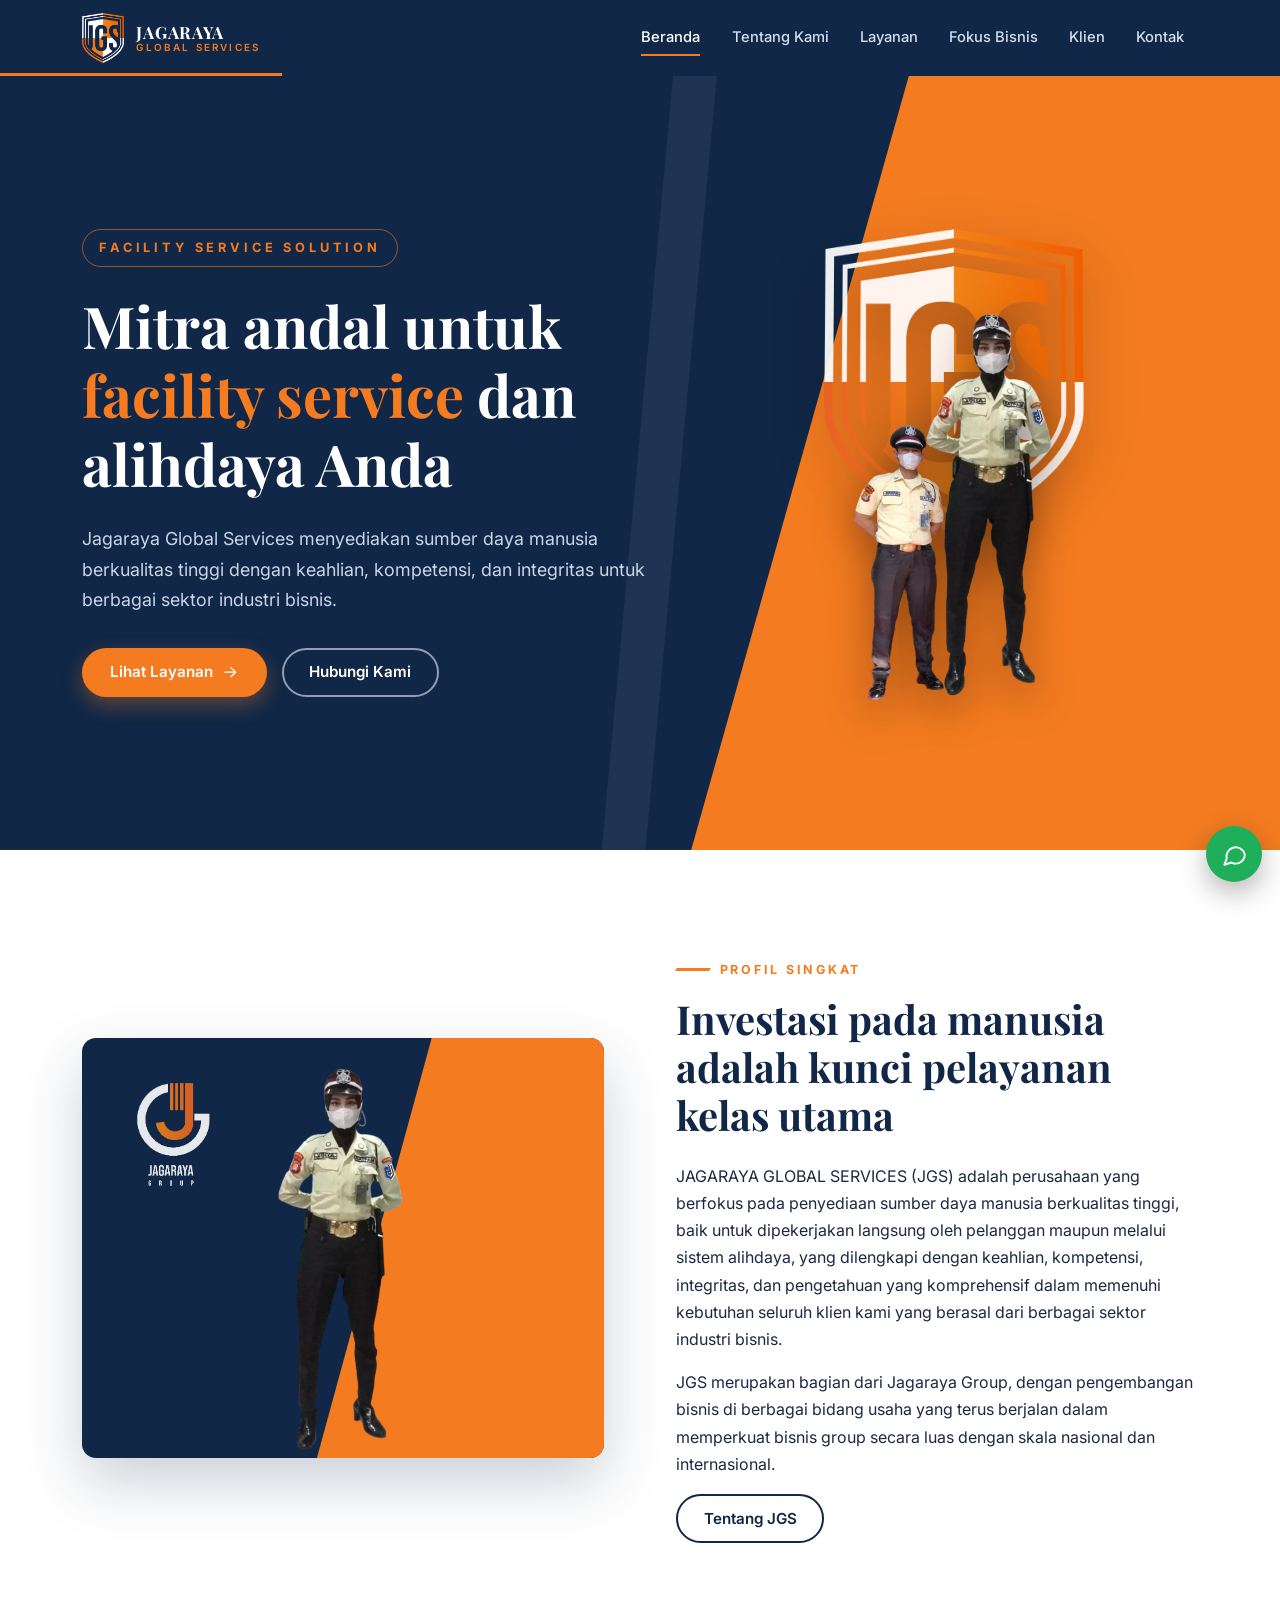
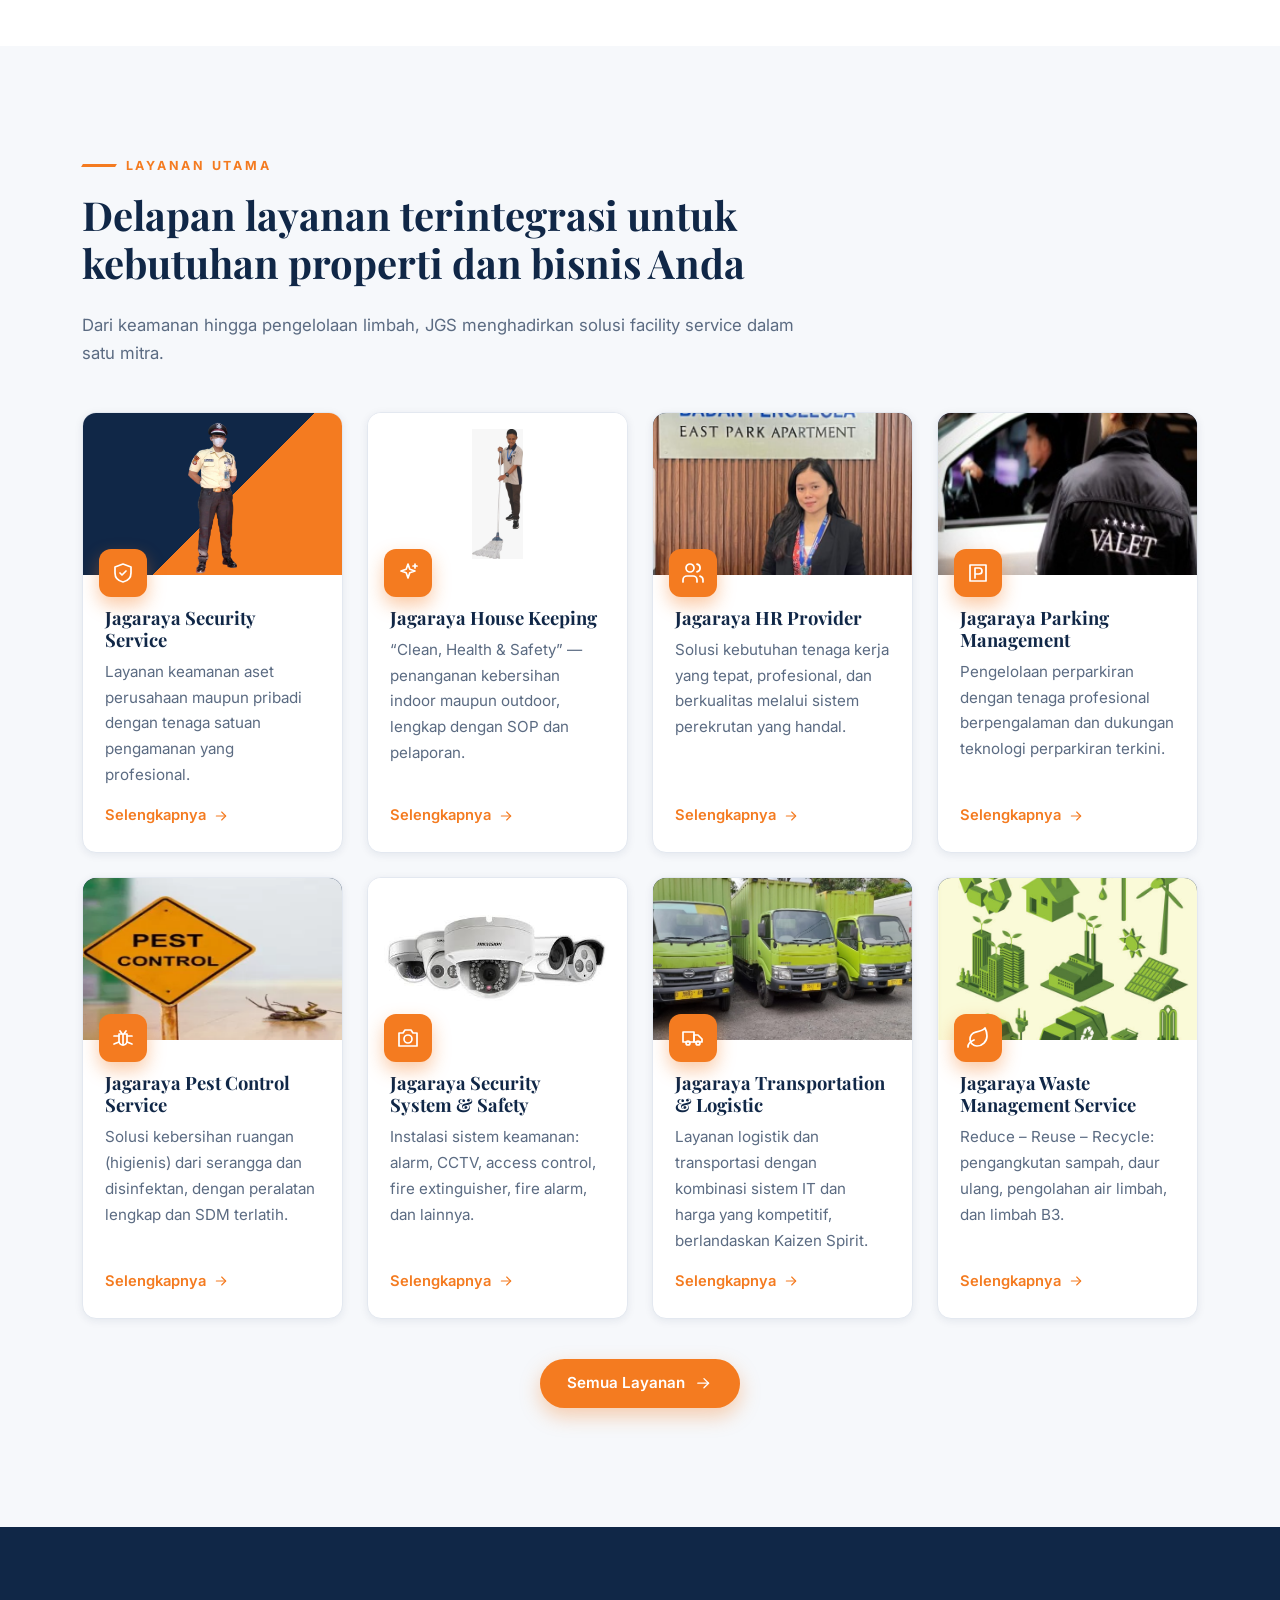
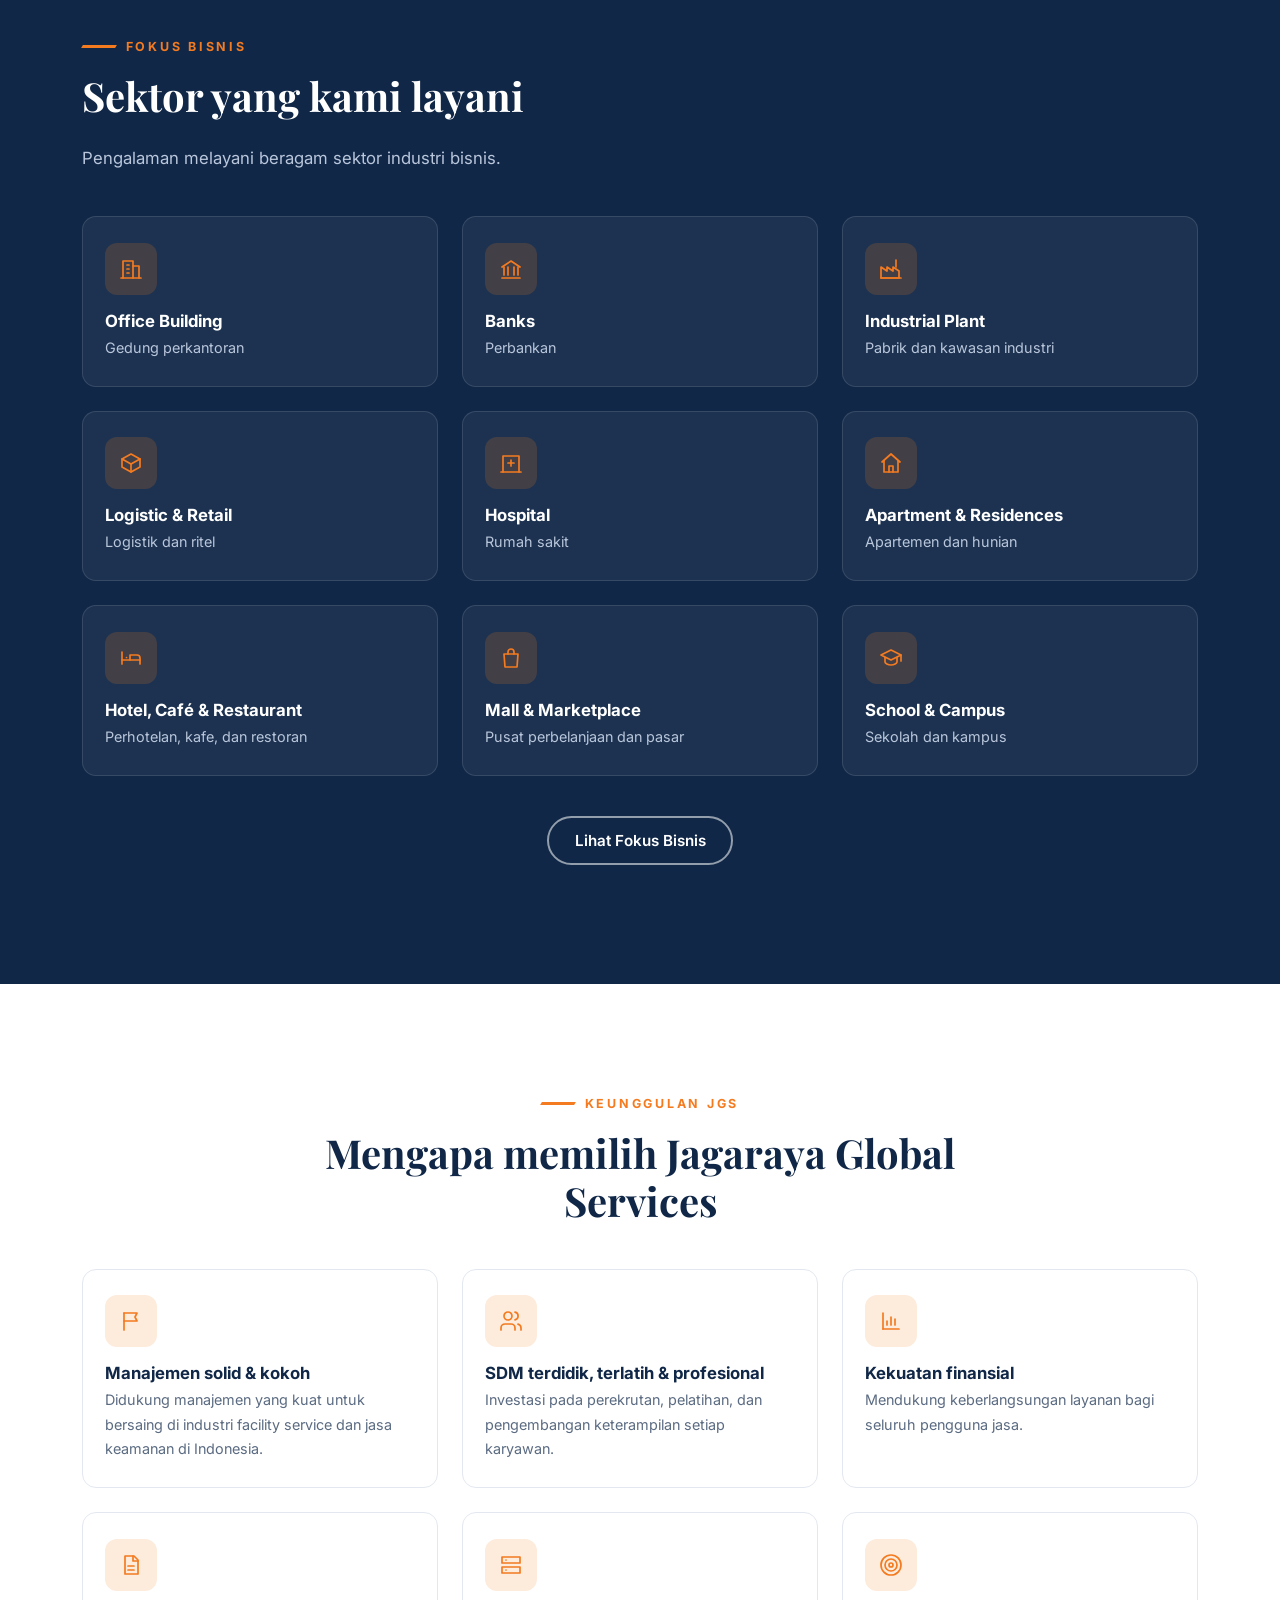
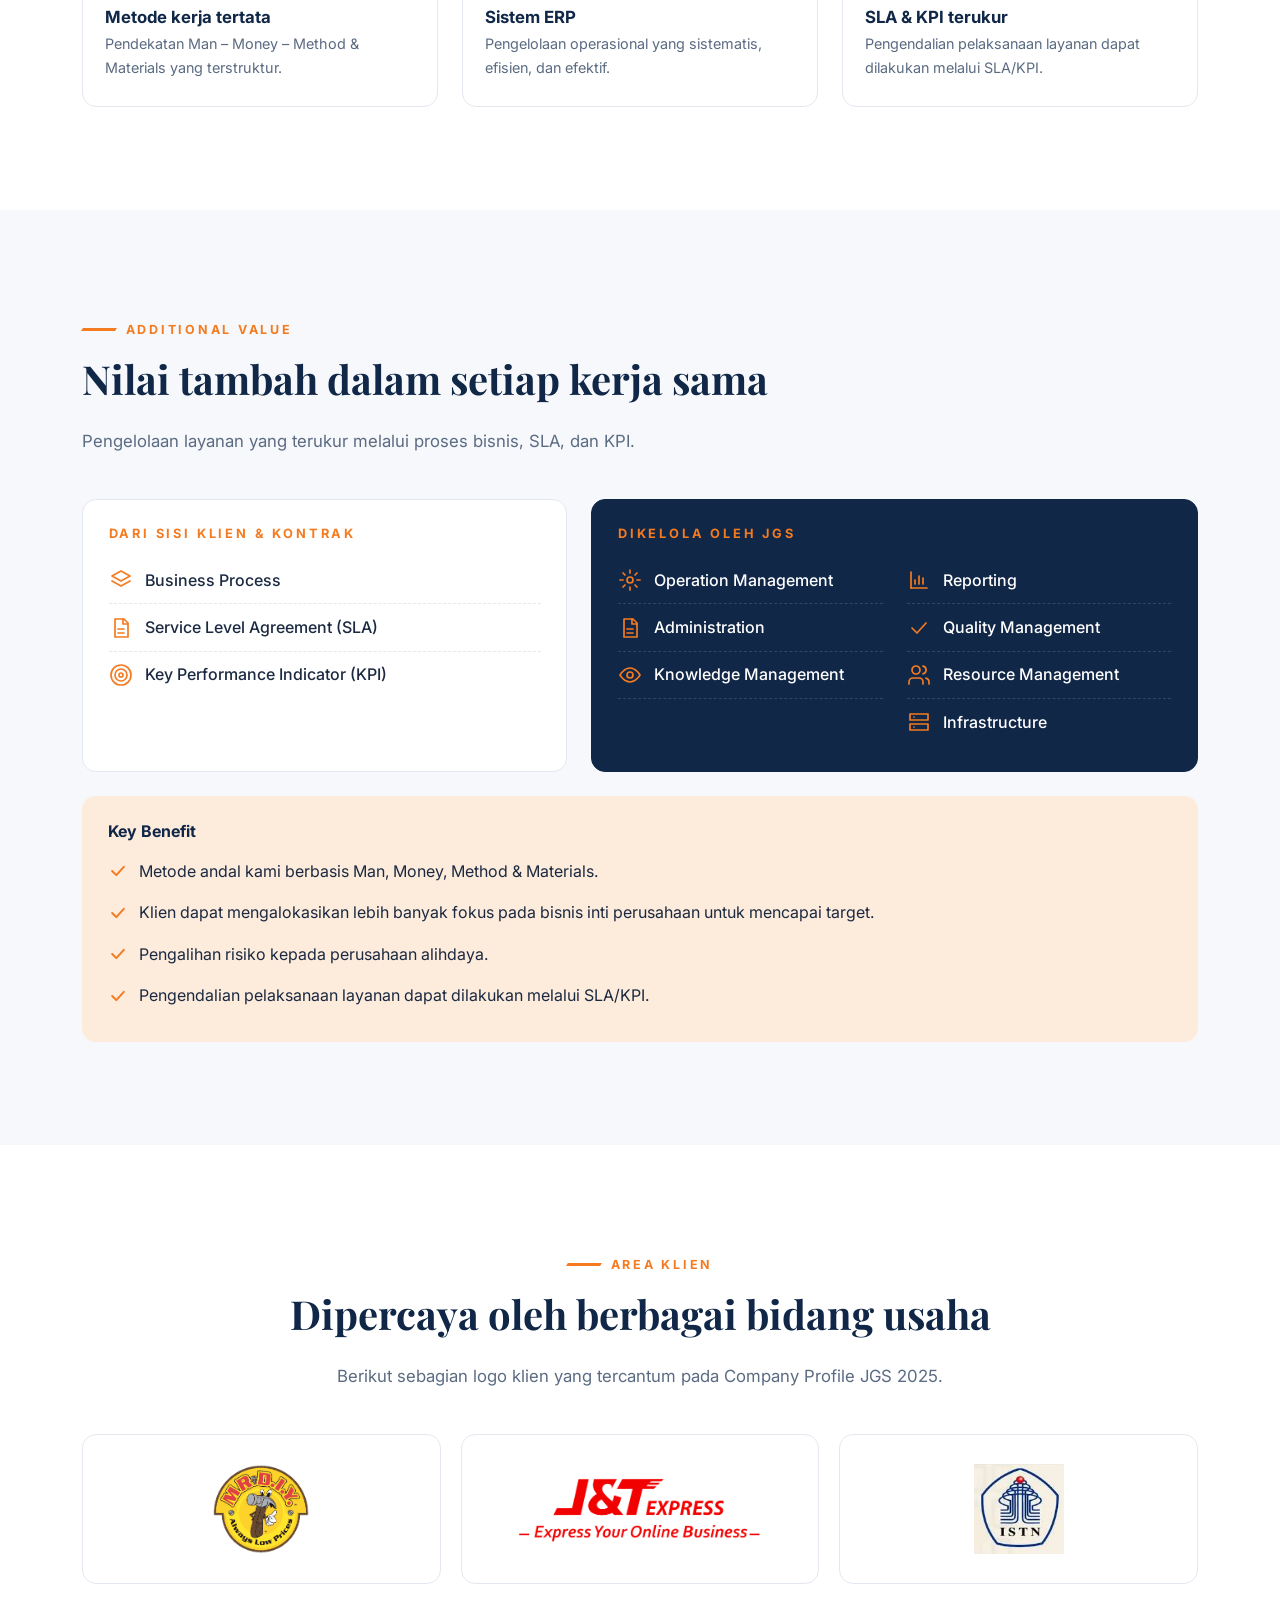
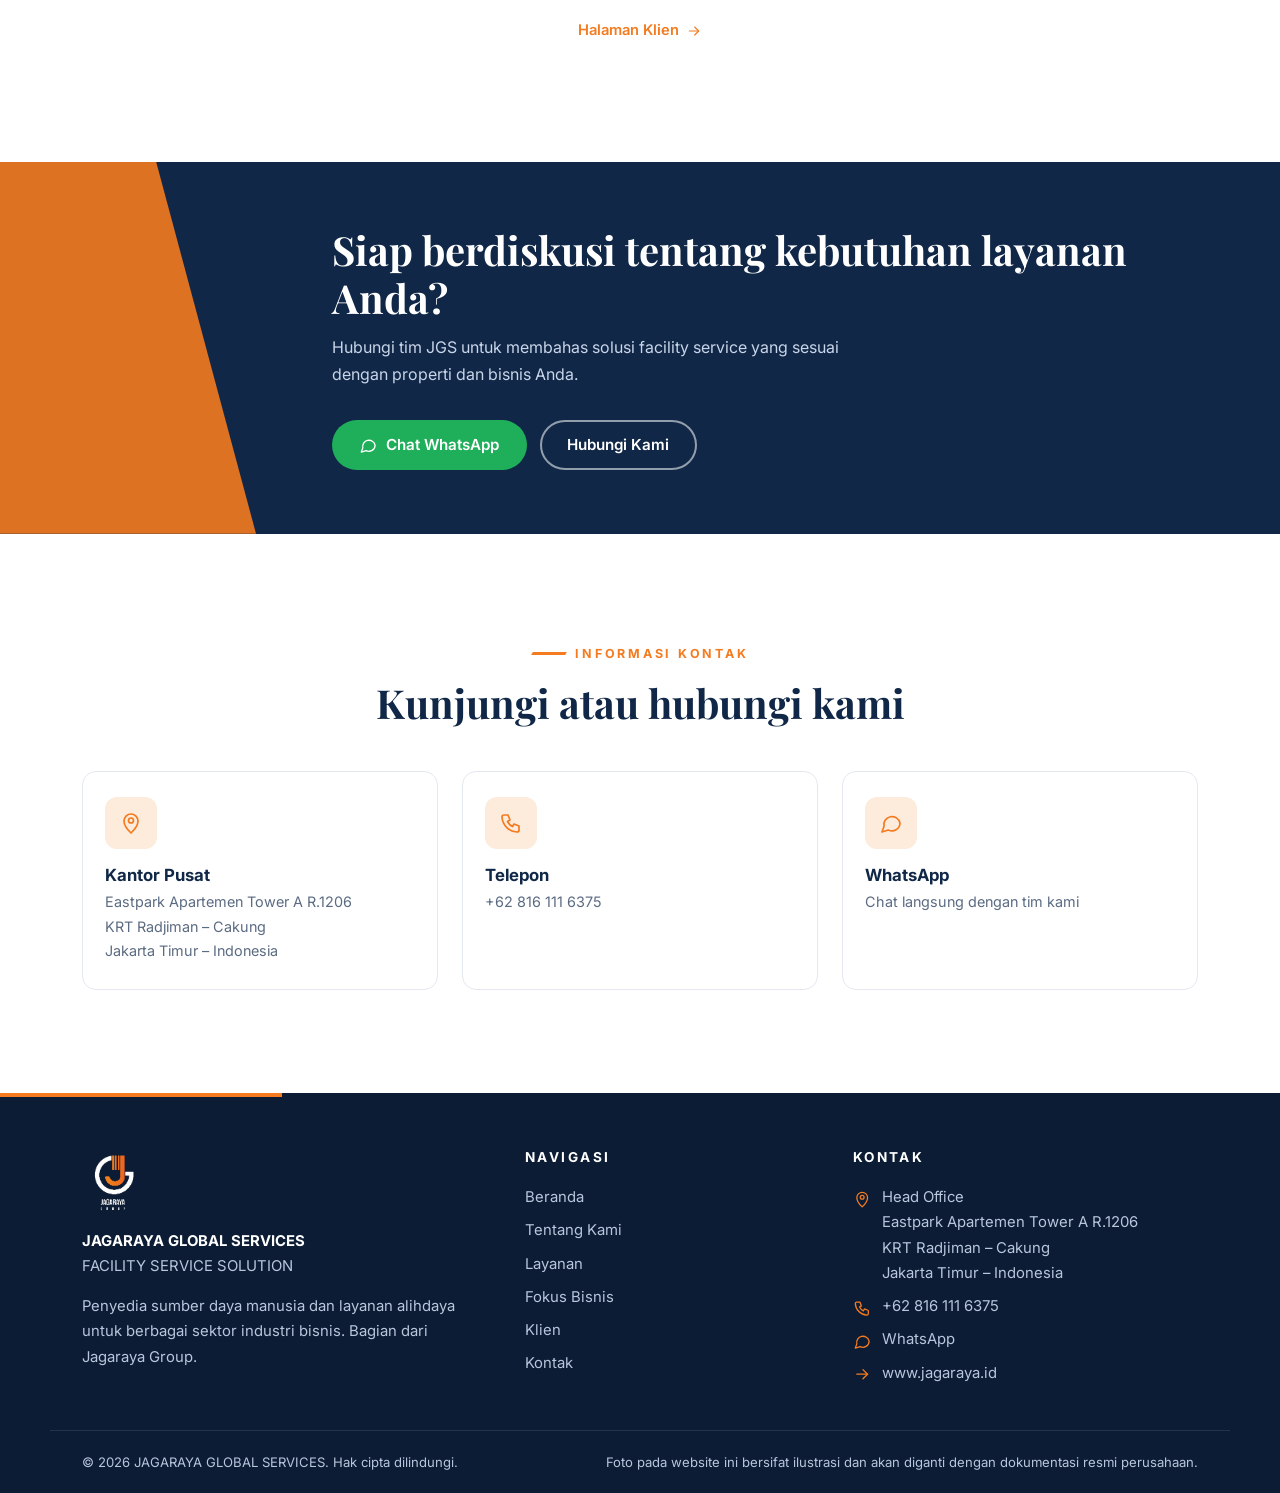
<file: public/index.html>
<!DOCTYPE html>
<html lang="id">
<head>
<meta charset="utf-8">
<meta name="viewport" content="width=device-width, initial-scale=1">
<title>Jagaraya Global Services (JGS) | Facility Service Solution</title>
<meta name="description" content="Jagaraya Global Services (JGS) - Facility Service Solution. Layanan security, house keeping, HR provider, parking, pest control, security system &amp; safety, transportation &amp; logistic, dan waste management.">
<link rel="canonical" href="https://www.jagaraya.id/">
<meta name="theme-color" content="#102747">
<meta property="og:type" content="website">
<meta property="og:title" content="Jagaraya Global Services (JGS) | Facility Service Solution">
<meta property="og:description" content="Jagaraya Global Services (JGS) - Facility Service Solution. Layanan security, house keeping, HR provider, parking, pest control, security system &amp; safety, transportation &amp; logistic, dan waste management.">
<meta property="og:url" content="https://www.jagaraya.id/">
<meta property="og:image" content="https://www.jagaraya.id/assets/images/logo/jgs-shield.png">
<link rel="icon" type="image/png" href="assets/images/logo/favicon.png">
<link rel="preconnect" href="https://fonts.googleapis.com">
<link rel="preconnect" href="https://fonts.gstatic.com" crossorigin>
<link href="https://fonts.googleapis.com/css2?family=Inter:wght@400;500;600;700&amp;family=Playfair+Display:wght@600;700&amp;display=swap" rel="stylesheet">
<link rel="stylesheet" href="assets/css/tokens.css">
<link rel="stylesheet" href="assets/css/base.css">
<link rel="stylesheet" href="assets/css/components.css">
<link rel="stylesheet" href="assets/css/pages.css">
</head>
<body>
<a class="skip-link" href="#main">Lewati ke konten</a>
<header class="site-header">
  <div class="container header-inner">
    <a class="brand" href="index.html" aria-label="JGS - Beranda">
      <img src="assets/images/logo/jgs-shield.png" alt="Logo Jagaraya Global Services" loading="eager" width="50" height="59">
      <span class="brand-text"><strong>JAGARAYA</strong><span>GLOBAL SERVICES</span></span>
    </a>
    <button class="nav-toggle" type="button" aria-label="Buka menu" aria-expanded="false" aria-controls="nav"><span></span></button>
    <nav class="nav" id="nav" aria-label="Navigasi utama"><a href="index.html" aria-current="page">Beranda</a><a href="about.html">Tentang Kami</a><a href="services.html">Layanan</a><a href="business-focus.html">Fokus Bisnis</a><a href="clients.html">Klien</a><a href="contact.html">Kontak</a></nav>
  </div>
</header>
<main id="main">

<section class="hero" aria-labelledby="hero-title">
  <div class="container hero-inner">
    <div>
      <span class="hero-tag">FACILITY SERVICE SOLUTION</span>
      <h1 id="hero-title">Mitra andal untuk <em>facility service</em> dan alihdaya Anda</h1>
      <p class="lead">Jagaraya Global Services menyediakan sumber daya manusia berkualitas tinggi dengan keahlian, kompetensi, dan integritas untuk berbagai sektor industri bisnis.</p>
      <div class="hero-actions">
        <a class="btn btn--primary" href="services.html">Lihat Layanan <svg class="icon" viewBox="0 0 24 24" aria-hidden="true"><path d="M5 12h14"/><path d="M13 6l6 6-6 6"/></svg></a>
        <a class="btn btn--ghost" href="contact.html">Hubungi Kami</a>
      </div>
    </div>
    <div class="hero-visual" aria-hidden="true">
      <img class="shield" src="assets/images/logo/jgs-shield.png" alt="" loading="eager">
      <img class="person" src="assets/images/general/guard-2.png" alt="" loading="eager">
      <img class="person person--2" src="assets/images/general/guard-1.png" alt="" loading="eager">
    </div>
  </div>
</section>

<section class="section" aria-labelledby="profil-title">
  <div class="container split">
    <div class="split-media reveal">
      <img class="logo-bg" src="assets/images/logo/jagaraya-group.png" alt="Jagaraya Group" loading="lazy">
      <img src="assets/images/general/guard-1.png" alt="Ilustrasi petugas keamanan" loading="lazy">
    </div>
    <div class="reveal">
      <span class="eyebrow">Profil Singkat</span>
      <h2 id="profil-title">Investasi pada manusia adalah kunci pelayanan kelas utama</h2>
      <p>JAGARAYA GLOBAL SERVICES (JGS) adalah perusahaan yang berfokus pada penyediaan sumber daya manusia berkualitas tinggi, baik untuk dipekerjakan langsung oleh pelanggan maupun melalui sistem alihdaya, yang dilengkapi dengan keahlian, kompetensi, integritas, dan pengetahuan yang komprehensif dalam memenuhi kebutuhan seluruh klien kami yang berasal dari berbagai sektor industri bisnis.</p>
      <p>JGS merupakan bagian dari Jagaraya Group, dengan pengembangan bisnis di berbagai bidang usaha yang terus berjalan dalam memperkuat bisnis group secara luas dengan skala nasional dan internasional.</p>
      <a class="btn btn--outline" href="about.html">Tentang JGS</a>
    </div>
  </div>
</section>

<section class="section section--surface" aria-labelledby="layanan-title">
  <div class="container">
    <div class="section-head reveal"><span class="eyebrow">Layanan Utama</span><h2 id="layanan-title">Delapan layanan terintegrasi untuk kebutuhan properti dan bisnis Anda</h2><p>Dari keamanan hingga pengelolaan limbah, JGS menghadirkan solusi facility service dalam satu mitra.</p></div>
    <div class="grid grid--4"><article class="card reveal">
  <div class="card-media card-media--cutout"><div class="clip"><img src="assets/images/general/guard-2.png" alt="Jagaraya Security Service" loading="lazy"></div><span class="card-icon"><svg class="icon" viewBox="0 0 24 24" aria-hidden="true"><path d="M12 3l8 3v6c0 5-3.5 8-8 9-4.5-1-8-4-8-9V6z"/><path d="M9 12l2 2 4-4"/></svg></span></div>
  <div class="card-body">
    <h3>Jagaraya Security Service</h3>
    <p>Layanan keamanan aset perusahaan maupun pribadi dengan tenaga satuan pengamanan yang profesional.</p>
    <a class="link-arrow" href="services.html#security">Selengkapnya <svg class="icon" viewBox="0 0 24 24" aria-hidden="true"><path d="M5 12h14"/><path d="M13 6l6 6-6 6"/></svg></a>
  </div>
</article><article class="card reveal">
  <div class="card-media card-media--contain"><div class="clip"><img src="assets/images/general/housekeeping.jpg" alt="Jagaraya House Keeping" loading="lazy"></div><span class="card-icon"><svg class="icon" viewBox="0 0 24 24" aria-hidden="true"><path d="M12 3l1.8 5.2L19 10l-5.2 1.8L12 17l-1.8-5.2L5 10l5.2-1.8z"/><path d="M19 3v4"/><path d="M17 5h4"/></svg></span></div>
  <div class="card-body">
    <h3>Jagaraya House Keeping</h3>
    <p>“Clean, Health &amp; Safety” — penanganan kebersihan indoor maupun outdoor, lengkap dengan SOP dan pelaporan.</p>
    <a class="link-arrow" href="services.html#housekeeping">Selengkapnya <svg class="icon" viewBox="0 0 24 24" aria-hidden="true"><path d="M5 12h14"/><path d="M13 6l6 6-6 6"/></svg></a>
  </div>
</article><article class="card reveal">
  <div class="card-media"><div class="clip"><img src="assets/images/services/hr-reception.jpg" alt="Jagaraya HR Provider" loading="lazy"></div><span class="card-icon"><svg class="icon" viewBox="0 0 24 24" aria-hidden="true"><path d="M16 21v-2a4 4 0 0 0-4-4H6a4 4 0 0 0-4 4v2"/><path d="M9 11a4 4 0 1 0 0-8 4 4 0 0 0 0 8z"/><path d="M22 21v-2a4 4 0 0 0-3-3.9"/><path d="M16 3.1a4 4 0 0 1 0 7.8"/></svg></span></div>
  <div class="card-body">
    <h3>Jagaraya HR Provider</h3>
    <p>Solusi kebutuhan tenaga kerja yang tepat, profesional, dan berkualitas melalui sistem perekrutan yang handal.</p>
    <a class="link-arrow" href="services.html#hr">Selengkapnya <svg class="icon" viewBox="0 0 24 24" aria-hidden="true"><path d="M5 12h14"/><path d="M13 6l6 6-6 6"/></svg></a>
  </div>
</article><article class="card reveal">
  <div class="card-media"><div class="clip"><img src="assets/images/services/parking-valet.jpeg" alt="Jagaraya Parking Management" loading="lazy"></div><span class="card-icon"><svg class="icon" viewBox="0 0 24 24" aria-hidden="true"><path d="M4 4h16v16H4z"/><path d="M9 17V7h4a3 3 0 0 1 0 6H9"/></svg></span></div>
  <div class="card-body">
    <h3>Jagaraya Parking Management</h3>
    <p>Pengelolaan perparkiran dengan tenaga profesional berpengalaman dan dukungan teknologi perparkiran terkini.</p>
    <a class="link-arrow" href="services.html#parking">Selengkapnya <svg class="icon" viewBox="0 0 24 24" aria-hidden="true"><path d="M5 12h14"/><path d="M13 6l6 6-6 6"/></svg></a>
  </div>
</article><article class="card reveal">
  <div class="card-media"><div class="clip"><img src="assets/images/services/pest-control.png" alt="Jagaraya Pest Control Service" loading="lazy"></div><span class="card-icon"><svg class="icon" viewBox="0 0 24 24" aria-hidden="true"><path d="M8 8h8v7a4 4 0 0 1-8 0z"/><path d="M9 5l1.5 2"/><path d="M15 5l-1.5 2"/><path d="M3 10h5"/><path d="M16 10h5"/><path d="M3 18l5-2"/><path d="M21 18l-5-2"/><path d="M12 8v11"/></svg></span></div>
  <div class="card-body">
    <h3>Jagaraya Pest Control Service</h3>
    <p>Solusi kebersihan ruangan (higienis) dari serangga dan disinfektan, dengan peralatan lengkap dan SDM terlatih.</p>
    <a class="link-arrow" href="services.html#pest">Selengkapnya <svg class="icon" viewBox="0 0 24 24" aria-hidden="true"><path d="M5 12h14"/><path d="M13 6l6 6-6 6"/></svg></a>
  </div>
</article><article class="card reveal">
  <div class="card-media card-media--contain"><div class="clip"><img src="assets/images/services/cctv.jpeg" alt="Jagaraya Security System &amp; Safety" loading="lazy"></div><span class="card-icon"><svg class="icon" viewBox="0 0 24 24" aria-hidden="true"><path d="M3 7h4l2-3h6l2 3h4v13H3z"/><path d="M12 17a4 4 0 1 0 0-8 4 4 0 0 0 0 8z"/></svg></span></div>
  <div class="card-body">
    <h3>Jagaraya Security System &amp; Safety</h3>
    <p>Instalasi sistem keamanan: alarm, CCTV, access control, fire extinguisher, fire alarm, dan lainnya.</p>
    <a class="link-arrow" href="services.html#safety">Selengkapnya <svg class="icon" viewBox="0 0 24 24" aria-hidden="true"><path d="M5 12h14"/><path d="M13 6l6 6-6 6"/></svg></a>
  </div>
</article><article class="card reveal">
  <div class="card-media"><div class="clip"><img src="assets/images/services/transport-2.jpeg" alt="Jagaraya Transportation &amp; Logistic" loading="lazy"></div><span class="card-icon"><svg class="icon" viewBox="0 0 24 24" aria-hidden="true"><path d="M2 6h11v10H2z"/><path d="M13 9h4l4 4v3h-8z"/><path d="M7 19a2 2 0 1 0 0-4 2 2 0 0 0 0 4z"/><path d="M17 19a2 2 0 1 0 0-4 2 2 0 0 0 0 4z"/></svg></span></div>
  <div class="card-body">
    <h3>Jagaraya Transportation &amp; Logistic</h3>
    <p>Layanan logistik dan transportasi dengan kombinasi sistem IT dan harga yang kompetitif, berlandaskan Kaizen Spirit.</p>
    <a class="link-arrow" href="services.html#transport">Selengkapnya <svg class="icon" viewBox="0 0 24 24" aria-hidden="true"><path d="M5 12h14"/><path d="M13 6l6 6-6 6"/></svg></a>
  </div>
</article><article class="card reveal">
  <div class="card-media"><div class="clip"><img src="assets/images/services/waste-icons.jpeg" alt="Jagaraya Waste Management Service" loading="lazy"></div><span class="card-icon"><svg class="icon" viewBox="0 0 24 24" aria-hidden="true"><path d="M11 20A7 7 0 0 1 9.8 6.1C15.5 5 17 4.5 19 2c1 2 2 4.2 2 8 0 5.5-4.8 10-10 10z"/><path d="M2 21c0-3 1.9-5.5 6-7"/></svg></span></div>
  <div class="card-body">
    <h3>Jagaraya Waste Management Service</h3>
    <p>Reduce – Reuse – Recycle: pengangkutan sampah, daur ulang, pengolahan air limbah, dan limbah B3.</p>
    <a class="link-arrow" href="services.html#waste">Selengkapnya <svg class="icon" viewBox="0 0 24 24" aria-hidden="true"><path d="M5 12h14"/><path d="M13 6l6 6-6 6"/></svg></a>
  </div>
</article></div>
    <p style="text-align:center;margin-top:2.5rem"><a class="btn btn--primary" href="services.html">Semua Layanan <svg class="icon" viewBox="0 0 24 24" aria-hidden="true"><path d="M5 12h14"/><path d="M13 6l6 6-6 6"/></svg></a></p>
  </div>
</section>

<section class="section section--navy" aria-labelledby="sektor-title">
  <div class="container">
    <div class="section-head reveal"><span class="eyebrow">Fokus Bisnis</span><h2 id="sektor-title">Sektor yang kami layani</h2><p>Pengalaman melayani beragam sektor industri bisnis.</p></div>
    <div class="grid grid--3 sectors-dark"><div class="tile tile--dark reveal"><div class="tile-icon"><svg class="icon" viewBox="0 0 24 24" aria-hidden="true"><path d="M4 21V4h10v17"/><path d="M14 9h6v12"/><path d="M8 8h2"/><path d="M8 12h2"/><path d="M8 16h2"/><path d="M2 21h20"/></svg></div><h3>Office Building</h3><p>Gedung perkantoran</p></div><div class="tile tile--dark reveal"><div class="tile-icon"><svg class="icon" viewBox="0 0 24 24" aria-hidden="true"><path d="M3 10l9-6 9 6"/><path d="M5 10v8"/><path d="M9 10v8"/><path d="M15 10v8"/><path d="M19 10v8"/><path d="M3 21h18"/></svg></div><h3>Banks</h3><p>Perbankan</p></div><div class="tile tile--dark reveal"><div class="tile-icon"><svg class="icon" viewBox="0 0 24 24" aria-hidden="true"><path d="M2 21V10l6 4v-4l6 4v-4l6 4v7z"/><path d="M17 3v7"/><path d="M2 21h20"/></svg></div><h3>Industrial Plant</h3><p>Pabrik dan kawasan industri</p></div><div class="tile tile--dark reveal"><div class="tile-icon"><svg class="icon" viewBox="0 0 24 24" aria-hidden="true"><path d="M21 8l-9-5-9 5v8l9 5 9-5z"/><path d="M3 8l9 5 9-5"/><path d="M12 13v8"/></svg></div><h3>Logistic &amp; Retail</h3><p>Logistik dan ritel</p></div><div class="tile tile--dark reveal"><div class="tile-icon"><svg class="icon" viewBox="0 0 24 24" aria-hidden="true"><path d="M4 21V5h16v16"/><path d="M12 9v6"/><path d="M9 12h6"/><path d="M2 21h20"/></svg></div><h3>Hospital</h3><p>Rumah sakit</p></div><div class="tile tile--dark reveal"><div class="tile-icon"><svg class="icon" viewBox="0 0 24 24" aria-hidden="true"><path d="M3 11l9-8 9 8"/><path d="M5 10v11h14V10"/><path d="M10 21v-6h4v6"/></svg></div><h3>Apartment &amp; Residences</h3><p>Apartemen dan hunian</p></div><div class="tile tile--dark reveal"><div class="tile-icon"><svg class="icon" viewBox="0 0 24 24" aria-hidden="true"><path d="M3 18V6"/><path d="M3 14h18v4"/><path d="M21 14v-2a3 3 0 0 0-3-3h-7v5"/><path d="M7.5 11.5h.01"/></svg></div><h3>Hotel, Café &amp; Restaurant</h3><p>Perhotelan, kafe, dan restoran</p></div><div class="tile tile--dark reveal"><div class="tile-icon"><svg class="icon" viewBox="0 0 24 24" aria-hidden="true"><path d="M5 8h14l-1 13H6z"/><path d="M9 8V6a3 3 0 0 1 6 0v2"/></svg></div><h3>Mall &amp; Marketplace</h3><p>Pusat perbelanjaan dan pasar</p></div><div class="tile tile--dark reveal"><div class="tile-icon"><svg class="icon" viewBox="0 0 24 24" aria-hidden="true"><path d="M2 9l10-5 10 5-10 5z"/><path d="M6 11.5V16c0 1.5 3 3 6 3s6-1.5 6-3v-4.5"/><path d="M22 9v6"/></svg></div><h3>School &amp; Campus</h3><p>Sekolah dan kampus</p></div></div>
    <p style="text-align:center;margin-top:2.5rem"><a class="btn btn--ghost" href="business-focus.html">Lihat Fokus Bisnis</a></p>
  </div>
</section>

<section class="section" aria-labelledby="keunggulan-title">
  <div class="container">
    <div class="section-head section-head--center reveal"><span class="eyebrow">Keunggulan JGS</span><h2 id="keunggulan-title">Mengapa memilih Jagaraya Global Services</h2></div>
    <div class="grid grid--3 why-grid"><div class="tile reveal"><div class="tile-icon"><svg class="icon" viewBox="0 0 24 24" aria-hidden="true"><path d="M5 21V4"/><path d="M5 4h13l-2 4 2 4H5"/></svg></div><h3>Manajemen solid &amp; kokoh</h3><p>Didukung manajemen yang kuat untuk bersaing di industri facility service dan jasa keamanan di Indonesia.</p></div><div class="tile reveal"><div class="tile-icon"><svg class="icon" viewBox="0 0 24 24" aria-hidden="true"><path d="M16 21v-2a4 4 0 0 0-4-4H6a4 4 0 0 0-4 4v2"/><path d="M9 11a4 4 0 1 0 0-8 4 4 0 0 0 0 8z"/><path d="M22 21v-2a4 4 0 0 0-3-3.9"/><path d="M16 3.1a4 4 0 0 1 0 7.8"/></svg></div><h3>SDM terdidik, terlatih &amp; profesional</h3><p>Investasi pada perekrutan, pelatihan, dan pengembangan keterampilan setiap karyawan.</p></div><div class="tile reveal"><div class="tile-icon"><svg class="icon" viewBox="0 0 24 24" aria-hidden="true"><path d="M4 20V4"/><path d="M4 20h16"/><path d="M8 16v-4"/><path d="M12 16V8"/><path d="M16 16v-6"/></svg></div><h3>Kekuatan finansial</h3><p>Mendukung keberlangsungan layanan bagi seluruh pengguna jasa.</p></div><div class="tile reveal"><div class="tile-icon"><svg class="icon" viewBox="0 0 24 24" aria-hidden="true"><path d="M6 3h9l4 4v14H6z"/><path d="M14 3v5h5"/><path d="M9 13h6"/><path d="M9 17h6"/></svg></div><h3>Metode kerja tertata</h3><p>Pendekatan Man – Money – Method &amp; Materials yang terstruktur.</p></div><div class="tile reveal"><div class="tile-icon"><svg class="icon" viewBox="0 0 24 24" aria-hidden="true"><path d="M3 4h18v6H3z"/><path d="M3 14h18v6H3z"/><path d="M7 7h.01"/><path d="M7 17h.01"/></svg></div><h3>Sistem ERP</h3><p>Pengelolaan operasional yang sistematis, efisien, dan efektif.</p></div><div class="tile reveal"><div class="tile-icon"><svg class="icon" viewBox="0 0 24 24" aria-hidden="true"><path d="M12 22a10 10 0 1 0 0-20 10 10 0 0 0 0 20z"/><path d="M12 18a6 6 0 1 0 0-12 6 6 0 0 0 0 12z"/><path d="M12 14a2 2 0 1 0 0-4 2 2 0 0 0 0 4z"/></svg></div><h3>SLA &amp; KPI terukur</h3><p>Pengendalian pelaksanaan layanan dapat dilakukan melalui SLA/KPI.</p></div></div>
  </div>
</section>

<section class="section section--surface" aria-labelledby="addval-title">
  <div class="container">
    <div class="section-head reveal"><span class="eyebrow">Additional Value</span><h2 id="addval-title">Nilai tambah dalam setiap kerja sama</h2><p>Pengelolaan layanan yang terukur melalui proses bisnis, SLA, dan KPI.</p></div>
    <div class="addval reveal">
  <div class="addval-col"><h3>Dari sisi Klien &amp; Kontrak</h3><ul><li><svg class="icon" viewBox="0 0 24 24" aria-hidden="true"><path d="M12 3l9 5-9 5-9-5z"/><path d="M3 13l9 5 9-5"/></svg><span>Business Process</span></li><li><svg class="icon" viewBox="0 0 24 24" aria-hidden="true"><path d="M6 3h9l4 4v14H6z"/><path d="M14 3v5h5"/><path d="M9 13h6"/><path d="M9 17h6"/></svg><span>Service Level Agreement (SLA)</span></li><li><svg class="icon" viewBox="0 0 24 24" aria-hidden="true"><path d="M12 22a10 10 0 1 0 0-20 10 10 0 0 0 0 20z"/><path d="M12 18a6 6 0 1 0 0-12 6 6 0 0 0 0 12z"/><path d="M12 14a2 2 0 1 0 0-4 2 2 0 0 0 0 4z"/></svg><span>Key Performance Indicator (KPI)</span></li></ul></div>
  <div class="addval-col addval-col--dark"><h3>Dikelola oleh JGS</h3><ul class="addval-cols2"><li><svg class="icon" viewBox="0 0 24 24" aria-hidden="true"><path d="M12 15a3 3 0 1 0 0-6 3 3 0 0 0 0 6z"/><path d="M12 2v3"/><path d="M12 19v3"/><path d="M2 12h3"/><path d="M19 12h3"/><path d="M5 5l2 2"/><path d="M17 17l2 2"/><path d="M19 5l-2 2"/><path d="M7 17l-2 2"/></svg><span>Operation Management</span></li><li><svg class="icon" viewBox="0 0 24 24" aria-hidden="true"><path d="M6 3h9l4 4v14H6z"/><path d="M14 3v5h5"/><path d="M9 13h6"/><path d="M9 17h6"/></svg><span>Administration</span></li><li><svg class="icon" viewBox="0 0 24 24" aria-hidden="true"><path d="M2 12s4-7 10-7 10 7 10 7-4 7-10 7S2 12 2 12z"/><path d="M12 15a3 3 0 1 0 0-6 3 3 0 0 0 0 6z"/></svg><span>Knowledge Management</span></li><li><svg class="icon" viewBox="0 0 24 24" aria-hidden="true"><path d="M4 20V4"/><path d="M4 20h16"/><path d="M8 16v-4"/><path d="M12 16V8"/><path d="M16 16v-6"/></svg><span>Reporting</span></li><li><svg class="icon" viewBox="0 0 24 24" aria-hidden="true"><path d="M5 12l5 5 9-10"/></svg><span>Quality Management</span></li><li><svg class="icon" viewBox="0 0 24 24" aria-hidden="true"><path d="M16 21v-2a4 4 0 0 0-4-4H6a4 4 0 0 0-4 4v2"/><path d="M9 11a4 4 0 1 0 0-8 4 4 0 0 0 0 8z"/><path d="M22 21v-2a4 4 0 0 0-3-3.9"/><path d="M16 3.1a4 4 0 0 1 0 7.8"/></svg><span>Resource Management</span></li><li><svg class="icon" viewBox="0 0 24 24" aria-hidden="true"><path d="M3 4h18v6H3z"/><path d="M3 14h18v6H3z"/><path d="M7 7h.01"/><path d="M7 17h.01"/></svg><span>Infrastructure</span></li></ul></div>
</div>
<div class="keybenefit reveal"><h3>Key Benefit</h3><ul class="check-list"><li><svg class="icon" viewBox="0 0 24 24" aria-hidden="true"><path d="M5 12l5 5 9-10"/></svg><span>Metode andal kami berbasis Man, Money, Method &amp; Materials.</span></li><li><svg class="icon" viewBox="0 0 24 24" aria-hidden="true"><path d="M5 12l5 5 9-10"/></svg><span>Klien dapat mengalokasikan lebih banyak fokus pada bisnis inti perusahaan untuk mencapai target.</span></li><li><svg class="icon" viewBox="0 0 24 24" aria-hidden="true"><path d="M5 12l5 5 9-10"/></svg><span>Pengalihan risiko kepada perusahaan alihdaya.</span></li><li><svg class="icon" viewBox="0 0 24 24" aria-hidden="true"><path d="M5 12l5 5 9-10"/></svg><span>Pengendalian pelaksanaan layanan dapat dilakukan melalui SLA/KPI.</span></li></ul></div>
  </div>
</section>

<section class="section" aria-labelledby="klien-title">
  <div class="container">
    <div class="section-head section-head--center reveal"><span class="eyebrow">Area Klien</span><h2 id="klien-title">Dipercaya oleh berbagai bidang usaha</h2><p>Berikut sebagian logo klien yang tercantum pada Company Profile JGS 2025.</p></div>
    <div class="logo-wall"><div class="logo-card reveal"><img src="assets/images/clients/mr-diy.png" alt="Logo Mr. D.I.Y" loading="lazy"></div><div class="logo-card reveal"><img src="assets/images/clients/jnt-express.png" alt="Logo J&amp;T Express" loading="lazy"></div><div class="logo-card reveal"><img src="assets/images/clients/istn.png" alt="Logo ISTN" loading="lazy"></div></div>
    <p style="text-align:center;margin-top:2rem"><a class="link-arrow" href="clients.html">Halaman Klien <svg class="icon" viewBox="0 0 24 24" aria-hidden="true"><path d="M5 12h14"/><path d="M13 6l6 6-6 6"/></svg></a></p>
  </div>
</section>

<section class="cta-band" aria-labelledby="cta-title">
  <div class="container cta-inner">
    <div>
      <h2 id="cta-title">Siap berdiskusi tentang kebutuhan layanan Anda?</h2>
      <p>Hubungi tim JGS untuk membahas solusi facility service yang sesuai dengan properti dan bisnis Anda.</p>
    </div>
    <div class="cta-actions">
      <a class="btn btn-wa btn--wa" href="https://wa.me/628161116375" target="_blank" rel="noopener"><svg class="icon" viewBox="0 0 24 24" aria-hidden="true"><path d="M21 12a8 8 0 0 1-11.7 7L3 21l2-5.5A8 8 0 1 1 21 12z"/></svg> Chat WhatsApp</a>
      <a class="btn btn--ghost" href="contact.html">Hubungi Kami</a>
    </div>
  </div>
</section>


<section class="section" aria-labelledby="kontak-title">
  <div class="container">
    <div class="section-head section-head--center reveal"><span class="eyebrow">Informasi Kontak</span><h2 id="kontak-title">Kunjungi atau hubungi kami</h2></div>
    <div class="grid grid--3">
      <div class="tile reveal"><div class="tile-icon"><svg class="icon" viewBox="0 0 24 24" aria-hidden="true"><path d="M12 22s7-6.5 7-12a7 7 0 0 0-14 0c0 5.5 7 12 7 12z"/><path d="M12 12a2.5 2.5 0 1 0 0-5 2.5 2.5 0 0 0 0 5z"/></svg></div><h3>Kantor Pusat</h3><p>Eastpark Apartemen Tower A R.1206<br>KRT Radjiman – Cakung<br>Jakarta Timur – Indonesia</p></div>
      <div class="tile reveal"><div class="tile-icon"><svg class="icon" viewBox="0 0 24 24" aria-hidden="true"><path d="M5 4h4l2 5-2.5 1.5a11 11 0 0 0 5 5L15 13l5 2v4a2 2 0 0 1-2 2A16 16 0 0 1 3 6a2 2 0 0 1 2-2z"/></svg></div><h3>Telepon</h3><p><a href="tel:+628161116375">+62 816 111 6375</a></p></div>
      <div class="tile reveal"><div class="tile-icon"><svg class="icon" viewBox="0 0 24 24" aria-hidden="true"><path d="M21 12a8 8 0 0 1-11.7 7L3 21l2-5.5A8 8 0 1 1 21 12z"/></svg></div><h3>WhatsApp</h3><p><a href="https://wa.me/628161116375" target="_blank" rel="noopener">Chat langsung dengan tim kami</a></p></div>
    </div>
  </div>
</section>
</main>
<footer class="site-footer">
  <div class="container footer-grid">
    <div class="footer-brand">
      <img src="assets/images/logo/jagaraya-group.png" alt="Logo Jagaraya Group" loading="lazy" width="64" height="64">
      <p><strong style="color:#fff">JAGARAYA GLOBAL SERVICES</strong><br>FACILITY SERVICE SOLUTION</p>
      <p>Penyedia sumber daya manusia dan layanan alihdaya untuk berbagai sektor industri bisnis. Bagian dari Jagaraya Group.</p>
    </div>
    <div>
      <h4>Navigasi</h4>
      <ul><li><a href="index.html">Beranda</a></li><li><a href="about.html">Tentang Kami</a></li><li><a href="services.html">Layanan</a></li><li><a href="business-focus.html">Fokus Bisnis</a></li><li><a href="clients.html">Klien</a></li><li><a href="contact.html">Kontak</a></li></ul>
    </div>
    <div>
      <h4>Kontak</h4>
      <ul class="footer-contact">
        <li><svg class="icon" viewBox="0 0 24 24" aria-hidden="true"><path d="M12 22s7-6.5 7-12a7 7 0 0 0-14 0c0 5.5 7 12 7 12z"/><path d="M12 12a2.5 2.5 0 1 0 0-5 2.5 2.5 0 0 0 0 5z"/></svg><span>Head Office<br>Eastpark Apartemen Tower A R.1206<br>KRT Radjiman – Cakung<br>Jakarta Timur – Indonesia</span></li>
        <li><svg class="icon" viewBox="0 0 24 24" aria-hidden="true"><path d="M5 4h4l2 5-2.5 1.5a11 11 0 0 0 5 5L15 13l5 2v4a2 2 0 0 1-2 2A16 16 0 0 1 3 6a2 2 0 0 1 2-2z"/></svg><a href="tel:+628161116375">+62 816 111 6375</a></li>
        <li><svg class="icon" viewBox="0 0 24 24" aria-hidden="true"><path d="M21 12a8 8 0 0 1-11.7 7L3 21l2-5.5A8 8 0 1 1 21 12z"/></svg><a href="https://wa.me/628161116375" target="_blank" rel="noopener">WhatsApp</a></li>
        <li><svg class="icon" viewBox="0 0 24 24" aria-hidden="true"><path d="M5 12h14"/><path d="M13 6l6 6-6 6"/></svg><a href="https://www.jagaraya.id">www.jagaraya.id</a></li>
      </ul>
    </div>
  </div>
  <div class="container footer-bottom">
    <span>&copy; <span id="year">2025</span> JAGARAYA GLOBAL SERVICES. Hak cipta dilindungi.</span>
    <span>Foto pada website ini bersifat ilustrasi dan akan diganti dengan dokumentasi resmi perusahaan.</span>
  </div>
</footer>
<a class="wa-float" href="https://wa.me/628161116375" target="_blank" rel="noopener" aria-label="Chat WhatsApp JGS"><svg class="icon" viewBox="0 0 24 24" aria-hidden="true"><path d="M21 12a8 8 0 0 1-11.7 7L3 21l2-5.5A8 8 0 1 1 21 12z"/></svg></a>
<script src="assets/js/components.js"></script>
<script src="assets/js/main.js"></script>
<script>document.getElementById("year").textContent = new Date().getFullYear();</script>
</body>
</html>
</file>
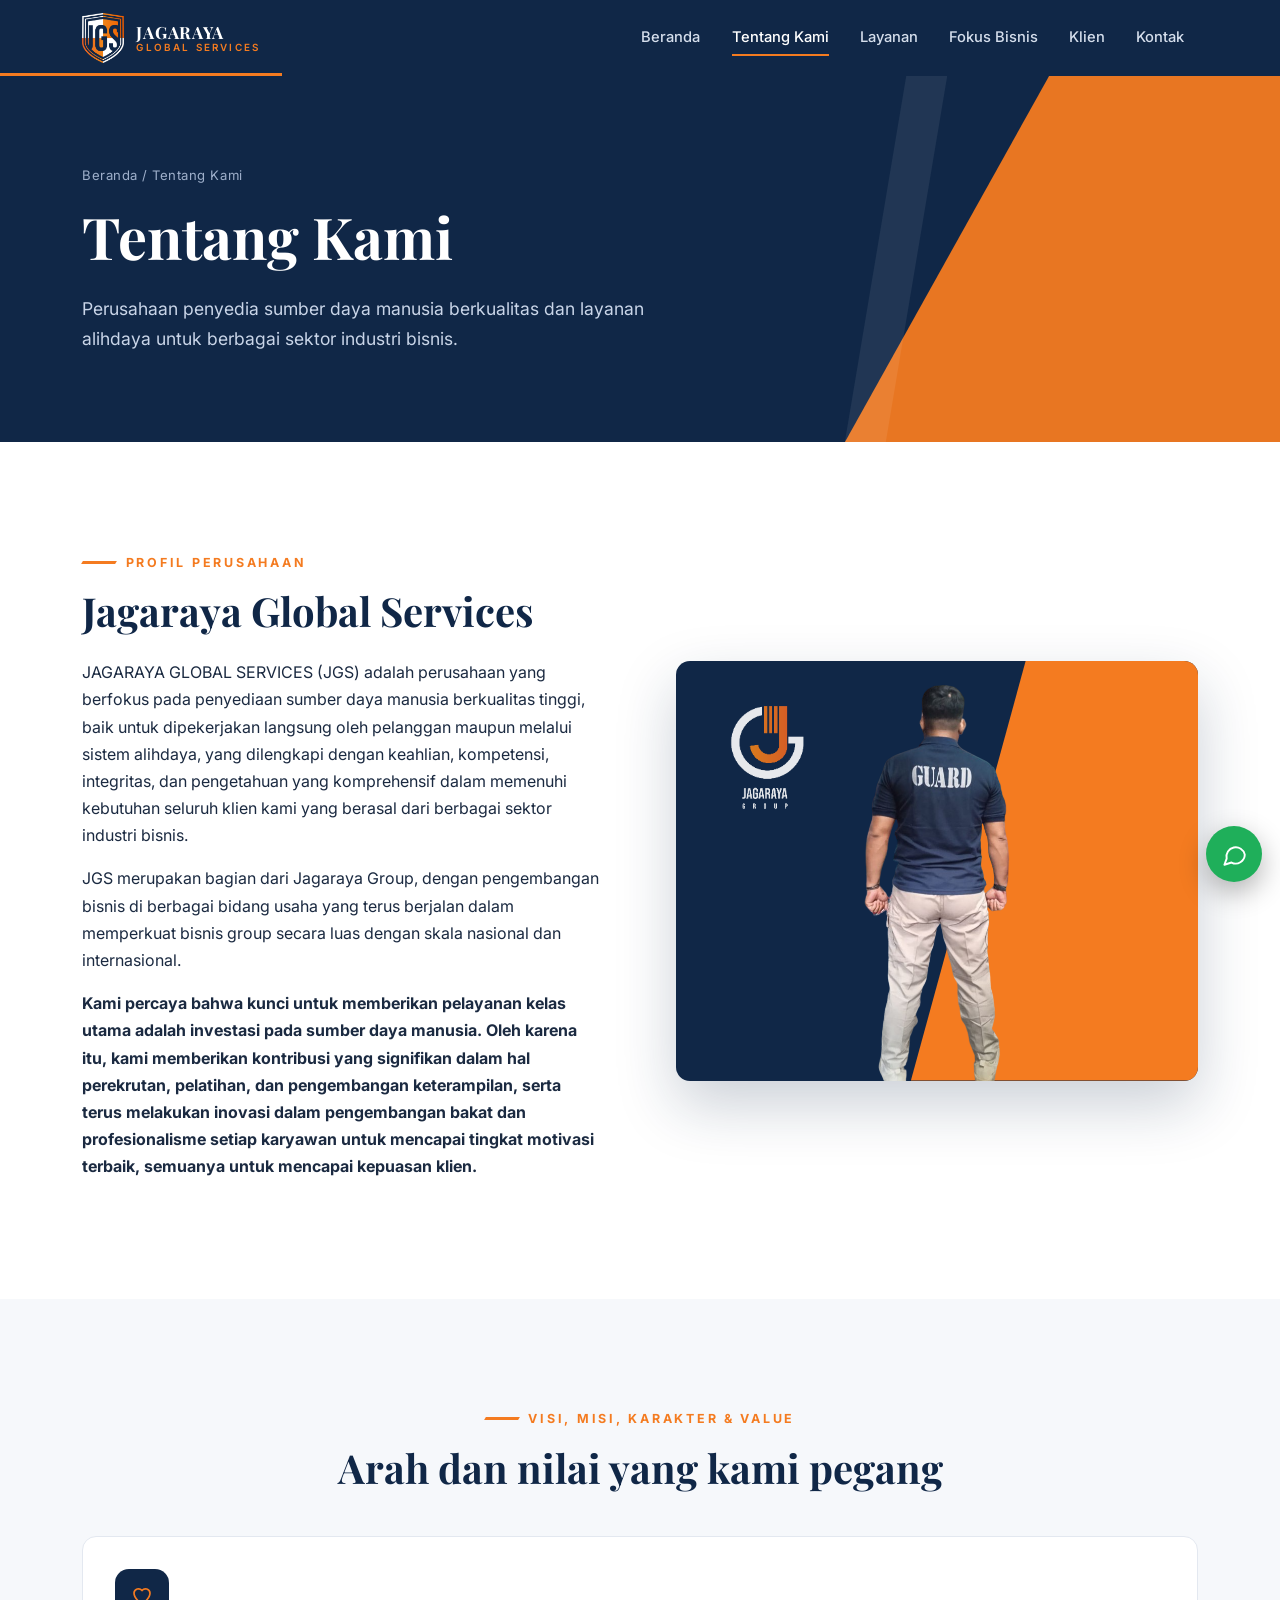
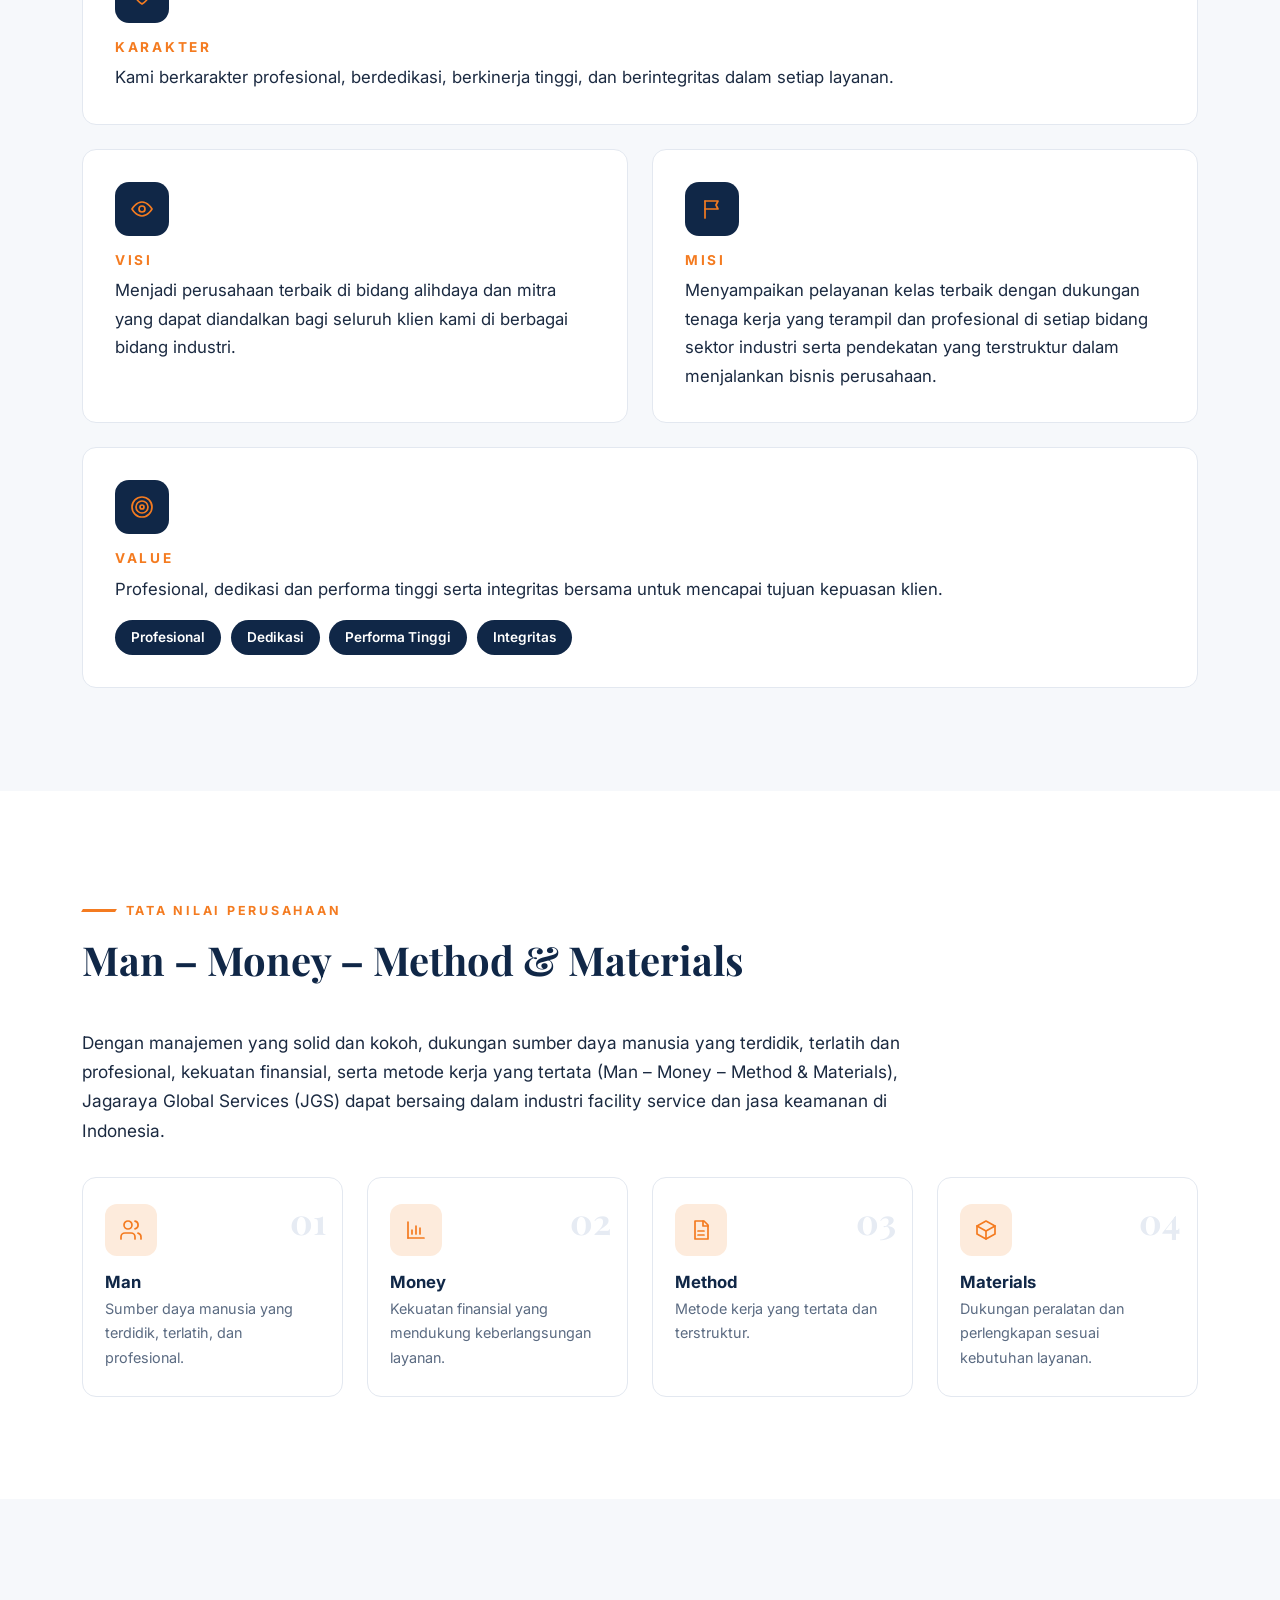
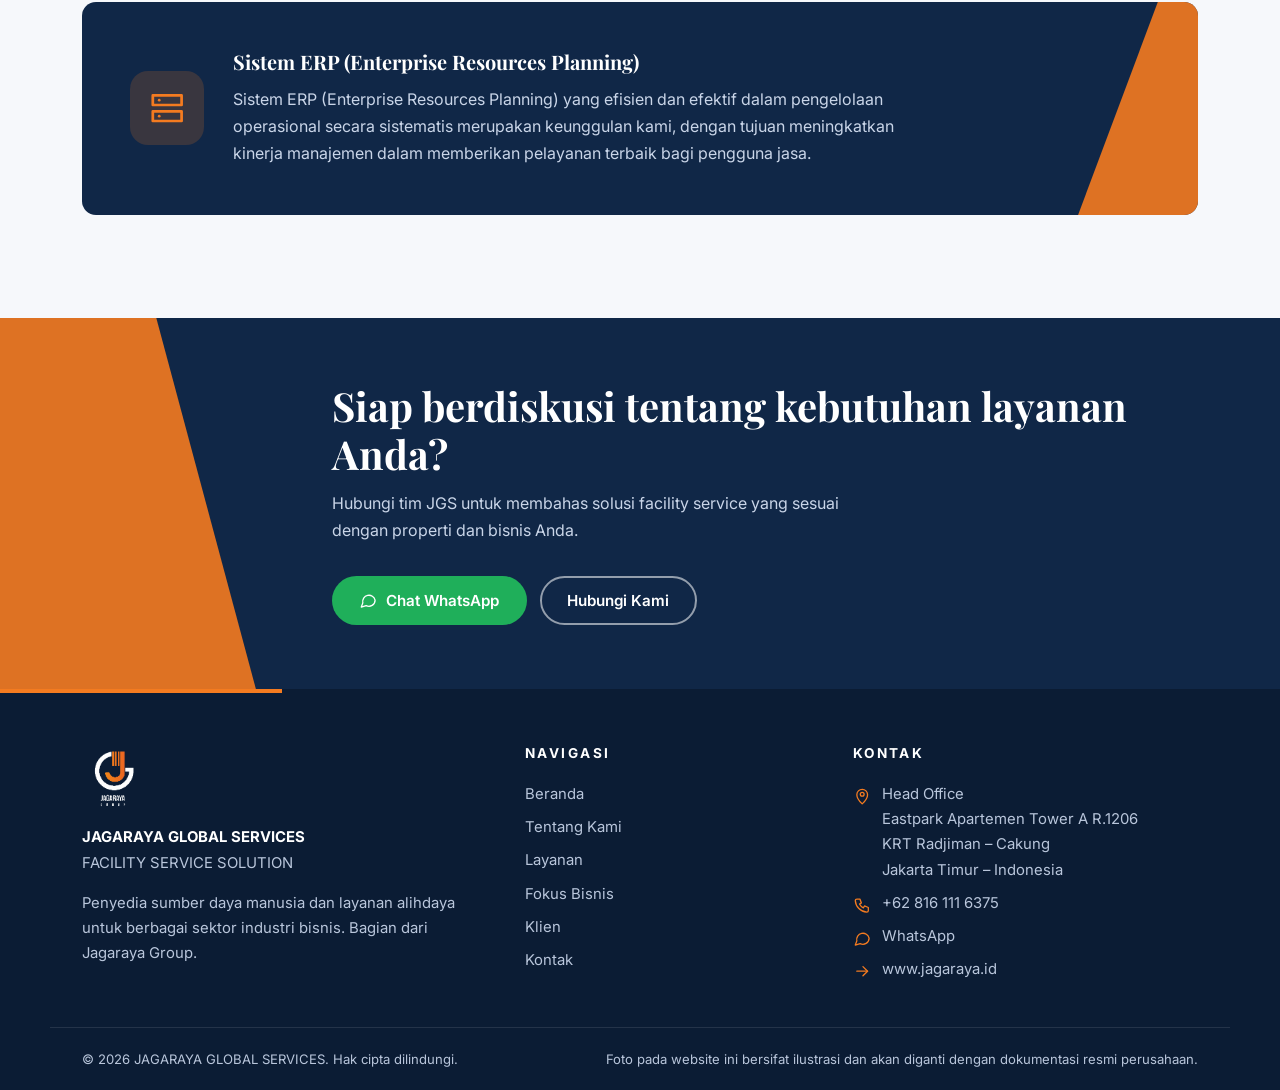
<file: public/about.html>
<!DOCTYPE html>
<html lang="id">
<head>
<meta charset="utf-8">
<meta name="viewport" content="width=device-width, initial-scale=1">
<title>Tentang Kami | Jagaraya Global Services (JGS)</title>
<meta name="description" content="Profil, visi, misi, karakter, value, tata nilai perusahaan, pendekatan Man-Money-Method-Materials, dan sistem ERP Jagaraya Global Services.">
<link rel="canonical" href="https://www.jagaraya.id/about.html">
<meta name="theme-color" content="#102747">
<meta property="og:type" content="website">
<meta property="og:title" content="Tentang Kami | Jagaraya Global Services (JGS)">
<meta property="og:description" content="Profil, visi, misi, karakter, value, tata nilai perusahaan, pendekatan Man-Money-Method-Materials, dan sistem ERP Jagaraya Global Services.">
<meta property="og:url" content="https://www.jagaraya.id/about.html">
<meta property="og:image" content="https://www.jagaraya.id/assets/images/logo/jgs-shield.png">
<link rel="icon" type="image/png" href="assets/images/logo/favicon.png">
<link rel="preconnect" href="https://fonts.googleapis.com">
<link rel="preconnect" href="https://fonts.gstatic.com" crossorigin>
<link href="https://fonts.googleapis.com/css2?family=Inter:wght@400;500;600;700&amp;family=Playfair+Display:wght@600;700&amp;display=swap" rel="stylesheet">
<link rel="stylesheet" href="assets/css/tokens.css">
<link rel="stylesheet" href="assets/css/base.css">
<link rel="stylesheet" href="assets/css/components.css">
<link rel="stylesheet" href="assets/css/pages.css">
</head>
<body>
<a class="skip-link" href="#main">Lewati ke konten</a>
<header class="site-header">
  <div class="container header-inner">
    <a class="brand" href="index.html" aria-label="JGS - Beranda">
      <img src="assets/images/logo/jgs-shield.png" alt="Logo Jagaraya Global Services" loading="eager" width="50" height="59">
      <span class="brand-text"><strong>JAGARAYA</strong><span>GLOBAL SERVICES</span></span>
    </a>
    <button class="nav-toggle" type="button" aria-label="Buka menu" aria-expanded="false" aria-controls="nav"><span></span></button>
    <nav class="nav" id="nav" aria-label="Navigasi utama"><a href="index.html">Beranda</a><a href="about.html" aria-current="page">Tentang Kami</a><a href="services.html">Layanan</a><a href="business-focus.html">Fokus Bisnis</a><a href="clients.html">Klien</a><a href="contact.html">Kontak</a></nav>
  </div>
</header>
<main id="main">
<section class="page-hero">
  <div class="container">
    <div class="breadcrumb"><a href="index.html">Beranda</a> / Tentang Kami</div>
    <h1>Tentang Kami</h1>
    <p>Perusahaan penyedia sumber daya manusia berkualitas dan layanan alihdaya untuk berbagai sektor industri bisnis.</p>
  </div>
</section>

<section class="section" aria-labelledby="profil-title">
  <div class="container split">
    <div class="reveal">
      <span class="eyebrow">Profil Perusahaan</span>
      <h2 id="profil-title">Jagaraya Global Services</h2>
      <p>JAGARAYA GLOBAL SERVICES (JGS) adalah perusahaan yang berfokus pada penyediaan sumber daya manusia berkualitas tinggi, baik untuk dipekerjakan langsung oleh pelanggan maupun melalui sistem alihdaya, yang dilengkapi dengan keahlian, kompetensi, integritas, dan pengetahuan yang komprehensif dalam memenuhi kebutuhan seluruh klien kami yang berasal dari berbagai sektor industri bisnis.</p>
      <p>JGS merupakan bagian dari Jagaraya Group, dengan pengembangan bisnis di berbagai bidang usaha yang terus berjalan dalam memperkuat bisnis group secara luas dengan skala nasional dan internasional.</p>
      <p><strong>Kami percaya bahwa kunci untuk memberikan pelayanan kelas utama adalah investasi pada sumber daya manusia. Oleh karena itu, kami memberikan kontribusi yang signifikan dalam hal perekrutan, pelatihan, dan pengembangan keterampilan, serta terus melakukan inovasi dalam pengembangan bakat dan profesionalisme setiap karyawan untuk mencapai tingkat motivasi terbaik, semuanya untuk mencapai kepuasan klien.</strong></p>
    </div>
    <div class="split-media reveal"><img class="logo-bg" src="assets/images/logo/jagaraya-group.png" alt="Jagaraya Group" loading="lazy"><img src="assets/images/general/guard-back.png" alt="Ilustrasi petugas keamanan" loading="lazy"></div>
  </div>
</section>

<section class="section section--surface" aria-labelledby="vmv-title">
  <div class="container">
    <div class="section-head section-head--center reveal"><span class="eyebrow">Visi, Misi, Karakter &amp; Value</span><h2 id="vmv-title">Arah dan nilai yang kami pegang</h2></div>
    <div class="vmv">
  <div class="vmv-card reveal"><div class="vmv-icon"><svg class="icon" viewBox="0 0 24 24" aria-hidden="true"><path d="M12 20s-8-5-8-11a4.5 4.5 0 0 1 8-2.5A4.5 4.5 0 0 1 20 9c0 6-8 11-8 11z"/></svg></div><h3>Karakter</h3><p>Kami berkarakter profesional, berdedikasi, berkinerja tinggi, dan berintegritas dalam setiap layanan.</p></div>
  <div class="vmv-card reveal"><div class="vmv-icon"><svg class="icon" viewBox="0 0 24 24" aria-hidden="true"><path d="M2 12s4-7 10-7 10 7 10 7-4 7-10 7S2 12 2 12z"/><path d="M12 15a3 3 0 1 0 0-6 3 3 0 0 0 0 6z"/></svg></div><h3>Visi</h3><p>Menjadi perusahaan terbaik di bidang alihdaya dan mitra yang dapat diandalkan bagi seluruh klien kami di berbagai bidang industri.</p></div>
  <div class="vmv-card reveal"><div class="vmv-icon"><svg class="icon" viewBox="0 0 24 24" aria-hidden="true"><path d="M5 21V4"/><path d="M5 4h13l-2 4 2 4H5"/></svg></div><h3>Misi</h3><p>Menyampaikan pelayanan kelas terbaik dengan dukungan tenaga kerja yang terampil dan profesional di setiap bidang sektor industri serta pendekatan yang terstruktur dalam menjalankan bisnis perusahaan.</p></div>
  <div class="vmv-card reveal" style="grid-column:1/-1"><div class="vmv-icon"><svg class="icon" viewBox="0 0 24 24" aria-hidden="true"><path d="M12 22a10 10 0 1 0 0-20 10 10 0 0 0 0 20z"/><path d="M12 18a6 6 0 1 0 0-12 6 6 0 0 0 0 12z"/><path d="M12 14a2 2 0 1 0 0-4 2 2 0 0 0 0 4z"/></svg></div><h3>Value</h3><p>Profesional, dedikasi dan performa tinggi serta integritas bersama untuk mencapai tujuan kepuasan klien.</p><div class="value-words"><span>Profesional</span><span>Dedikasi</span><span>Performa Tinggi</span><span>Integritas</span></div></div>
</div>
  </div>
</section>

<section class="section" aria-labelledby="nilai-title">
  <div class="container">
    <div class="section-head reveal"><span class="eyebrow">Tata Nilai Perusahaan</span><h2 id="nilai-title">Man – Money – Method &amp; Materials</h2></div>
    <p class="reveal" style="max-width:860px;font-size:1.08rem">Dengan manajemen yang solid dan kokoh, dukungan sumber daya manusia yang terdidik, terlatih dan profesional, kekuatan finansial, serta metode kerja yang tertata (Man – Money – Method &amp; Materials), Jagaraya Global Services (JGS) dapat bersaing dalam industri facility service dan jasa keamanan di Indonesia.</p>
    <div class="grid grid--4 four-m" style="margin-top:2rem"><div class="tile reveal"><div class="tile-icon"><svg class="icon" viewBox="0 0 24 24" aria-hidden="true"><path d="M16 21v-2a4 4 0 0 0-4-4H6a4 4 0 0 0-4 4v2"/><path d="M9 11a4 4 0 1 0 0-8 4 4 0 0 0 0 8z"/><path d="M22 21v-2a4 4 0 0 0-3-3.9"/><path d="M16 3.1a4 4 0 0 1 0 7.8"/></svg></div><h3>Man</h3><p>Sumber daya manusia yang terdidik, terlatih, dan profesional.</p></div><div class="tile reveal"><div class="tile-icon"><svg class="icon" viewBox="0 0 24 24" aria-hidden="true"><path d="M4 20V4"/><path d="M4 20h16"/><path d="M8 16v-4"/><path d="M12 16V8"/><path d="M16 16v-6"/></svg></div><h3>Money</h3><p>Kekuatan finansial yang mendukung keberlangsungan layanan.</p></div><div class="tile reveal"><div class="tile-icon"><svg class="icon" viewBox="0 0 24 24" aria-hidden="true"><path d="M6 3h9l4 4v14H6z"/><path d="M14 3v5h5"/><path d="M9 13h6"/><path d="M9 17h6"/></svg></div><h3>Method</h3><p>Metode kerja yang tertata dan terstruktur.</p></div><div class="tile reveal"><div class="tile-icon"><svg class="icon" viewBox="0 0 24 24" aria-hidden="true"><path d="M21 8l-9-5-9 5v8l9 5 9-5z"/><path d="M3 8l9 5 9-5"/><path d="M12 13v8"/></svg></div><h3>Materials</h3><p>Dukungan peralatan dan perlengkapan sesuai kebutuhan layanan.</p></div></div>
  </div>
</section>

<section class="section section--surface" aria-labelledby="erp-title">
  <div class="container">
    <div class="erp-box reveal">
      <div class="erp-icon"><svg class="icon" viewBox="0 0 24 24" aria-hidden="true"><path d="M3 4h18v6H3z"/><path d="M3 14h18v6H3z"/><path d="M7 7h.01"/><path d="M7 17h.01"/></svg></div>
      <div><h3 id="erp-title">Sistem ERP (Enterprise Resources Planning)</h3><p>Sistem ERP (Enterprise Resources Planning) yang efisien dan efektif dalam pengelolaan operasional secara sistematis merupakan keunggulan kami, dengan tujuan meningkatkan kinerja manajemen dalam memberikan pelayanan terbaik bagi pengguna jasa.</p></div>
    </div>
  </div>
</section>

<section class="cta-band" aria-labelledby="cta-title">
  <div class="container cta-inner">
    <div>
      <h2 id="cta-title">Siap berdiskusi tentang kebutuhan layanan Anda?</h2>
      <p>Hubungi tim JGS untuk membahas solusi facility service yang sesuai dengan properti dan bisnis Anda.</p>
    </div>
    <div class="cta-actions">
      <a class="btn btn-wa btn--wa" href="https://wa.me/628161116375" target="_blank" rel="noopener"><svg class="icon" viewBox="0 0 24 24" aria-hidden="true"><path d="M21 12a8 8 0 0 1-11.7 7L3 21l2-5.5A8 8 0 1 1 21 12z"/></svg> Chat WhatsApp</a>
      <a class="btn btn--ghost" href="contact.html">Hubungi Kami</a>
    </div>
  </div>
</section>

</main>
<footer class="site-footer">
  <div class="container footer-grid">
    <div class="footer-brand">
      <img src="assets/images/logo/jagaraya-group.png" alt="Logo Jagaraya Group" loading="lazy" width="64" height="64">
      <p><strong style="color:#fff">JAGARAYA GLOBAL SERVICES</strong><br>FACILITY SERVICE SOLUTION</p>
      <p>Penyedia sumber daya manusia dan layanan alihdaya untuk berbagai sektor industri bisnis. Bagian dari Jagaraya Group.</p>
    </div>
    <div>
      <h4>Navigasi</h4>
      <ul><li><a href="index.html">Beranda</a></li><li><a href="about.html">Tentang Kami</a></li><li><a href="services.html">Layanan</a></li><li><a href="business-focus.html">Fokus Bisnis</a></li><li><a href="clients.html">Klien</a></li><li><a href="contact.html">Kontak</a></li></ul>
    </div>
    <div>
      <h4>Kontak</h4>
      <ul class="footer-contact">
        <li><svg class="icon" viewBox="0 0 24 24" aria-hidden="true"><path d="M12 22s7-6.5 7-12a7 7 0 0 0-14 0c0 5.5 7 12 7 12z"/><path d="M12 12a2.5 2.5 0 1 0 0-5 2.5 2.5 0 0 0 0 5z"/></svg><span>Head Office<br>Eastpark Apartemen Tower A R.1206<br>KRT Radjiman – Cakung<br>Jakarta Timur – Indonesia</span></li>
        <li><svg class="icon" viewBox="0 0 24 24" aria-hidden="true"><path d="M5 4h4l2 5-2.5 1.5a11 11 0 0 0 5 5L15 13l5 2v4a2 2 0 0 1-2 2A16 16 0 0 1 3 6a2 2 0 0 1 2-2z"/></svg><a href="tel:+628161116375">+62 816 111 6375</a></li>
        <li><svg class="icon" viewBox="0 0 24 24" aria-hidden="true"><path d="M21 12a8 8 0 0 1-11.7 7L3 21l2-5.5A8 8 0 1 1 21 12z"/></svg><a href="https://wa.me/628161116375" target="_blank" rel="noopener">WhatsApp</a></li>
        <li><svg class="icon" viewBox="0 0 24 24" aria-hidden="true"><path d="M5 12h14"/><path d="M13 6l6 6-6 6"/></svg><a href="https://www.jagaraya.id">www.jagaraya.id</a></li>
      </ul>
    </div>
  </div>
  <div class="container footer-bottom">
    <span>&copy; <span id="year">2025</span> JAGARAYA GLOBAL SERVICES. Hak cipta dilindungi.</span>
    <span>Foto pada website ini bersifat ilustrasi dan akan diganti dengan dokumentasi resmi perusahaan.</span>
  </div>
</footer>
<a class="wa-float" href="https://wa.me/628161116375" target="_blank" rel="noopener" aria-label="Chat WhatsApp JGS"><svg class="icon" viewBox="0 0 24 24" aria-hidden="true"><path d="M21 12a8 8 0 0 1-11.7 7L3 21l2-5.5A8 8 0 1 1 21 12z"/></svg></a>
<script src="assets/js/components.js"></script>
<script src="assets/js/main.js"></script>
<script>document.getElementById("year").textContent = new Date().getFullYear();</script>
</body>
</html>
</file>
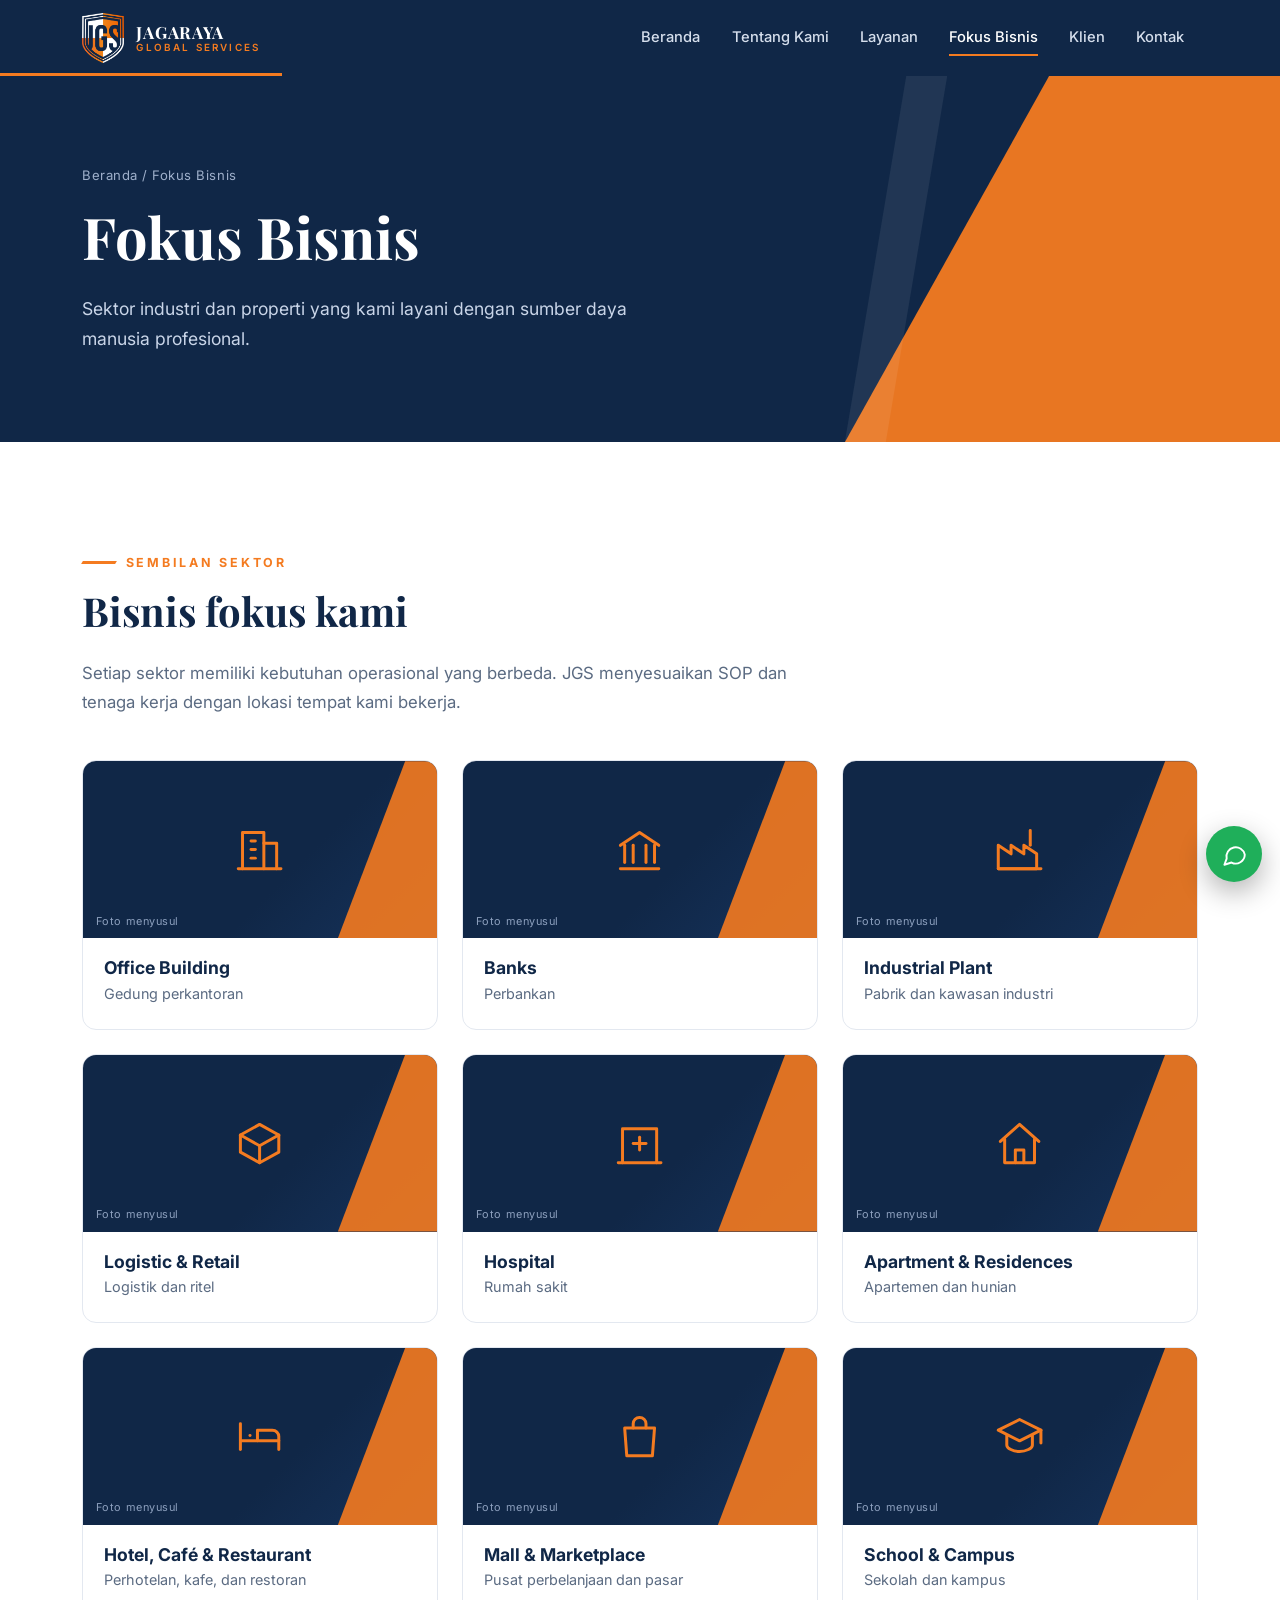
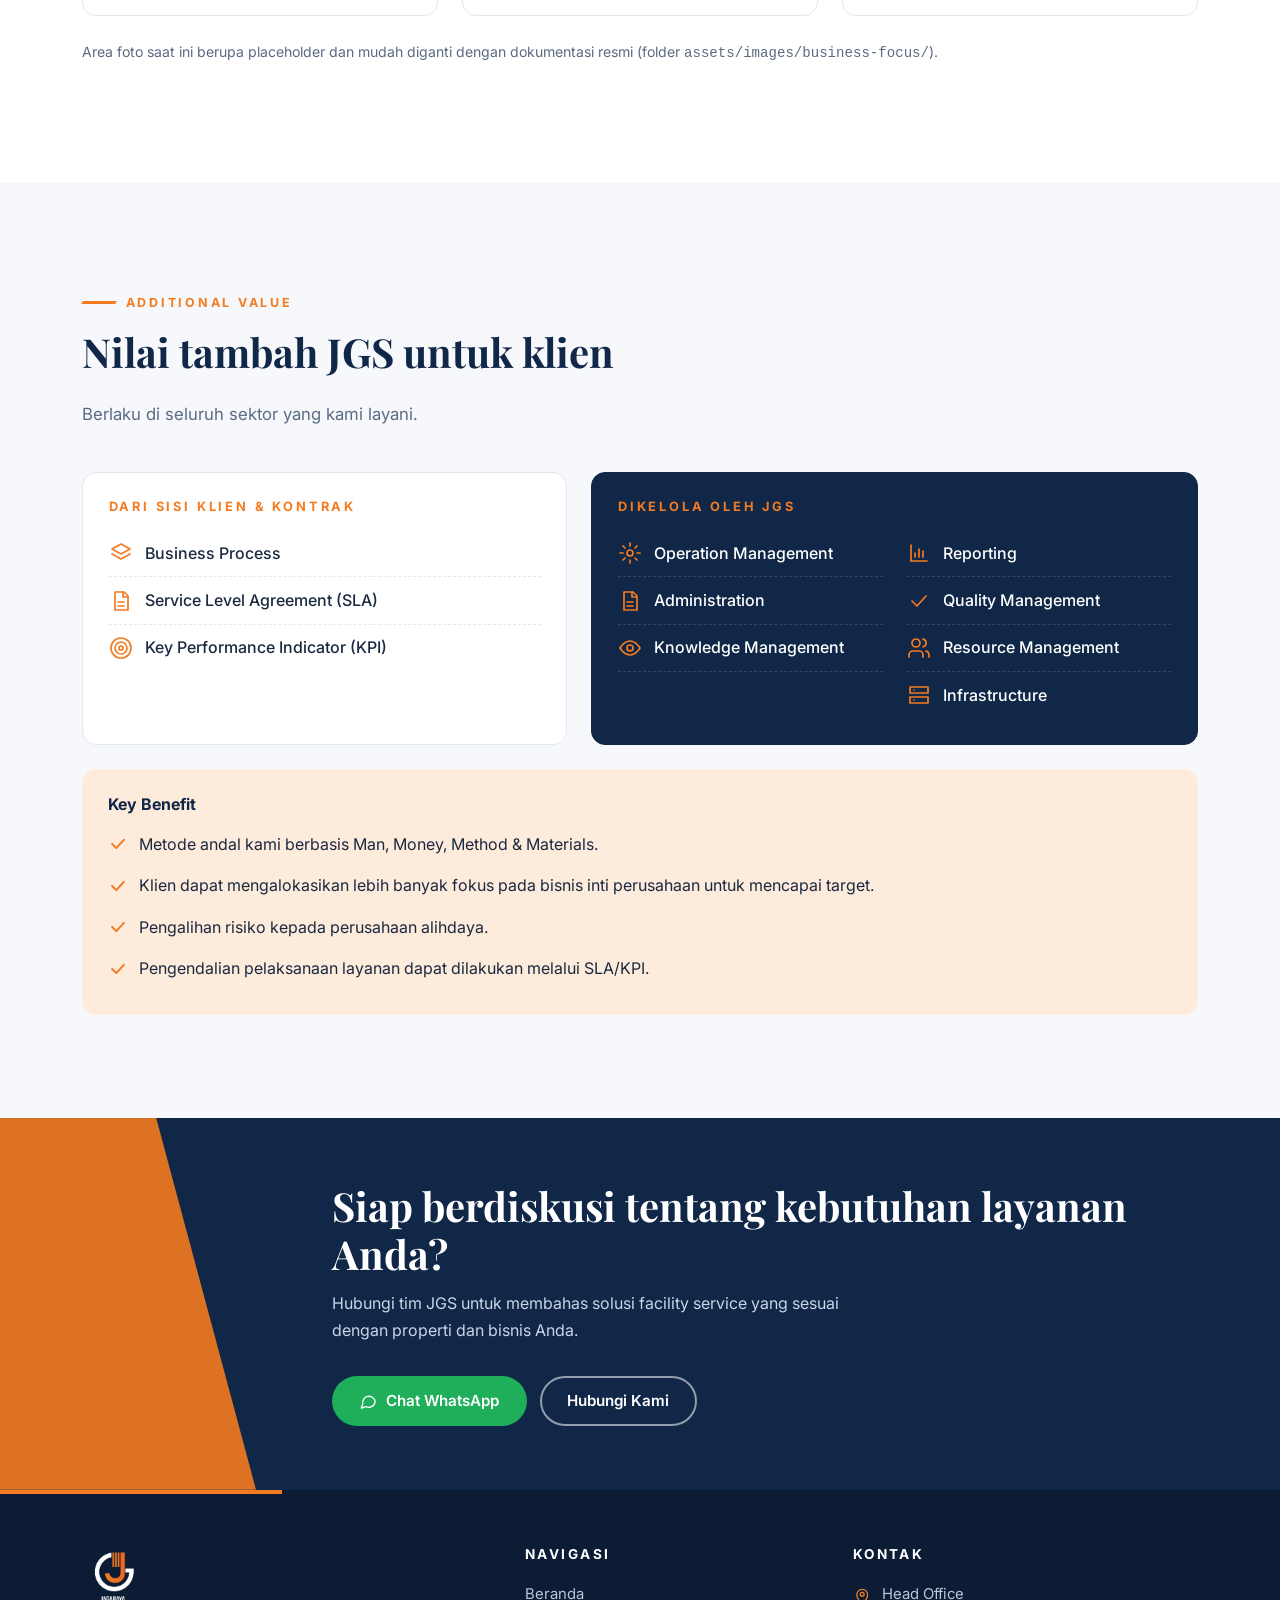
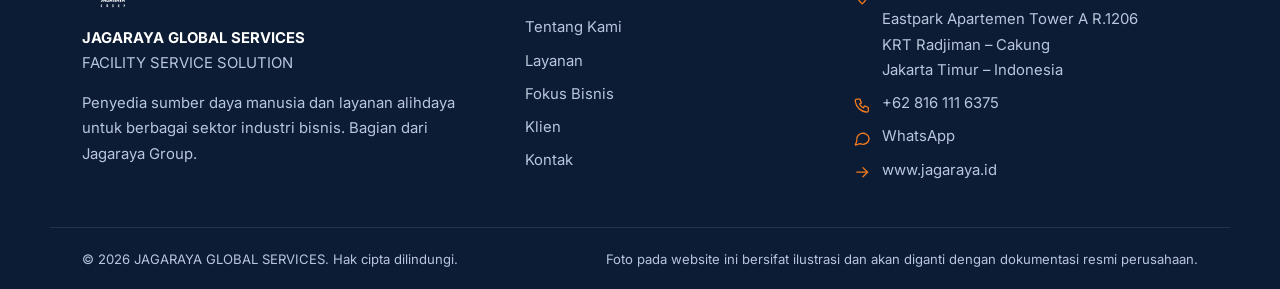
<file: public/business-focus.html>
<!DOCTYPE html>
<html lang="id">
<head>
<meta charset="utf-8">
<meta name="viewport" content="width=device-width, initial-scale=1">
<title>Fokus Bisnis | Jagaraya Global Services (JGS)</title>
<meta name="description" content="Sektor yang dilayani JGS: office building, banks, industrial plant, logistic &amp; retail, hospital, apartment, hotel, mall, dan school &amp; campus.">
<link rel="canonical" href="https://www.jagaraya.id/business-focus.html">
<meta name="theme-color" content="#102747">
<meta property="og:type" content="website">
<meta property="og:title" content="Fokus Bisnis | Jagaraya Global Services (JGS)">
<meta property="og:description" content="Sektor yang dilayani JGS: office building, banks, industrial plant, logistic &amp; retail, hospital, apartment, hotel, mall, dan school &amp; campus.">
<meta property="og:url" content="https://www.jagaraya.id/business-focus.html">
<meta property="og:image" content="https://www.jagaraya.id/assets/images/logo/jgs-shield.png">
<link rel="icon" type="image/png" href="assets/images/logo/favicon.png">
<link rel="preconnect" href="https://fonts.googleapis.com">
<link rel="preconnect" href="https://fonts.gstatic.com" crossorigin>
<link href="https://fonts.googleapis.com/css2?family=Inter:wght@400;500;600;700&amp;family=Playfair+Display:wght@600;700&amp;display=swap" rel="stylesheet">
<link rel="stylesheet" href="assets/css/tokens.css">
<link rel="stylesheet" href="assets/css/base.css">
<link rel="stylesheet" href="assets/css/components.css">
<link rel="stylesheet" href="assets/css/pages.css">
</head>
<body>
<a class="skip-link" href="#main">Lewati ke konten</a>
<header class="site-header">
  <div class="container header-inner">
    <a class="brand" href="index.html" aria-label="JGS - Beranda">
      <img src="assets/images/logo/jgs-shield.png" alt="Logo Jagaraya Global Services" loading="eager" width="50" height="59">
      <span class="brand-text"><strong>JAGARAYA</strong><span>GLOBAL SERVICES</span></span>
    </a>
    <button class="nav-toggle" type="button" aria-label="Buka menu" aria-expanded="false" aria-controls="nav"><span></span></button>
    <nav class="nav" id="nav" aria-label="Navigasi utama"><a href="index.html">Beranda</a><a href="about.html">Tentang Kami</a><a href="services.html">Layanan</a><a href="business-focus.html" aria-current="page">Fokus Bisnis</a><a href="clients.html">Klien</a><a href="contact.html">Kontak</a></nav>
  </div>
</header>
<main id="main">
<section class="page-hero">
  <div class="container">
    <div class="breadcrumb"><a href="index.html">Beranda</a> / Fokus Bisnis</div>
    <h1>Fokus Bisnis</h1>
    <p>Sektor industri dan properti yang kami layani dengan sumber daya manusia profesional.</p>
  </div>
</section>

<section class="section" aria-labelledby="sektor-title">
  <div class="container">
    <div class="section-head reveal"><span class="eyebrow">Sembilan Sektor</span><h2 id="sektor-title">Bisnis fokus kami</h2><p>Setiap sektor memiliki kebutuhan operasional yang berbeda. JGS menyesuaikan SOP dan tenaga kerja dengan lokasi tempat kami bekerja.</p></div>
    <div class="grid grid--3"><article class="sector-card reveal">
  <div class="sector-ph" role="img" aria-label="Placeholder foto Office Building"><svg class="icon" viewBox="0 0 24 24" aria-hidden="true"><path d="M4 21V4h10v17"/><path d="M14 9h6v12"/><path d="M8 8h2"/><path d="M8 12h2"/><path d="M8 16h2"/><path d="M2 21h20"/></svg><span class="ph-label">Foto menyusul</span></div>
  <div class="sector-body"><h3>Office Building</h3><p>Gedung perkantoran</p></div>
</article><article class="sector-card reveal">
  <div class="sector-ph" role="img" aria-label="Placeholder foto Banks"><svg class="icon" viewBox="0 0 24 24" aria-hidden="true"><path d="M3 10l9-6 9 6"/><path d="M5 10v8"/><path d="M9 10v8"/><path d="M15 10v8"/><path d="M19 10v8"/><path d="M3 21h18"/></svg><span class="ph-label">Foto menyusul</span></div>
  <div class="sector-body"><h3>Banks</h3><p>Perbankan</p></div>
</article><article class="sector-card reveal">
  <div class="sector-ph" role="img" aria-label="Placeholder foto Industrial Plant"><svg class="icon" viewBox="0 0 24 24" aria-hidden="true"><path d="M2 21V10l6 4v-4l6 4v-4l6 4v7z"/><path d="M17 3v7"/><path d="M2 21h20"/></svg><span class="ph-label">Foto menyusul</span></div>
  <div class="sector-body"><h3>Industrial Plant</h3><p>Pabrik dan kawasan industri</p></div>
</article><article class="sector-card reveal">
  <div class="sector-ph" role="img" aria-label="Placeholder foto Logistic &amp; Retail"><svg class="icon" viewBox="0 0 24 24" aria-hidden="true"><path d="M21 8l-9-5-9 5v8l9 5 9-5z"/><path d="M3 8l9 5 9-5"/><path d="M12 13v8"/></svg><span class="ph-label">Foto menyusul</span></div>
  <div class="sector-body"><h3>Logistic &amp; Retail</h3><p>Logistik dan ritel</p></div>
</article><article class="sector-card reveal">
  <div class="sector-ph" role="img" aria-label="Placeholder foto Hospital"><svg class="icon" viewBox="0 0 24 24" aria-hidden="true"><path d="M4 21V5h16v16"/><path d="M12 9v6"/><path d="M9 12h6"/><path d="M2 21h20"/></svg><span class="ph-label">Foto menyusul</span></div>
  <div class="sector-body"><h3>Hospital</h3><p>Rumah sakit</p></div>
</article><article class="sector-card reveal">
  <div class="sector-ph" role="img" aria-label="Placeholder foto Apartment &amp; Residences"><svg class="icon" viewBox="0 0 24 24" aria-hidden="true"><path d="M3 11l9-8 9 8"/><path d="M5 10v11h14V10"/><path d="M10 21v-6h4v6"/></svg><span class="ph-label">Foto menyusul</span></div>
  <div class="sector-body"><h3>Apartment &amp; Residences</h3><p>Apartemen dan hunian</p></div>
</article><article class="sector-card reveal">
  <div class="sector-ph" role="img" aria-label="Placeholder foto Hotel, Café &amp; Restaurant"><svg class="icon" viewBox="0 0 24 24" aria-hidden="true"><path d="M3 18V6"/><path d="M3 14h18v4"/><path d="M21 14v-2a3 3 0 0 0-3-3h-7v5"/><path d="M7.5 11.5h.01"/></svg><span class="ph-label">Foto menyusul</span></div>
  <div class="sector-body"><h3>Hotel, Café &amp; Restaurant</h3><p>Perhotelan, kafe, dan restoran</p></div>
</article><article class="sector-card reveal">
  <div class="sector-ph" role="img" aria-label="Placeholder foto Mall &amp; Marketplace"><svg class="icon" viewBox="0 0 24 24" aria-hidden="true"><path d="M5 8h14l-1 13H6z"/><path d="M9 8V6a3 3 0 0 1 6 0v2"/></svg><span class="ph-label">Foto menyusul</span></div>
  <div class="sector-body"><h3>Mall &amp; Marketplace</h3><p>Pusat perbelanjaan dan pasar</p></div>
</article><article class="sector-card reveal">
  <div class="sector-ph" role="img" aria-label="Placeholder foto School &amp; Campus"><svg class="icon" viewBox="0 0 24 24" aria-hidden="true"><path d="M2 9l10-5 10 5-10 5z"/><path d="M6 11.5V16c0 1.5 3 3 6 3s6-1.5 6-3v-4.5"/><path d="M22 9v6"/></svg><span class="ph-label">Foto menyusul</span></div>
  <div class="sector-body"><h3>School &amp; Campus</h3><p>Sekolah dan kampus</p></div>
</article></div>
    <p class="reveal" style="margin-top:1.5rem;color:var(--muted);font-size:.88rem">Area foto saat ini berupa placeholder dan mudah diganti dengan dokumentasi resmi (folder <code>assets/images/business-focus/</code>).</p>
  </div>
</section>

<section class="section section--surface" aria-labelledby="addval-title">
  <div class="container">
    <div class="section-head reveal"><span class="eyebrow">Additional Value</span><h2 id="addval-title">Nilai tambah JGS untuk klien</h2><p>Berlaku di seluruh sektor yang kami layani.</p></div>
    <div class="addval reveal">
  <div class="addval-col"><h3>Dari sisi Klien &amp; Kontrak</h3><ul><li><svg class="icon" viewBox="0 0 24 24" aria-hidden="true"><path d="M12 3l9 5-9 5-9-5z"/><path d="M3 13l9 5 9-5"/></svg><span>Business Process</span></li><li><svg class="icon" viewBox="0 0 24 24" aria-hidden="true"><path d="M6 3h9l4 4v14H6z"/><path d="M14 3v5h5"/><path d="M9 13h6"/><path d="M9 17h6"/></svg><span>Service Level Agreement (SLA)</span></li><li><svg class="icon" viewBox="0 0 24 24" aria-hidden="true"><path d="M12 22a10 10 0 1 0 0-20 10 10 0 0 0 0 20z"/><path d="M12 18a6 6 0 1 0 0-12 6 6 0 0 0 0 12z"/><path d="M12 14a2 2 0 1 0 0-4 2 2 0 0 0 0 4z"/></svg><span>Key Performance Indicator (KPI)</span></li></ul></div>
  <div class="addval-col addval-col--dark"><h3>Dikelola oleh JGS</h3><ul class="addval-cols2"><li><svg class="icon" viewBox="0 0 24 24" aria-hidden="true"><path d="M12 15a3 3 0 1 0 0-6 3 3 0 0 0 0 6z"/><path d="M12 2v3"/><path d="M12 19v3"/><path d="M2 12h3"/><path d="M19 12h3"/><path d="M5 5l2 2"/><path d="M17 17l2 2"/><path d="M19 5l-2 2"/><path d="M7 17l-2 2"/></svg><span>Operation Management</span></li><li><svg class="icon" viewBox="0 0 24 24" aria-hidden="true"><path d="M6 3h9l4 4v14H6z"/><path d="M14 3v5h5"/><path d="M9 13h6"/><path d="M9 17h6"/></svg><span>Administration</span></li><li><svg class="icon" viewBox="0 0 24 24" aria-hidden="true"><path d="M2 12s4-7 10-7 10 7 10 7-4 7-10 7S2 12 2 12z"/><path d="M12 15a3 3 0 1 0 0-6 3 3 0 0 0 0 6z"/></svg><span>Knowledge Management</span></li><li><svg class="icon" viewBox="0 0 24 24" aria-hidden="true"><path d="M4 20V4"/><path d="M4 20h16"/><path d="M8 16v-4"/><path d="M12 16V8"/><path d="M16 16v-6"/></svg><span>Reporting</span></li><li><svg class="icon" viewBox="0 0 24 24" aria-hidden="true"><path d="M5 12l5 5 9-10"/></svg><span>Quality Management</span></li><li><svg class="icon" viewBox="0 0 24 24" aria-hidden="true"><path d="M16 21v-2a4 4 0 0 0-4-4H6a4 4 0 0 0-4 4v2"/><path d="M9 11a4 4 0 1 0 0-8 4 4 0 0 0 0 8z"/><path d="M22 21v-2a4 4 0 0 0-3-3.9"/><path d="M16 3.1a4 4 0 0 1 0 7.8"/></svg><span>Resource Management</span></li><li><svg class="icon" viewBox="0 0 24 24" aria-hidden="true"><path d="M3 4h18v6H3z"/><path d="M3 14h18v6H3z"/><path d="M7 7h.01"/><path d="M7 17h.01"/></svg><span>Infrastructure</span></li></ul></div>
</div>
<div class="keybenefit reveal"><h3>Key Benefit</h3><ul class="check-list"><li><svg class="icon" viewBox="0 0 24 24" aria-hidden="true"><path d="M5 12l5 5 9-10"/></svg><span>Metode andal kami berbasis Man, Money, Method &amp; Materials.</span></li><li><svg class="icon" viewBox="0 0 24 24" aria-hidden="true"><path d="M5 12l5 5 9-10"/></svg><span>Klien dapat mengalokasikan lebih banyak fokus pada bisnis inti perusahaan untuk mencapai target.</span></li><li><svg class="icon" viewBox="0 0 24 24" aria-hidden="true"><path d="M5 12l5 5 9-10"/></svg><span>Pengalihan risiko kepada perusahaan alihdaya.</span></li><li><svg class="icon" viewBox="0 0 24 24" aria-hidden="true"><path d="M5 12l5 5 9-10"/></svg><span>Pengendalian pelaksanaan layanan dapat dilakukan melalui SLA/KPI.</span></li></ul></div>
  </div>
</section>
<section class="cta-band" aria-labelledby="cta-title">
  <div class="container cta-inner">
    <div>
      <h2 id="cta-title">Siap berdiskusi tentang kebutuhan layanan Anda?</h2>
      <p>Hubungi tim JGS untuk membahas solusi facility service yang sesuai dengan properti dan bisnis Anda.</p>
    </div>
    <div class="cta-actions">
      <a class="btn btn-wa btn--wa" href="https://wa.me/628161116375" target="_blank" rel="noopener"><svg class="icon" viewBox="0 0 24 24" aria-hidden="true"><path d="M21 12a8 8 0 0 1-11.7 7L3 21l2-5.5A8 8 0 1 1 21 12z"/></svg> Chat WhatsApp</a>
      <a class="btn btn--ghost" href="contact.html">Hubungi Kami</a>
    </div>
  </div>
</section>

</main>
<footer class="site-footer">
  <div class="container footer-grid">
    <div class="footer-brand">
      <img src="assets/images/logo/jagaraya-group.png" alt="Logo Jagaraya Group" loading="lazy" width="64" height="64">
      <p><strong style="color:#fff">JAGARAYA GLOBAL SERVICES</strong><br>FACILITY SERVICE SOLUTION</p>
      <p>Penyedia sumber daya manusia dan layanan alihdaya untuk berbagai sektor industri bisnis. Bagian dari Jagaraya Group.</p>
    </div>
    <div>
      <h4>Navigasi</h4>
      <ul><li><a href="index.html">Beranda</a></li><li><a href="about.html">Tentang Kami</a></li><li><a href="services.html">Layanan</a></li><li><a href="business-focus.html">Fokus Bisnis</a></li><li><a href="clients.html">Klien</a></li><li><a href="contact.html">Kontak</a></li></ul>
    </div>
    <div>
      <h4>Kontak</h4>
      <ul class="footer-contact">
        <li><svg class="icon" viewBox="0 0 24 24" aria-hidden="true"><path d="M12 22s7-6.5 7-12a7 7 0 0 0-14 0c0 5.5 7 12 7 12z"/><path d="M12 12a2.5 2.5 0 1 0 0-5 2.5 2.5 0 0 0 0 5z"/></svg><span>Head Office<br>Eastpark Apartemen Tower A R.1206<br>KRT Radjiman – Cakung<br>Jakarta Timur – Indonesia</span></li>
        <li><svg class="icon" viewBox="0 0 24 24" aria-hidden="true"><path d="M5 4h4l2 5-2.5 1.5a11 11 0 0 0 5 5L15 13l5 2v4a2 2 0 0 1-2 2A16 16 0 0 1 3 6a2 2 0 0 1 2-2z"/></svg><a href="tel:+628161116375">+62 816 111 6375</a></li>
        <li><svg class="icon" viewBox="0 0 24 24" aria-hidden="true"><path d="M21 12a8 8 0 0 1-11.7 7L3 21l2-5.5A8 8 0 1 1 21 12z"/></svg><a href="https://wa.me/628161116375" target="_blank" rel="noopener">WhatsApp</a></li>
        <li><svg class="icon" viewBox="0 0 24 24" aria-hidden="true"><path d="M5 12h14"/><path d="M13 6l6 6-6 6"/></svg><a href="https://www.jagaraya.id">www.jagaraya.id</a></li>
      </ul>
    </div>
  </div>
  <div class="container footer-bottom">
    <span>&copy; <span id="year">2025</span> JAGARAYA GLOBAL SERVICES. Hak cipta dilindungi.</span>
    <span>Foto pada website ini bersifat ilustrasi dan akan diganti dengan dokumentasi resmi perusahaan.</span>
  </div>
</footer>
<a class="wa-float" href="https://wa.me/628161116375" target="_blank" rel="noopener" aria-label="Chat WhatsApp JGS"><svg class="icon" viewBox="0 0 24 24" aria-hidden="true"><path d="M21 12a8 8 0 0 1-11.7 7L3 21l2-5.5A8 8 0 1 1 21 12z"/></svg></a>
<script src="assets/js/components.js"></script>
<script src="assets/js/main.js"></script>
<script>document.getElementById("year").textContent = new Date().getFullYear();</script>
</body>
</html>
</file>
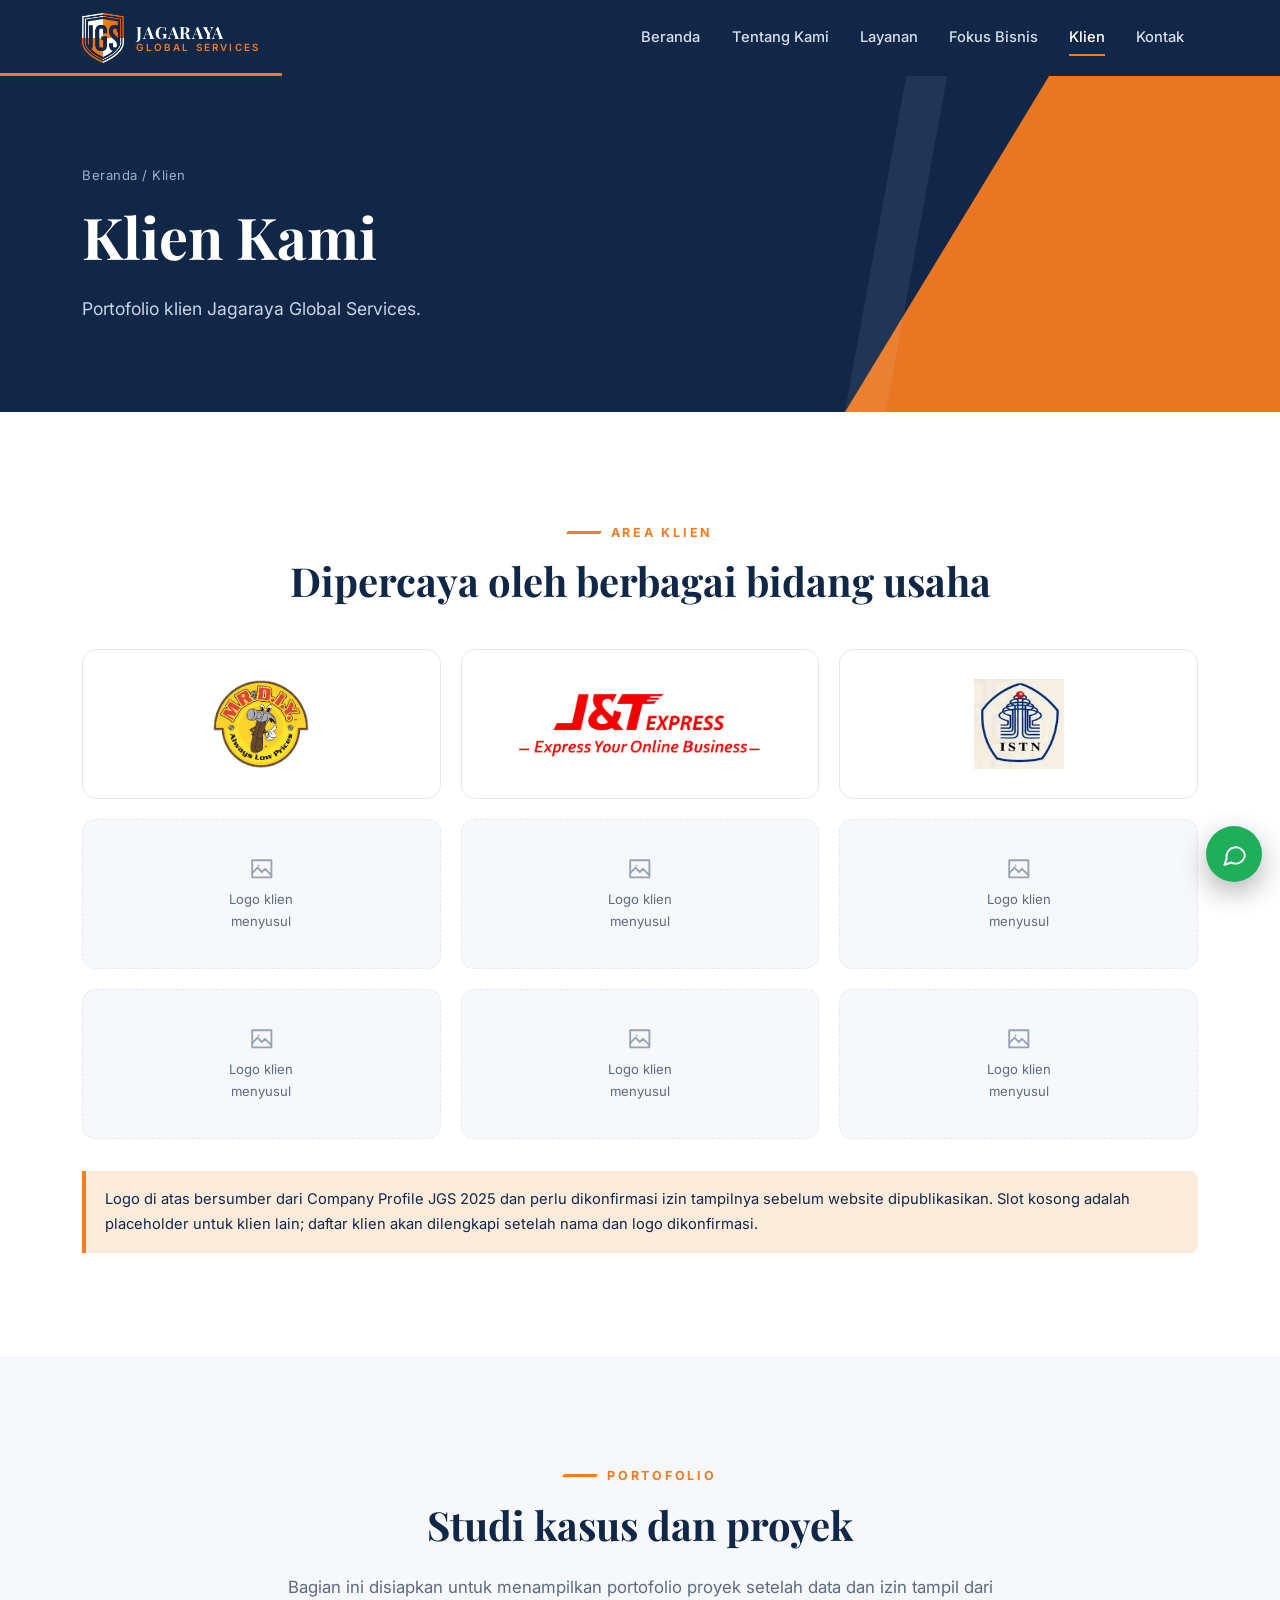
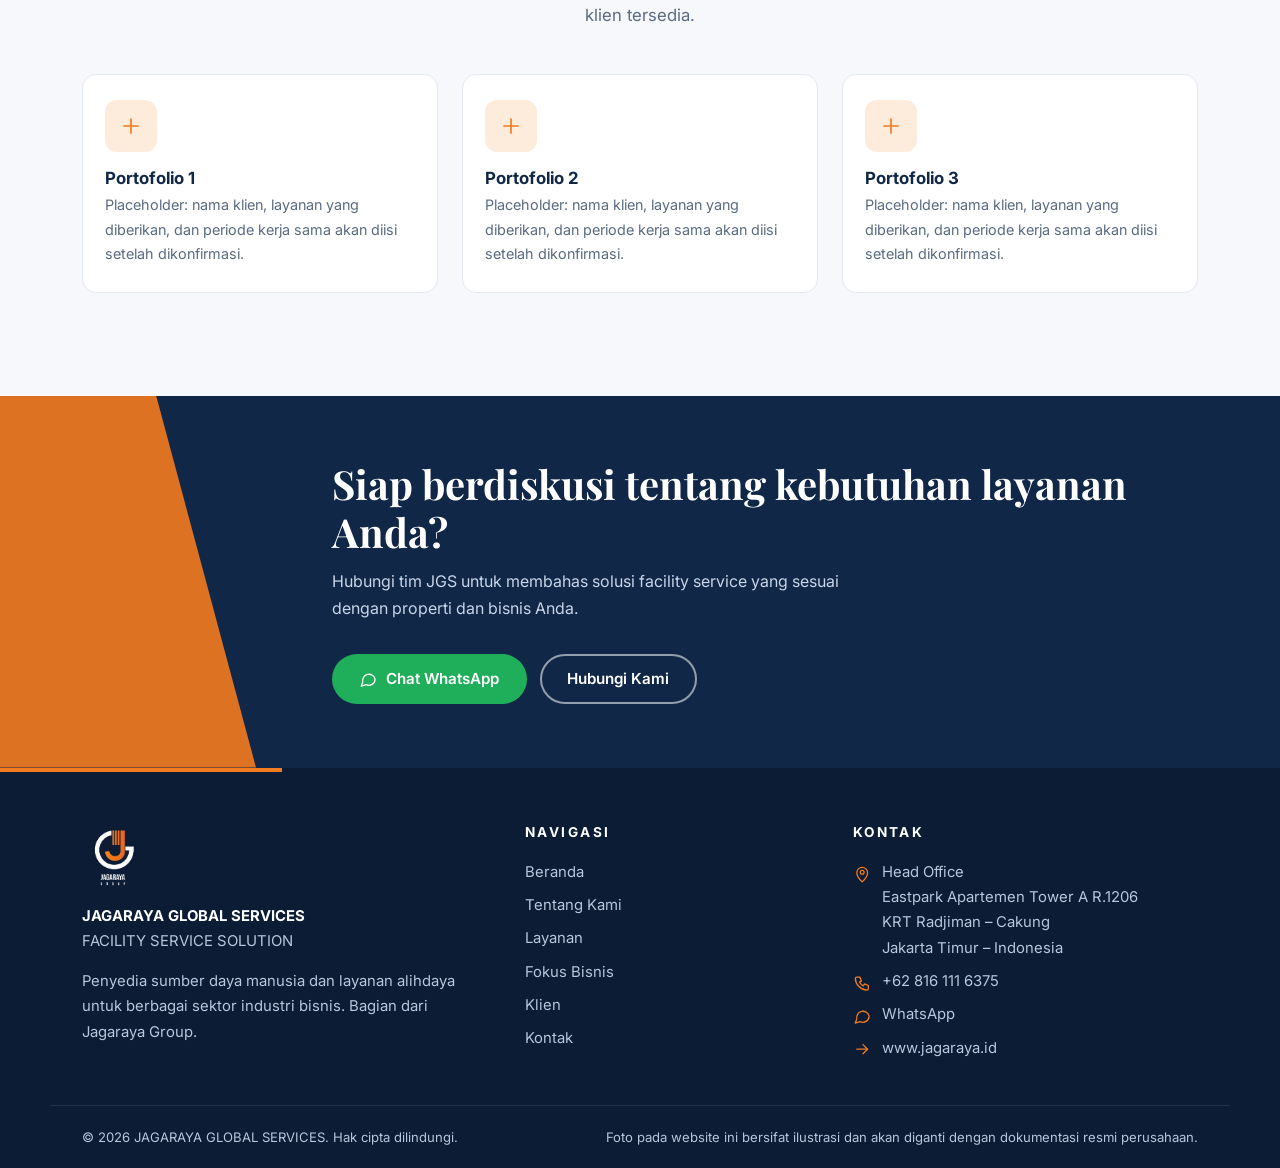
<file: public/clients.html>
<!DOCTYPE html>
<html lang="id">
<head>
<meta charset="utf-8">
<meta name="viewport" content="width=device-width, initial-scale=1">
<title>Klien | Jagaraya Global Services (JGS)</title>
<meta name="description" content="Portofolio dan area klien Jagaraya Global Services (JGS).">
<link rel="canonical" href="https://www.jagaraya.id/clients.html">
<meta name="theme-color" content="#102747">
<meta property="og:type" content="website">
<meta property="og:title" content="Klien | Jagaraya Global Services (JGS)">
<meta property="og:description" content="Portofolio dan area klien Jagaraya Global Services (JGS).">
<meta property="og:url" content="https://www.jagaraya.id/clients.html">
<meta property="og:image" content="https://www.jagaraya.id/assets/images/logo/jgs-shield.png">
<link rel="icon" type="image/png" href="assets/images/logo/favicon.png">
<link rel="preconnect" href="https://fonts.googleapis.com">
<link rel="preconnect" href="https://fonts.gstatic.com" crossorigin>
<link href="https://fonts.googleapis.com/css2?family=Inter:wght@400;500;600;700&amp;family=Playfair+Display:wght@600;700&amp;display=swap" rel="stylesheet">
<link rel="stylesheet" href="assets/css/tokens.css">
<link rel="stylesheet" href="assets/css/base.css">
<link rel="stylesheet" href="assets/css/components.css">
<link rel="stylesheet" href="assets/css/pages.css">
</head>
<body>
<a class="skip-link" href="#main">Lewati ke konten</a>
<header class="site-header">
  <div class="container header-inner">
    <a class="brand" href="index.html" aria-label="JGS - Beranda">
      <img src="assets/images/logo/jgs-shield.png" alt="Logo Jagaraya Global Services" loading="eager" width="50" height="59">
      <span class="brand-text"><strong>JAGARAYA</strong><span>GLOBAL SERVICES</span></span>
    </a>
    <button class="nav-toggle" type="button" aria-label="Buka menu" aria-expanded="false" aria-controls="nav"><span></span></button>
    <nav class="nav" id="nav" aria-label="Navigasi utama"><a href="index.html">Beranda</a><a href="about.html">Tentang Kami</a><a href="services.html">Layanan</a><a href="business-focus.html">Fokus Bisnis</a><a href="clients.html" aria-current="page">Klien</a><a href="contact.html">Kontak</a></nav>
  </div>
</header>
<main id="main">
<section class="page-hero">
  <div class="container">
    <div class="breadcrumb"><a href="index.html">Beranda</a> / Klien</div>
    <h1>Klien Kami</h1>
    <p>Portofolio klien Jagaraya Global Services.</p>
  </div>
</section>

<section class="section" aria-labelledby="klien-title">
  <div class="container">
    <div class="section-head section-head--center reveal"><span class="eyebrow">Area Klien</span><h2 id="klien-title">Dipercaya oleh berbagai bidang usaha</h2></div>
    <div class="logo-wall"><div class="logo-card reveal"><img src="assets/images/clients/mr-diy.png" alt="Logo Mr. D.I.Y" loading="lazy"></div><div class="logo-card reveal"><img src="assets/images/clients/jnt-express.png" alt="Logo J&amp;T Express" loading="lazy"></div><div class="logo-card reveal"><img src="assets/images/clients/istn.png" alt="Logo ISTN" loading="lazy"></div><div class="logo-card logo-card--ph reveal"><div><svg class="icon" viewBox="0 0 24 24" aria-hidden="true"><path d="M3 4h18v16H3z"/><path d="M3 16l5-5 4 4 3-3 6 6"/><path d="M9 9h.01"/></svg><span>Logo klien<br>menyusul</span></div></div><div class="logo-card logo-card--ph reveal"><div><svg class="icon" viewBox="0 0 24 24" aria-hidden="true"><path d="M3 4h18v16H3z"/><path d="M3 16l5-5 4 4 3-3 6 6"/><path d="M9 9h.01"/></svg><span>Logo klien<br>menyusul</span></div></div><div class="logo-card logo-card--ph reveal"><div><svg class="icon" viewBox="0 0 24 24" aria-hidden="true"><path d="M3 4h18v16H3z"/><path d="M3 16l5-5 4 4 3-3 6 6"/><path d="M9 9h.01"/></svg><span>Logo klien<br>menyusul</span></div></div><div class="logo-card logo-card--ph reveal"><div><svg class="icon" viewBox="0 0 24 24" aria-hidden="true"><path d="M3 4h18v16H3z"/><path d="M3 16l5-5 4 4 3-3 6 6"/><path d="M9 9h.01"/></svg><span>Logo klien<br>menyusul</span></div></div><div class="logo-card logo-card--ph reveal"><div><svg class="icon" viewBox="0 0 24 24" aria-hidden="true"><path d="M3 4h18v16H3z"/><path d="M3 16l5-5 4 4 3-3 6 6"/><path d="M9 9h.01"/></svg><span>Logo klien<br>menyusul</span></div></div><div class="logo-card logo-card--ph reveal"><div><svg class="icon" viewBox="0 0 24 24" aria-hidden="true"><path d="M3 4h18v16H3z"/><path d="M3 16l5-5 4 4 3-3 6 6"/><path d="M9 9h.01"/></svg><span>Logo klien<br>menyusul</span></div></div></div>
    <div class="notice reveal" style="margin-top:2rem">Logo di atas bersumber dari Company Profile JGS 2025 dan perlu dikonfirmasi izin tampilnya sebelum website dipublikasikan. Slot kosong adalah placeholder untuk klien lain; daftar klien akan dilengkapi setelah nama dan logo dikonfirmasi.</div>
  </div>
</section>

<section class="section section--surface" aria-labelledby="portfolio-title">
  <div class="container">
    <div class="section-head section-head--center reveal"><span class="eyebrow">Portofolio</span><h2 id="portfolio-title">Studi kasus dan proyek</h2><p>Bagian ini disiapkan untuk menampilkan portofolio proyek setelah data dan izin tampil dari klien tersedia.</p></div>
    <div class="grid grid--3"><div class="tile reveal"><div class="tile-icon"><svg class="icon" viewBox="0 0 24 24" aria-hidden="true"><path d="M12 5v14"/><path d="M5 12h14"/></svg></div><h3>Portofolio 1</h3><p>Placeholder: nama klien, layanan yang diberikan, dan periode kerja sama akan diisi setelah dikonfirmasi.</p></div><div class="tile reveal"><div class="tile-icon"><svg class="icon" viewBox="0 0 24 24" aria-hidden="true"><path d="M12 5v14"/><path d="M5 12h14"/></svg></div><h3>Portofolio 2</h3><p>Placeholder: nama klien, layanan yang diberikan, dan periode kerja sama akan diisi setelah dikonfirmasi.</p></div><div class="tile reveal"><div class="tile-icon"><svg class="icon" viewBox="0 0 24 24" aria-hidden="true"><path d="M12 5v14"/><path d="M5 12h14"/></svg></div><h3>Portofolio 3</h3><p>Placeholder: nama klien, layanan yang diberikan, dan periode kerja sama akan diisi setelah dikonfirmasi.</p></div></div>
  </div>
</section>
<section class="cta-band" aria-labelledby="cta-title">
  <div class="container cta-inner">
    <div>
      <h2 id="cta-title">Siap berdiskusi tentang kebutuhan layanan Anda?</h2>
      <p>Hubungi tim JGS untuk membahas solusi facility service yang sesuai dengan properti dan bisnis Anda.</p>
    </div>
    <div class="cta-actions">
      <a class="btn btn-wa btn--wa" href="https://wa.me/628161116375" target="_blank" rel="noopener"><svg class="icon" viewBox="0 0 24 24" aria-hidden="true"><path d="M21 12a8 8 0 0 1-11.7 7L3 21l2-5.5A8 8 0 1 1 21 12z"/></svg> Chat WhatsApp</a>
      <a class="btn btn--ghost" href="contact.html">Hubungi Kami</a>
    </div>
  </div>
</section>

</main>
<footer class="site-footer">
  <div class="container footer-grid">
    <div class="footer-brand">
      <img src="assets/images/logo/jagaraya-group.png" alt="Logo Jagaraya Group" loading="lazy" width="64" height="64">
      <p><strong style="color:#fff">JAGARAYA GLOBAL SERVICES</strong><br>FACILITY SERVICE SOLUTION</p>
      <p>Penyedia sumber daya manusia dan layanan alihdaya untuk berbagai sektor industri bisnis. Bagian dari Jagaraya Group.</p>
    </div>
    <div>
      <h4>Navigasi</h4>
      <ul><li><a href="index.html">Beranda</a></li><li><a href="about.html">Tentang Kami</a></li><li><a href="services.html">Layanan</a></li><li><a href="business-focus.html">Fokus Bisnis</a></li><li><a href="clients.html">Klien</a></li><li><a href="contact.html">Kontak</a></li></ul>
    </div>
    <div>
      <h4>Kontak</h4>
      <ul class="footer-contact">
        <li><svg class="icon" viewBox="0 0 24 24" aria-hidden="true"><path d="M12 22s7-6.5 7-12a7 7 0 0 0-14 0c0 5.5 7 12 7 12z"/><path d="M12 12a2.5 2.5 0 1 0 0-5 2.5 2.5 0 0 0 0 5z"/></svg><span>Head Office<br>Eastpark Apartemen Tower A R.1206<br>KRT Radjiman – Cakung<br>Jakarta Timur – Indonesia</span></li>
        <li><svg class="icon" viewBox="0 0 24 24" aria-hidden="true"><path d="M5 4h4l2 5-2.5 1.5a11 11 0 0 0 5 5L15 13l5 2v4a2 2 0 0 1-2 2A16 16 0 0 1 3 6a2 2 0 0 1 2-2z"/></svg><a href="tel:+628161116375">+62 816 111 6375</a></li>
        <li><svg class="icon" viewBox="0 0 24 24" aria-hidden="true"><path d="M21 12a8 8 0 0 1-11.7 7L3 21l2-5.5A8 8 0 1 1 21 12z"/></svg><a href="https://wa.me/628161116375" target="_blank" rel="noopener">WhatsApp</a></li>
        <li><svg class="icon" viewBox="0 0 24 24" aria-hidden="true"><path d="M5 12h14"/><path d="M13 6l6 6-6 6"/></svg><a href="https://www.jagaraya.id">www.jagaraya.id</a></li>
      </ul>
    </div>
  </div>
  <div class="container footer-bottom">
    <span>&copy; <span id="year">2025</span> JAGARAYA GLOBAL SERVICES. Hak cipta dilindungi.</span>
    <span>Foto pada website ini bersifat ilustrasi dan akan diganti dengan dokumentasi resmi perusahaan.</span>
  </div>
</footer>
<a class="wa-float" href="https://wa.me/628161116375" target="_blank" rel="noopener" aria-label="Chat WhatsApp JGS"><svg class="icon" viewBox="0 0 24 24" aria-hidden="true"><path d="M21 12a8 8 0 0 1-11.7 7L3 21l2-5.5A8 8 0 1 1 21 12z"/></svg></a>
<script src="assets/js/components.js"></script>
<script src="assets/js/main.js"></script>
<script>document.getElementById("year").textContent = new Date().getFullYear();</script>
</body>
</html>
</file>
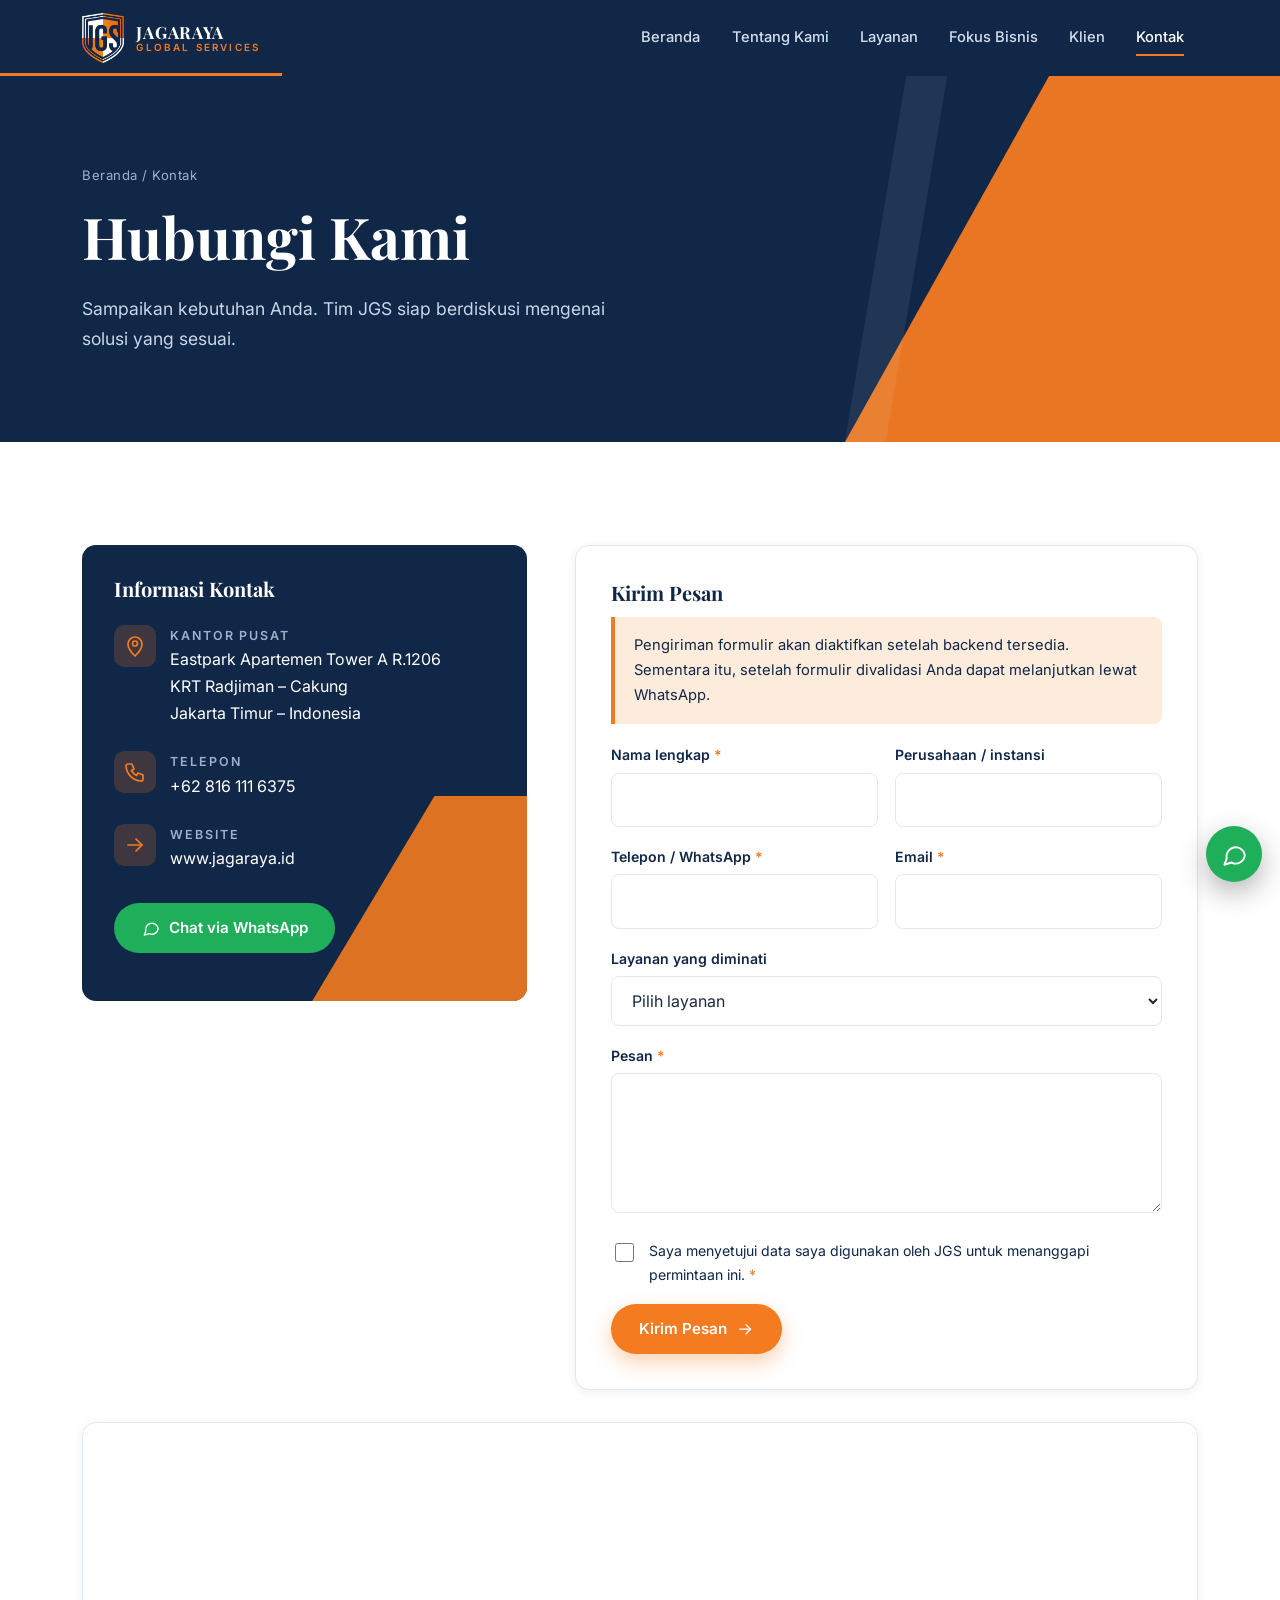
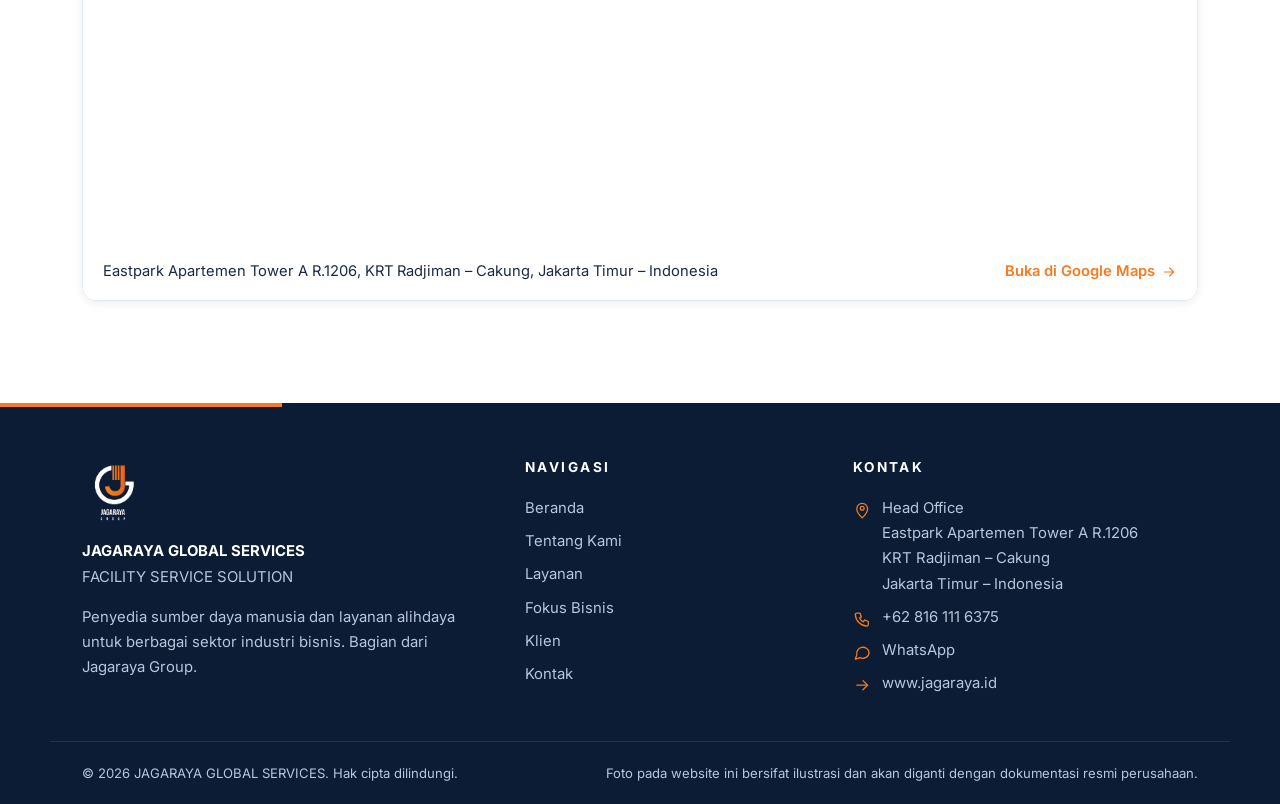
<file: public/contact.html>
<!DOCTYPE html>
<html lang="id">
<head>
<meta charset="utf-8">
<meta name="viewport" content="width=device-width, initial-scale=1">
<title>Kontak | Jagaraya Global Services (JGS)</title>
<meta name="description" content="Hubungi Jagaraya Global Services: alamat kantor pusat Eastpark Apartemen Tower A R.1206, Cakung, Jakarta Timur. Telepon +62 816 111 6375.">
<link rel="canonical" href="https://www.jagaraya.id/contact.html">
<meta name="theme-color" content="#102747">
<meta property="og:type" content="website">
<meta property="og:title" content="Kontak | Jagaraya Global Services (JGS)">
<meta property="og:description" content="Hubungi Jagaraya Global Services: alamat kantor pusat Eastpark Apartemen Tower A R.1206, Cakung, Jakarta Timur. Telepon +62 816 111 6375.">
<meta property="og:url" content="https://www.jagaraya.id/contact.html">
<meta property="og:image" content="https://www.jagaraya.id/assets/images/logo/jgs-shield.png">
<link rel="icon" type="image/png" href="assets/images/logo/favicon.png">
<link rel="preconnect" href="https://fonts.googleapis.com">
<link rel="preconnect" href="https://fonts.gstatic.com" crossorigin>
<link href="https://fonts.googleapis.com/css2?family=Inter:wght@400;500;600;700&amp;family=Playfair+Display:wght@600;700&amp;display=swap" rel="stylesheet">
<link rel="stylesheet" href="assets/css/tokens.css">
<link rel="stylesheet" href="assets/css/base.css">
<link rel="stylesheet" href="assets/css/components.css">
<link rel="stylesheet" href="assets/css/pages.css">
</head>
<body>
<a class="skip-link" href="#main">Lewati ke konten</a>
<header class="site-header">
  <div class="container header-inner">
    <a class="brand" href="index.html" aria-label="JGS - Beranda">
      <img src="assets/images/logo/jgs-shield.png" alt="Logo Jagaraya Global Services" loading="eager" width="50" height="59">
      <span class="brand-text"><strong>JAGARAYA</strong><span>GLOBAL SERVICES</span></span>
    </a>
    <button class="nav-toggle" type="button" aria-label="Buka menu" aria-expanded="false" aria-controls="nav"><span></span></button>
    <nav class="nav" id="nav" aria-label="Navigasi utama"><a href="index.html">Beranda</a><a href="about.html">Tentang Kami</a><a href="services.html">Layanan</a><a href="business-focus.html">Fokus Bisnis</a><a href="clients.html">Klien</a><a href="contact.html" aria-current="page">Kontak</a></nav>
  </div>
</header>
<main id="main">
<section class="page-hero">
  <div class="container">
    <div class="breadcrumb"><a href="index.html">Beranda</a> / Kontak</div>
    <h1>Hubungi Kami</h1>
    <p>Sampaikan kebutuhan Anda. Tim JGS siap berdiskusi mengenai solusi yang sesuai.</p>
  </div>
</section>

<section class="section" aria-labelledby="kontak-title">
  <div class="container contact-grid">
    <div class="contact-card reveal">
      <h3 id="kontak-title">Informasi Kontak</h3>
      <ul class="contact-list">
        <li><span class="ci"><svg class="icon" viewBox="0 0 24 24" aria-hidden="true"><path d="M12 22s7-6.5 7-12a7 7 0 0 0-14 0c0 5.5 7 12 7 12z"/><path d="M12 12a2.5 2.5 0 1 0 0-5 2.5 2.5 0 0 0 0 5z"/></svg></span><div><strong>Kantor Pusat</strong>Eastpark Apartemen Tower A R.1206<br>KRT Radjiman – Cakung<br>Jakarta Timur – Indonesia</div></li>
        <li><span class="ci"><svg class="icon" viewBox="0 0 24 24" aria-hidden="true"><path d="M5 4h4l2 5-2.5 1.5a11 11 0 0 0 5 5L15 13l5 2v4a2 2 0 0 1-2 2A16 16 0 0 1 3 6a2 2 0 0 1 2-2z"/></svg></span><div><strong>Telepon</strong><a href="tel:+628161116375">+62 816 111 6375</a></div></li>
        <li><span class="ci"><svg class="icon" viewBox="0 0 24 24" aria-hidden="true"><path d="M5 12h14"/><path d="M13 6l6 6-6 6"/></svg></span><div><strong>Website</strong><a href="https://www.jagaraya.id">www.jagaraya.id</a></div></li>
      </ul>
      <p style="margin-top:1.2rem"><a class="btn btn--wa" href="https://wa.me/628161116375" target="_blank" rel="noopener"><svg class="icon" viewBox="0 0 24 24" aria-hidden="true"><path d="M21 12a8 8 0 0 1-11.7 7L3 21l2-5.5A8 8 0 1 1 21 12z"/></svg> Chat via WhatsApp</a></p>
    </div>

    <div class="form-card reveal">
      <h3>Kirim Pesan</h3>
      <div class="notice" style="margin-bottom:1.2rem">Pengiriman formulir akan diaktifkan setelah backend tersedia. Sementara itu, setelah formulir divalidasi Anda dapat melanjutkan lewat WhatsApp.</div>
      <form id="contact-form" class="form" novalidate>
        <div class="form-row">
          <div class="field"><label for="f-name">Nama lengkap <span class="req">*</span></label><input id="f-name" name="name" type="text" autocomplete="name" required><div class="field-error" role="alert"></div></div>
          <div class="field"><label for="f-company">Perusahaan / instansi</label><input id="f-company" name="company" type="text" autocomplete="organization"><div class="field-error" role="alert"></div></div>
        </div>
        <div class="form-row">
          <div class="field"><label for="f-phone">Telepon / WhatsApp <span class="req">*</span></label><input id="f-phone" name="phone" type="tel" autocomplete="tel" inputmode="tel" required><div class="field-error" role="alert"></div></div>
          <div class="field"><label for="f-email">Email <span class="req">*</span></label><input id="f-email" name="email" type="email" autocomplete="email" required><div class="field-error" role="alert"></div></div>
        </div>
        <div class="field"><label for="f-service">Layanan yang diminati</label><select id="f-service" name="service"><option value="">Pilih layanan</option><option value="Jagaraya Security Service">Jagaraya Security Service</option><option value="Jagaraya House Keeping">Jagaraya House Keeping</option><option value="Jagaraya HR Provider">Jagaraya HR Provider</option><option value="Jagaraya Parking Management">Jagaraya Parking Management</option><option value="Jagaraya Pest Control Service">Jagaraya Pest Control Service</option><option value="Jagaraya Security System &amp; Safety">Jagaraya Security System &amp; Safety</option><option value="Jagaraya Transportation &amp; Logistic">Jagaraya Transportation &amp; Logistic</option><option value="Jagaraya Waste Management Service">Jagaraya Waste Management Service</option><option value="Lainnya">Lainnya / belum yakin</option></select><div class="field-error" role="alert"></div></div>
        <div class="field"><label for="f-message">Pesan <span class="req">*</span></label><textarea id="f-message" name="message" required></textarea><div class="field-error" role="alert"></div></div>
        <div class="hp" aria-hidden="true"><label>Website <input type="text" name="website" tabindex="-1" autocomplete="off"></label></div>
        <div class="field field--check"><input id="f-consent" name="consent" type="checkbox" required><label for="f-consent">Saya menyetujui data saya digunakan oleh JGS untuk menanggapi permintaan ini. <span class="req">*</span></label><div class="field-error" role="alert"></div></div>
        <div><button class="btn btn--primary" type="submit">Kirim Pesan <svg class="icon" viewBox="0 0 24 24" aria-hidden="true"><path d="M5 12h14"/><path d="M13 6l6 6-6 6"/></svg></button></div>
        <div id="form-notice" class="notice" role="status" hidden></div>
        <a id="form-wa" class="btn btn--wa" href="#" target="_blank" rel="noopener" hidden><svg class="icon" viewBox="0 0 24 24" aria-hidden="true"><path d="M21 12a8 8 0 0 1-11.7 7L3 21l2-5.5A8 8 0 1 1 21 12z"/></svg> Lanjutkan via WhatsApp</a>
      </form>
    </div>
  </div>

  <div class="container">
    <div class="map-wrap reveal">
      <iframe title="Peta lokasi kantor pusat JGS" src="https://www.google.com/maps?q=Eastpark+Apartemen+Cakung+Jakarta+Timur&output=embed" loading="lazy" referrerpolicy="no-referrer-when-downgrade" allowfullscreen></iframe>
      <div class="map-actions"><span>Eastpark Apartemen Tower A R.1206, KRT Radjiman – Cakung, Jakarta Timur – Indonesia</span><a class="link-arrow" href="https://www.google.com/maps/search/?api=1&query=Eastpark+Apartemen+Cakung+Jakarta+Timur" target="_blank" rel="noopener">Buka di Google Maps <svg class="icon" viewBox="0 0 24 24" aria-hidden="true"><path d="M5 12h14"/><path d="M13 6l6 6-6 6"/></svg></a></div>
    </div>
  </div>
</section>
</main>
<footer class="site-footer">
  <div class="container footer-grid">
    <div class="footer-brand">
      <img src="assets/images/logo/jagaraya-group.png" alt="Logo Jagaraya Group" loading="lazy" width="64" height="64">
      <p><strong style="color:#fff">JAGARAYA GLOBAL SERVICES</strong><br>FACILITY SERVICE SOLUTION</p>
      <p>Penyedia sumber daya manusia dan layanan alihdaya untuk berbagai sektor industri bisnis. Bagian dari Jagaraya Group.</p>
    </div>
    <div>
      <h4>Navigasi</h4>
      <ul><li><a href="index.html">Beranda</a></li><li><a href="about.html">Tentang Kami</a></li><li><a href="services.html">Layanan</a></li><li><a href="business-focus.html">Fokus Bisnis</a></li><li><a href="clients.html">Klien</a></li><li><a href="contact.html">Kontak</a></li></ul>
    </div>
    <div>
      <h4>Kontak</h4>
      <ul class="footer-contact">
        <li><svg class="icon" viewBox="0 0 24 24" aria-hidden="true"><path d="M12 22s7-6.5 7-12a7 7 0 0 0-14 0c0 5.5 7 12 7 12z"/><path d="M12 12a2.5 2.5 0 1 0 0-5 2.5 2.5 0 0 0 0 5z"/></svg><span>Head Office<br>Eastpark Apartemen Tower A R.1206<br>KRT Radjiman – Cakung<br>Jakarta Timur – Indonesia</span></li>
        <li><svg class="icon" viewBox="0 0 24 24" aria-hidden="true"><path d="M5 4h4l2 5-2.5 1.5a11 11 0 0 0 5 5L15 13l5 2v4a2 2 0 0 1-2 2A16 16 0 0 1 3 6a2 2 0 0 1 2-2z"/></svg><a href="tel:+628161116375">+62 816 111 6375</a></li>
        <li><svg class="icon" viewBox="0 0 24 24" aria-hidden="true"><path d="M21 12a8 8 0 0 1-11.7 7L3 21l2-5.5A8 8 0 1 1 21 12z"/></svg><a href="https://wa.me/628161116375" target="_blank" rel="noopener">WhatsApp</a></li>
        <li><svg class="icon" viewBox="0 0 24 24" aria-hidden="true"><path d="M5 12h14"/><path d="M13 6l6 6-6 6"/></svg><a href="https://www.jagaraya.id">www.jagaraya.id</a></li>
      </ul>
    </div>
  </div>
  <div class="container footer-bottom">
    <span>&copy; <span id="year">2025</span> JAGARAYA GLOBAL SERVICES. Hak cipta dilindungi.</span>
    <span>Foto pada website ini bersifat ilustrasi dan akan diganti dengan dokumentasi resmi perusahaan.</span>
  </div>
</footer>
<a class="wa-float" href="https://wa.me/628161116375" target="_blank" rel="noopener" aria-label="Chat WhatsApp JGS"><svg class="icon" viewBox="0 0 24 24" aria-hidden="true"><path d="M21 12a8 8 0 0 1-11.7 7L3 21l2-5.5A8 8 0 1 1 21 12z"/></svg></a>
<script src="assets/js/components.js"></script>
<script src="assets/js/main.js"></script>
<script>document.getElementById("year").textContent = new Date().getFullYear();</script>
</body>
</html>
</file>
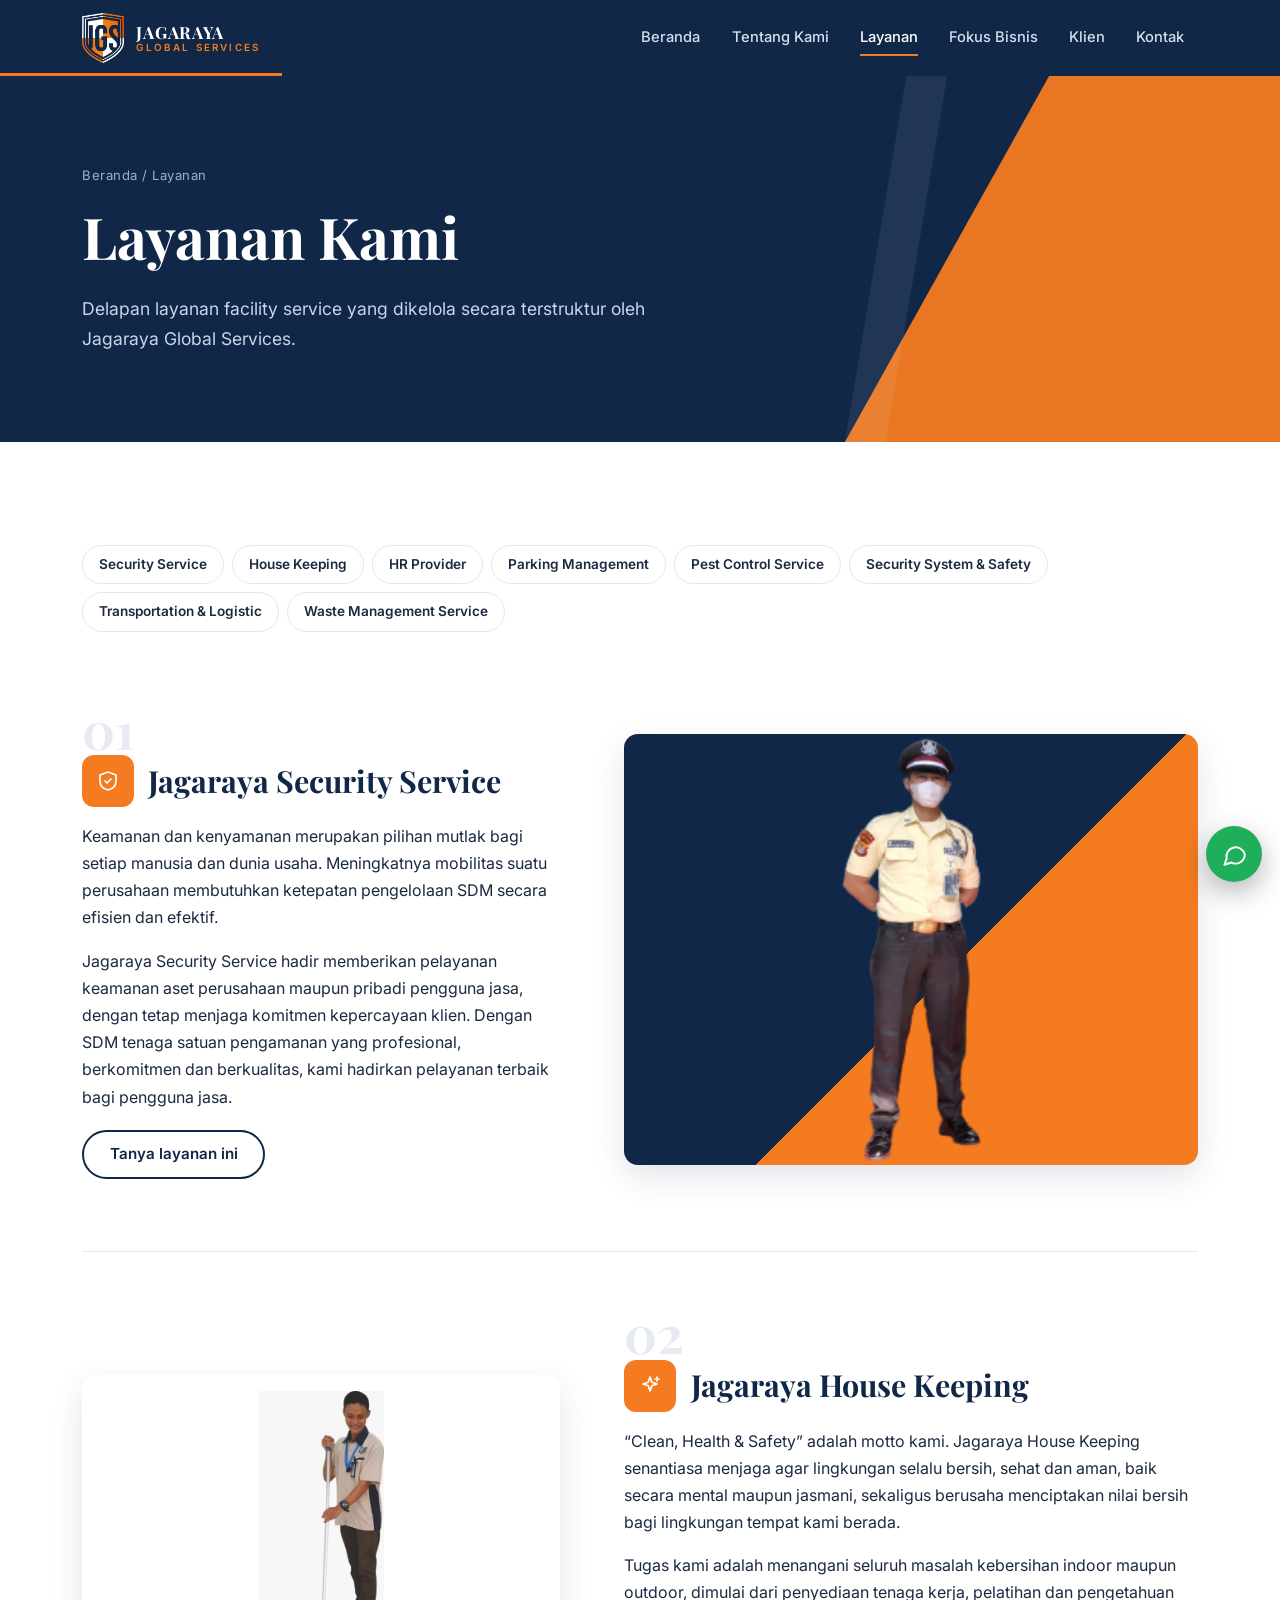
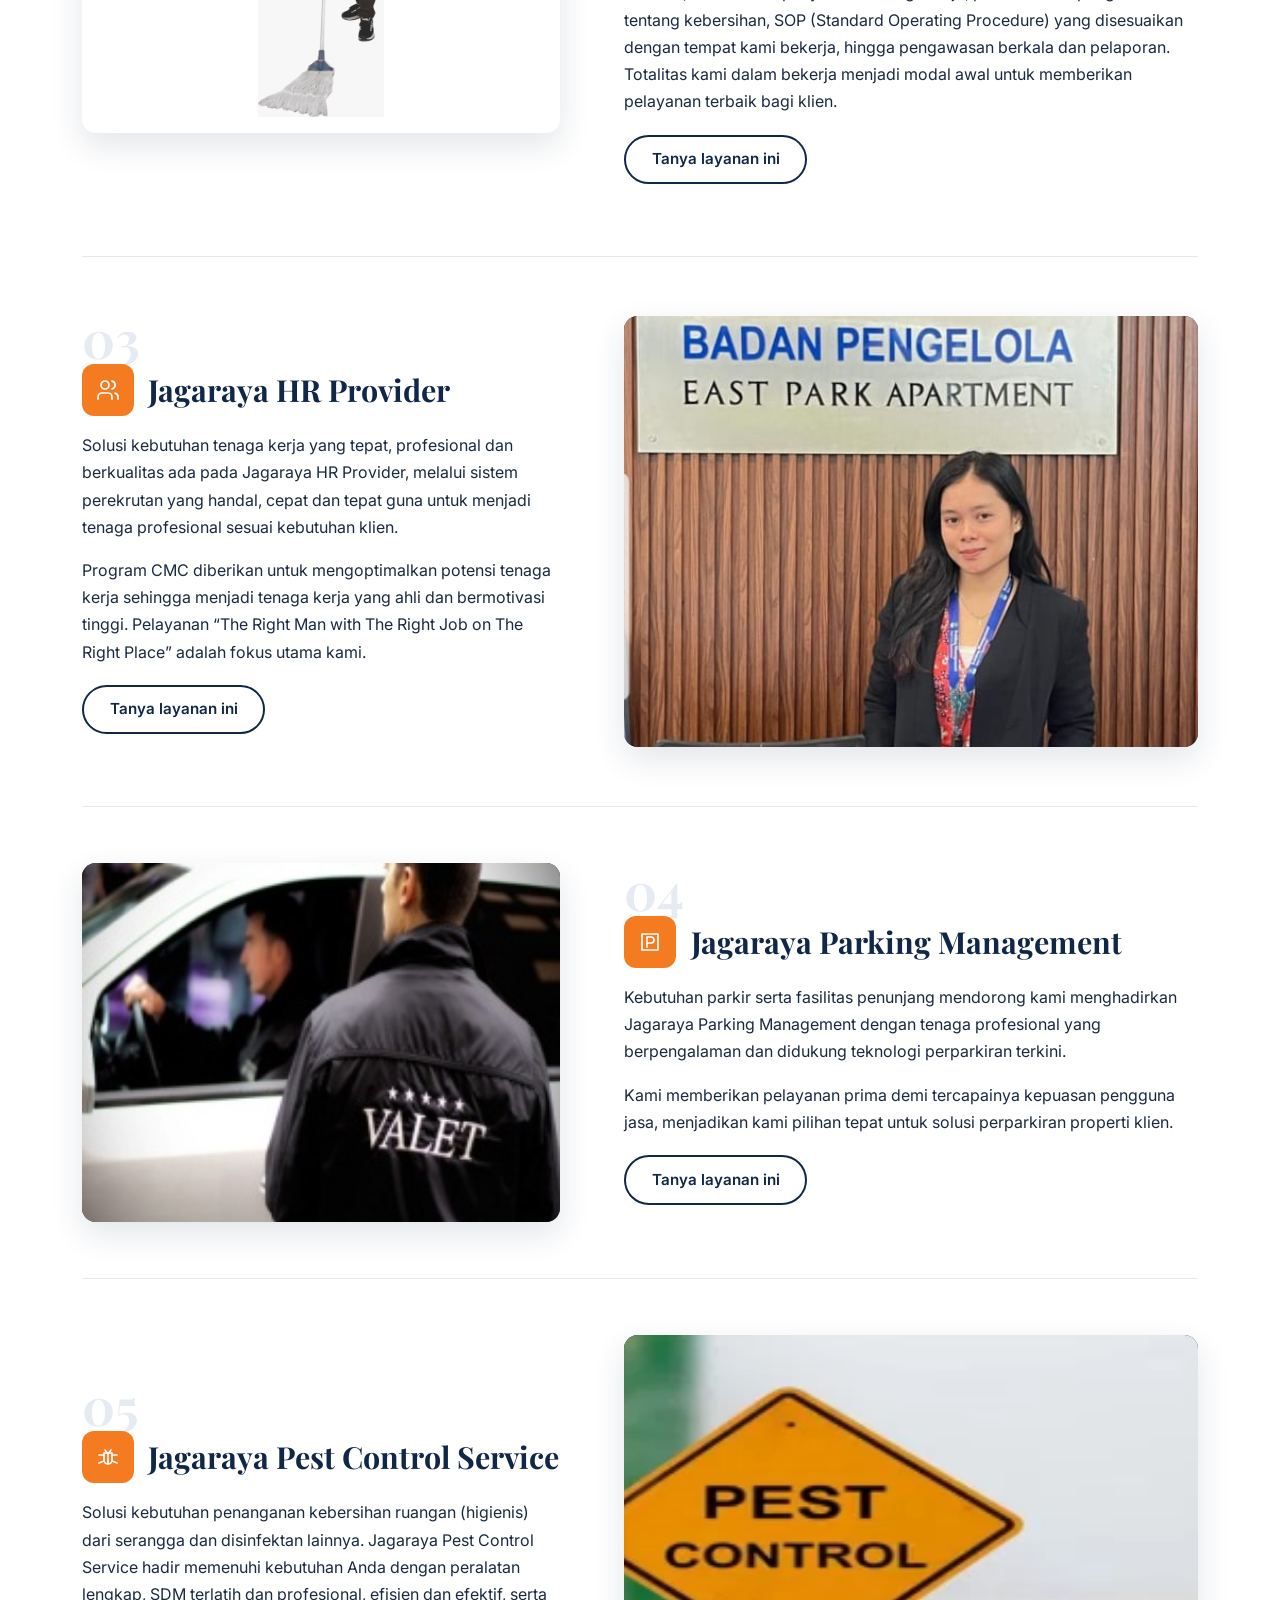
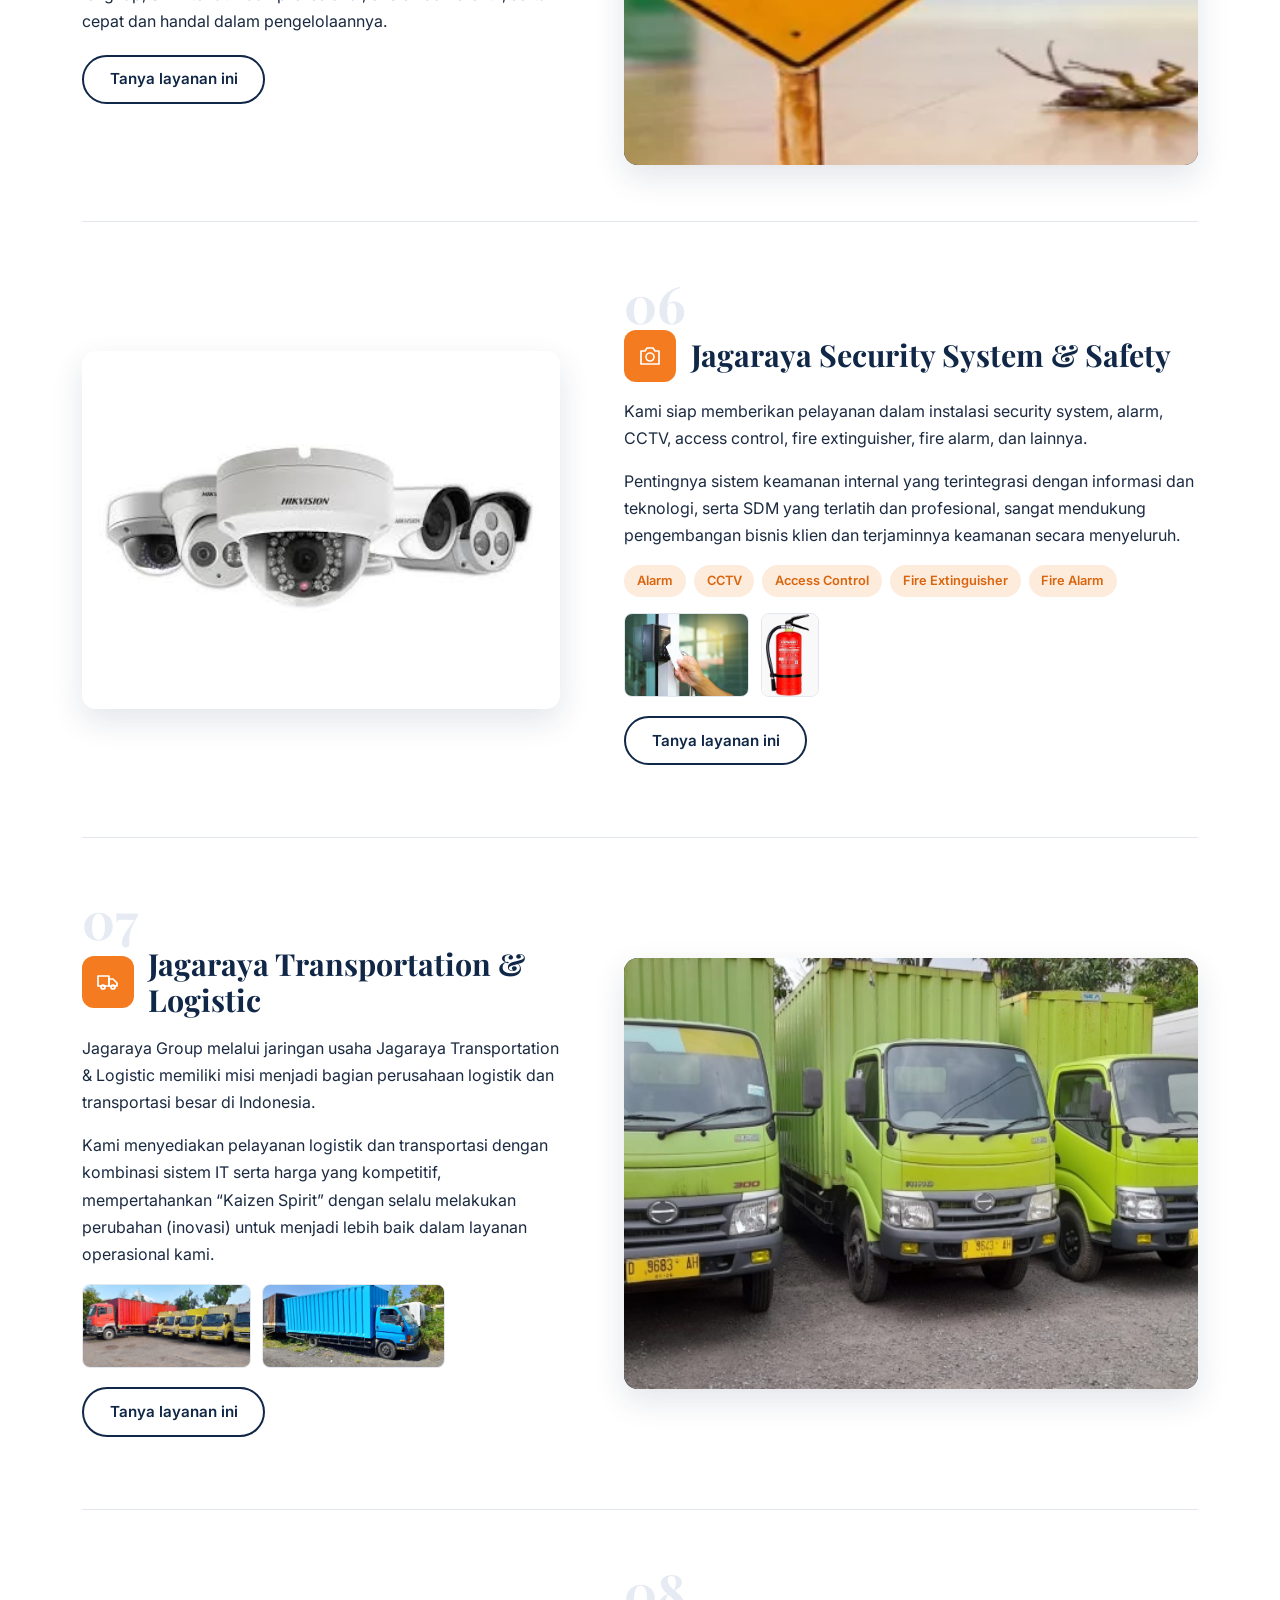
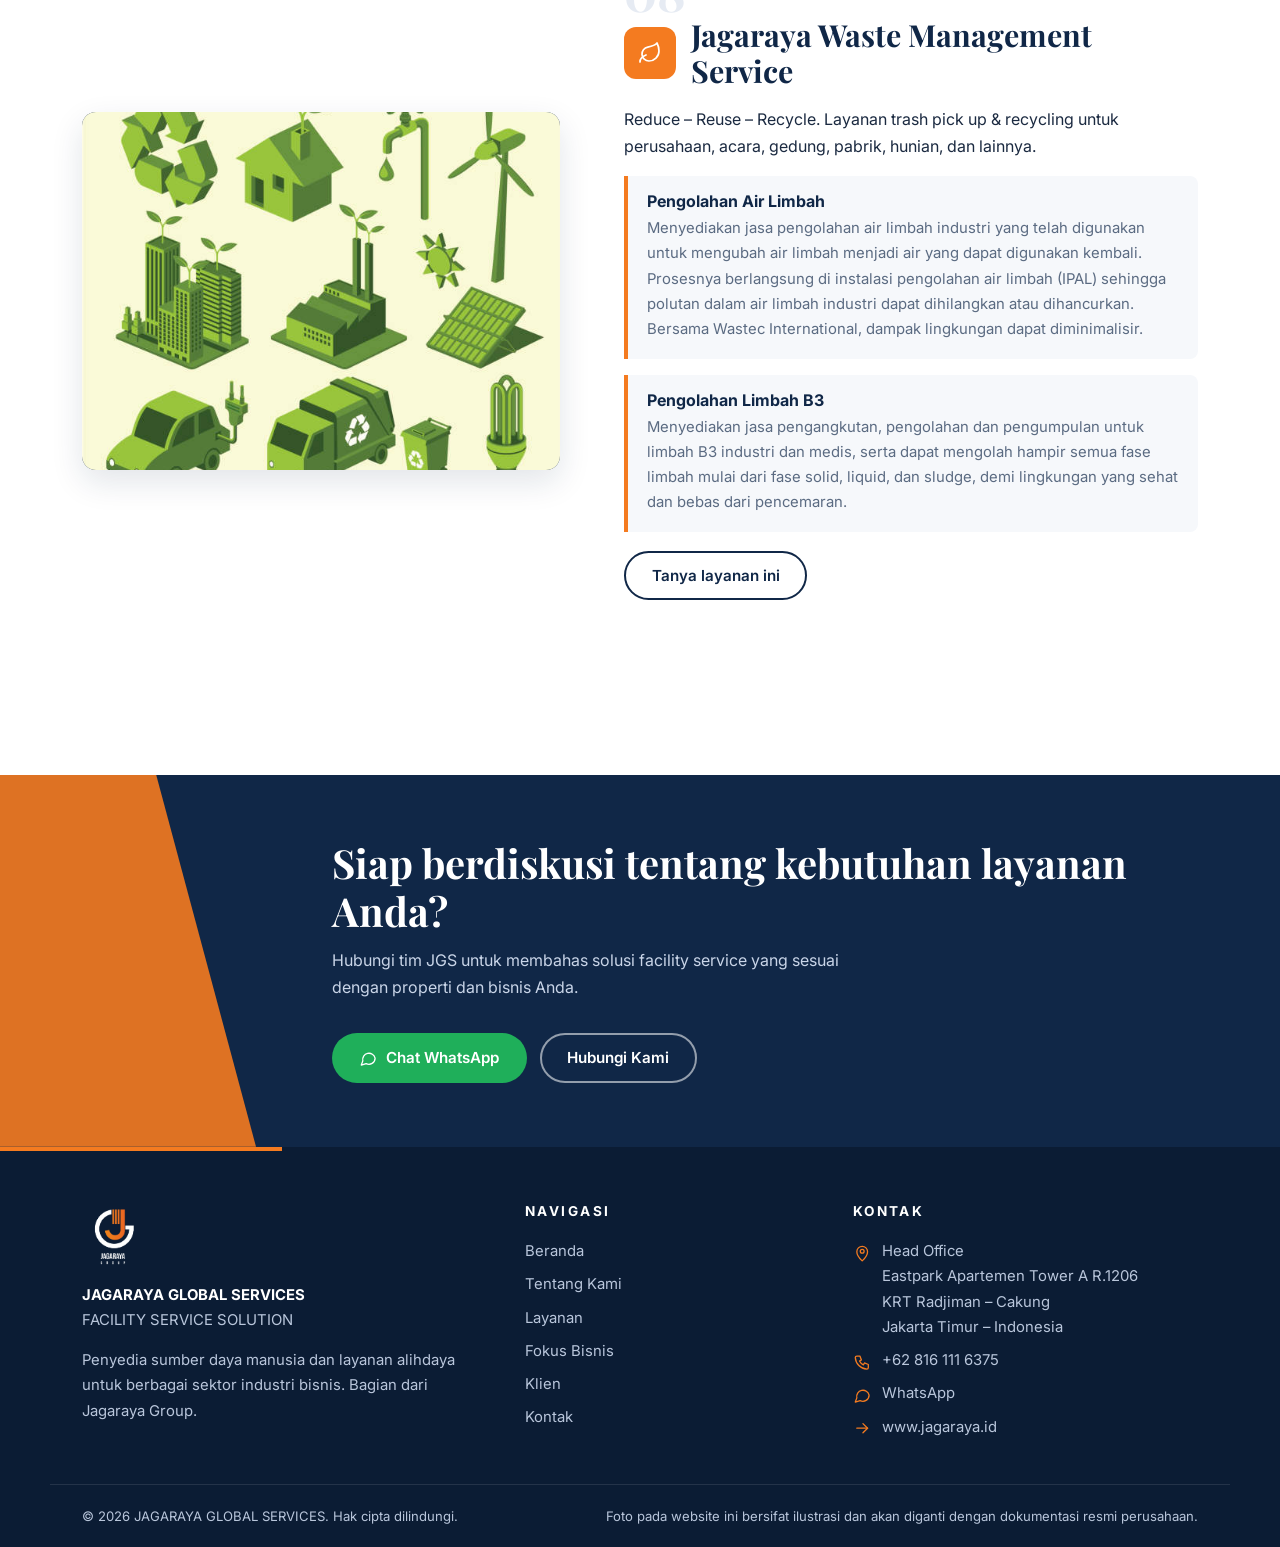
<file: public/services.html>
<!DOCTYPE html>
<html lang="id">
<head>
<meta charset="utf-8">
<meta name="viewport" content="width=device-width, initial-scale=1">
<title>Layanan | Jagaraya Global Services (JGS)</title>
<meta name="description" content="Delapan layanan JGS: Security Service, House Keeping, HR Provider, Parking Management, Pest Control, Security System &amp; Safety, Transportation &amp; Logistic, dan Waste Management.">
<link rel="canonical" href="https://www.jagaraya.id/services.html">
<meta name="theme-color" content="#102747">
<meta property="og:type" content="website">
<meta property="og:title" content="Layanan | Jagaraya Global Services (JGS)">
<meta property="og:description" content="Delapan layanan JGS: Security Service, House Keeping, HR Provider, Parking Management, Pest Control, Security System &amp; Safety, Transportation &amp; Logistic, dan Waste Management.">
<meta property="og:url" content="https://www.jagaraya.id/services.html">
<meta property="og:image" content="https://www.jagaraya.id/assets/images/logo/jgs-shield.png">
<link rel="icon" type="image/png" href="assets/images/logo/favicon.png">
<link rel="preconnect" href="https://fonts.googleapis.com">
<link rel="preconnect" href="https://fonts.gstatic.com" crossorigin>
<link href="https://fonts.googleapis.com/css2?family=Inter:wght@400;500;600;700&amp;family=Playfair+Display:wght@600;700&amp;display=swap" rel="stylesheet">
<link rel="stylesheet" href="assets/css/tokens.css">
<link rel="stylesheet" href="assets/css/base.css">
<link rel="stylesheet" href="assets/css/components.css">
<link rel="stylesheet" href="assets/css/pages.css">
</head>
<body>
<a class="skip-link" href="#main">Lewati ke konten</a>
<header class="site-header">
  <div class="container header-inner">
    <a class="brand" href="index.html" aria-label="JGS - Beranda">
      <img src="assets/images/logo/jgs-shield.png" alt="Logo Jagaraya Global Services" loading="eager" width="50" height="59">
      <span class="brand-text"><strong>JAGARAYA</strong><span>GLOBAL SERVICES</span></span>
    </a>
    <button class="nav-toggle" type="button" aria-label="Buka menu" aria-expanded="false" aria-controls="nav"><span></span></button>
    <nav class="nav" id="nav" aria-label="Navigasi utama"><a href="index.html">Beranda</a><a href="about.html">Tentang Kami</a><a href="services.html" aria-current="page">Layanan</a><a href="business-focus.html">Fokus Bisnis</a><a href="clients.html">Klien</a><a href="contact.html">Kontak</a></nav>
  </div>
</header>
<main id="main">
<section class="page-hero">
  <div class="container">
    <div class="breadcrumb"><a href="index.html">Beranda</a> / Layanan</div>
    <h1>Layanan Kami</h1>
    <p>Delapan layanan facility service yang dikelola secara terstruktur oleh Jagaraya Global Services.</p>
  </div>
</section>

<section class="section" aria-label="Daftar layanan">
  <div class="container">
    <div class="service-index reveal"><a href="#security">Security Service</a><a href="#housekeeping">House Keeping</a><a href="#hr">HR Provider</a><a href="#parking">Parking Management</a><a href="#pest">Pest Control Service</a><a href="#safety">Security System &amp; Safety</a><a href="#transport">Transportation &amp; Logistic</a><a href="#waste">Waste Management Service</a></div>
    <article class="service-row reveal" id="security">
  <div class="service-media is-cutout"><img src="assets/images/general/guard-2.png" alt="Ilustrasi Jagaraya Security Service" loading="lazy"></div>
  <div>
    <div class="service-num">01</div>
    <div class="service-title"><span class="tile-icon"><svg class="icon" viewBox="0 0 24 24" aria-hidden="true"><path d="M12 3l8 3v6c0 5-3.5 8-8 9-4.5-1-8-4-8-9V6z"/><path d="M9 12l2 2 4-4"/></svg></span><h2>Jagaraya Security Service</h2></div>
    <p>Keamanan dan kenyamanan merupakan pilihan mutlak bagi setiap manusia dan dunia usaha. Meningkatnya mobilitas suatu perusahaan membutuhkan ketepatan pengelolaan SDM secara efisien dan efektif.</p><p>Jagaraya Security Service hadir memberikan pelayanan keamanan aset perusahaan maupun pribadi pengguna jasa, dengan tetap menjaga komitmen kepercayaan klien. Dengan SDM tenaga satuan pengamanan yang profesional, berkomitmen dan berkualitas, kami hadirkan pelayanan terbaik bagi pengguna jasa.</p>
    <p style="margin-top:1.2rem"><a class="btn btn--outline" href="contact.html">Tanya layanan ini</a></p>
  </div>
</article><article class="service-row reveal" id="housekeeping">
  <div class="service-media is-contain"><img src="assets/images/general/housekeeping.jpg" alt="Ilustrasi Jagaraya House Keeping" loading="lazy"></div>
  <div>
    <div class="service-num">02</div>
    <div class="service-title"><span class="tile-icon"><svg class="icon" viewBox="0 0 24 24" aria-hidden="true"><path d="M12 3l1.8 5.2L19 10l-5.2 1.8L12 17l-1.8-5.2L5 10l5.2-1.8z"/><path d="M19 3v4"/><path d="M17 5h4"/></svg></span><h2>Jagaraya House Keeping</h2></div>
    <p>“Clean, Health &amp; Safety” adalah motto kami. Jagaraya House Keeping senantiasa menjaga agar lingkungan selalu bersih, sehat dan aman, baik secara mental maupun jasmani, sekaligus berusaha menciptakan nilai bersih bagi lingkungan tempat kami berada.</p><p>Tugas kami adalah menangani seluruh masalah kebersihan indoor maupun outdoor, dimulai dari penyediaan tenaga kerja, pelatihan dan pengetahuan tentang kebersihan, SOP (Standard Operating Procedure) yang disesuaikan dengan tempat kami bekerja, hingga pengawasan berkala dan pelaporan. Totalitas kami dalam bekerja menjadi modal awal untuk memberikan pelayanan terbaik bagi klien.</p>
    <p style="margin-top:1.2rem"><a class="btn btn--outline" href="contact.html">Tanya layanan ini</a></p>
  </div>
</article><article class="service-row reveal" id="hr">
  <div class="service-media"><img src="assets/images/services/hr-reception.jpg" alt="Ilustrasi Jagaraya HR Provider" loading="lazy"></div>
  <div>
    <div class="service-num">03</div>
    <div class="service-title"><span class="tile-icon"><svg class="icon" viewBox="0 0 24 24" aria-hidden="true"><path d="M16 21v-2a4 4 0 0 0-4-4H6a4 4 0 0 0-4 4v2"/><path d="M9 11a4 4 0 1 0 0-8 4 4 0 0 0 0 8z"/><path d="M22 21v-2a4 4 0 0 0-3-3.9"/><path d="M16 3.1a4 4 0 0 1 0 7.8"/></svg></span><h2>Jagaraya HR Provider</h2></div>
    <p>Solusi kebutuhan tenaga kerja yang tepat, profesional dan berkualitas ada pada Jagaraya HR Provider, melalui sistem perekrutan yang handal, cepat dan tepat guna untuk menjadi tenaga profesional sesuai kebutuhan klien.</p><p>Program CMC diberikan untuk mengoptimalkan potensi tenaga kerja sehingga menjadi tenaga kerja yang ahli dan bermotivasi tinggi. Pelayanan “The Right Man with The Right Job on The Right Place” adalah fokus utama kami.</p>
    <p style="margin-top:1.2rem"><a class="btn btn--outline" href="contact.html">Tanya layanan ini</a></p>
  </div>
</article><article class="service-row reveal" id="parking">
  <div class="service-media"><img src="assets/images/services/parking-valet.jpeg" alt="Ilustrasi Jagaraya Parking Management" loading="lazy"></div>
  <div>
    <div class="service-num">04</div>
    <div class="service-title"><span class="tile-icon"><svg class="icon" viewBox="0 0 24 24" aria-hidden="true"><path d="M4 4h16v16H4z"/><path d="M9 17V7h4a3 3 0 0 1 0 6H9"/></svg></span><h2>Jagaraya Parking Management</h2></div>
    <p>Kebutuhan parkir serta fasilitas penunjang mendorong kami menghadirkan Jagaraya Parking Management dengan tenaga profesional yang berpengalaman dan didukung teknologi perparkiran terkini.</p><p>Kami memberikan pelayanan prima demi tercapainya kepuasan pengguna jasa, menjadikan kami pilihan tepat untuk solusi perparkiran properti klien.</p>
    <p style="margin-top:1.2rem"><a class="btn btn--outline" href="contact.html">Tanya layanan ini</a></p>
  </div>
</article><article class="service-row reveal" id="pest">
  <div class="service-media"><img src="assets/images/services/pest-control.png" alt="Ilustrasi Jagaraya Pest Control Service" loading="lazy"></div>
  <div>
    <div class="service-num">05</div>
    <div class="service-title"><span class="tile-icon"><svg class="icon" viewBox="0 0 24 24" aria-hidden="true"><path d="M8 8h8v7a4 4 0 0 1-8 0z"/><path d="M9 5l1.5 2"/><path d="M15 5l-1.5 2"/><path d="M3 10h5"/><path d="M16 10h5"/><path d="M3 18l5-2"/><path d="M21 18l-5-2"/><path d="M12 8v11"/></svg></span><h2>Jagaraya Pest Control Service</h2></div>
    <p>Solusi kebutuhan penanganan kebersihan ruangan (higienis) dari serangga dan disinfektan lainnya. Jagaraya Pest Control Service hadir memenuhi kebutuhan Anda dengan peralatan lengkap, SDM terlatih dan profesional, efisien dan efektif, serta cepat dan handal dalam pengelolaannya.</p>
    <p style="margin-top:1.2rem"><a class="btn btn--outline" href="contact.html">Tanya layanan ini</a></p>
  </div>
</article><article class="service-row reveal" id="safety">
  <div class="service-media is-contain"><img src="assets/images/services/cctv.jpeg" alt="Ilustrasi Jagaraya Security System &amp; Safety" loading="lazy"></div>
  <div>
    <div class="service-num">06</div>
    <div class="service-title"><span class="tile-icon"><svg class="icon" viewBox="0 0 24 24" aria-hidden="true"><path d="M3 7h4l2-3h6l2 3h4v13H3z"/><path d="M12 17a4 4 0 1 0 0-8 4 4 0 0 0 0 8z"/></svg></span><h2>Jagaraya Security System &amp; Safety</h2></div>
    <p>Kami siap memberikan pelayanan dalam instalasi security system, alarm, CCTV, access control, fire extinguisher, fire alarm, dan lainnya.</p><p>Pentingnya sistem keamanan internal yang terintegrasi dengan informasi dan teknologi, serta SDM yang terlatih dan profesional, sangat mendukung pengembangan bisnis klien dan terjaminnya keamanan secara menyeluruh.</p><div class="chips"><span class="chip">Alarm</span><span class="chip">CCTV</span><span class="chip">Access Control</span><span class="chip">Fire Extinguisher</span><span class="chip">Fire Alarm</span></div><div class="service-thumbs"><img src="assets/images/services/access-control.jpeg" alt="Ilustrasi Jagaraya Security System &amp; Safety" loading="lazy"><img src="assets/images/services/fire-extinguisher.png" alt="Ilustrasi Jagaraya Security System &amp; Safety" loading="lazy"></div>
    <p style="margin-top:1.2rem"><a class="btn btn--outline" href="contact.html">Tanya layanan ini</a></p>
  </div>
</article><article class="service-row reveal" id="transport">
  <div class="service-media"><img src="assets/images/services/transport-2.jpeg" alt="Ilustrasi Jagaraya Transportation &amp; Logistic" loading="lazy"></div>
  <div>
    <div class="service-num">07</div>
    <div class="service-title"><span class="tile-icon"><svg class="icon" viewBox="0 0 24 24" aria-hidden="true"><path d="M2 6h11v10H2z"/><path d="M13 9h4l4 4v3h-8z"/><path d="M7 19a2 2 0 1 0 0-4 2 2 0 0 0 0 4z"/><path d="M17 19a2 2 0 1 0 0-4 2 2 0 0 0 0 4z"/></svg></span><h2>Jagaraya Transportation &amp; Logistic</h2></div>
    <p>Jagaraya Group melalui jaringan usaha Jagaraya Transportation &amp; Logistic memiliki misi menjadi bagian perusahaan logistik dan transportasi besar di Indonesia.</p><p>Kami menyediakan pelayanan logistik dan transportasi dengan kombinasi sistem IT serta harga yang kompetitif, mempertahankan “Kaizen Spirit” dengan selalu melakukan perubahan (inovasi) untuk menjadi lebih baik dalam layanan operasional kami.</p><div class="service-thumbs"><img src="assets/images/services/transport-1.png" alt="Ilustrasi Jagaraya Transportation &amp; Logistic" loading="lazy"><img src="assets/images/services/transport-3.jpeg" alt="Ilustrasi Jagaraya Transportation &amp; Logistic" loading="lazy"></div>
    <p style="margin-top:1.2rem"><a class="btn btn--outline" href="contact.html">Tanya layanan ini</a></p>
  </div>
</article><article class="service-row reveal" id="waste">
  <div class="service-media"><img src="assets/images/services/waste-icons.jpeg" alt="Ilustrasi Jagaraya Waste Management Service" loading="lazy"></div>
  <div>
    <div class="service-num">08</div>
    <div class="service-title"><span class="tile-icon"><svg class="icon" viewBox="0 0 24 24" aria-hidden="true"><path d="M11 20A7 7 0 0 1 9.8 6.1C15.5 5 17 4.5 19 2c1 2 2 4.2 2 8 0 5.5-4.8 10-10 10z"/><path d="M2 21c0-3 1.9-5.5 6-7"/></svg></span><h2>Jagaraya Waste Management Service</h2></div>
    <p>Reduce – Reuse – Recycle. Layanan trash pick up &amp; recycling untuk perusahaan, acara, gedung, pabrik, hunian, dan lainnya.</p><div class="sub-cards"><div class="sub-card"><h4>Pengolahan Air Limbah</h4><p>Menyediakan jasa pengolahan air limbah industri yang telah digunakan untuk mengubah air limbah menjadi air yang dapat digunakan kembali. Prosesnya berlangsung di instalasi pengolahan air limbah (IPAL) sehingga polutan dalam air limbah industri dapat dihilangkan atau dihancurkan. Bersama Wastec International, dampak lingkungan dapat diminimalisir.</p></div><div class="sub-card"><h4>Pengolahan Limbah B3</h4><p>Menyediakan jasa pengangkutan, pengolahan dan pengumpulan untuk limbah B3 industri dan medis, serta dapat mengolah hampir semua fase limbah mulai dari fase solid, liquid, dan sludge, demi lingkungan yang sehat dan bebas dari pencemaran.</p></div></div>
    <p style="margin-top:1.2rem"><a class="btn btn--outline" href="contact.html">Tanya layanan ini</a></p>
  </div>
</article>
  </div>
</section>
<section class="cta-band" aria-labelledby="cta-title">
  <div class="container cta-inner">
    <div>
      <h2 id="cta-title">Siap berdiskusi tentang kebutuhan layanan Anda?</h2>
      <p>Hubungi tim JGS untuk membahas solusi facility service yang sesuai dengan properti dan bisnis Anda.</p>
    </div>
    <div class="cta-actions">
      <a class="btn btn-wa btn--wa" href="https://wa.me/628161116375" target="_blank" rel="noopener"><svg class="icon" viewBox="0 0 24 24" aria-hidden="true"><path d="M21 12a8 8 0 0 1-11.7 7L3 21l2-5.5A8 8 0 1 1 21 12z"/></svg> Chat WhatsApp</a>
      <a class="btn btn--ghost" href="contact.html">Hubungi Kami</a>
    </div>
  </div>
</section>

</main>
<footer class="site-footer">
  <div class="container footer-grid">
    <div class="footer-brand">
      <img src="assets/images/logo/jagaraya-group.png" alt="Logo Jagaraya Group" loading="lazy" width="64" height="64">
      <p><strong style="color:#fff">JAGARAYA GLOBAL SERVICES</strong><br>FACILITY SERVICE SOLUTION</p>
      <p>Penyedia sumber daya manusia dan layanan alihdaya untuk berbagai sektor industri bisnis. Bagian dari Jagaraya Group.</p>
    </div>
    <div>
      <h4>Navigasi</h4>
      <ul><li><a href="index.html">Beranda</a></li><li><a href="about.html">Tentang Kami</a></li><li><a href="services.html">Layanan</a></li><li><a href="business-focus.html">Fokus Bisnis</a></li><li><a href="clients.html">Klien</a></li><li><a href="contact.html">Kontak</a></li></ul>
    </div>
    <div>
      <h4>Kontak</h4>
      <ul class="footer-contact">
        <li><svg class="icon" viewBox="0 0 24 24" aria-hidden="true"><path d="M12 22s7-6.5 7-12a7 7 0 0 0-14 0c0 5.5 7 12 7 12z"/><path d="M12 12a2.5 2.5 0 1 0 0-5 2.5 2.5 0 0 0 0 5z"/></svg><span>Head Office<br>Eastpark Apartemen Tower A R.1206<br>KRT Radjiman – Cakung<br>Jakarta Timur – Indonesia</span></li>
        <li><svg class="icon" viewBox="0 0 24 24" aria-hidden="true"><path d="M5 4h4l2 5-2.5 1.5a11 11 0 0 0 5 5L15 13l5 2v4a2 2 0 0 1-2 2A16 16 0 0 1 3 6a2 2 0 0 1 2-2z"/></svg><a href="tel:+628161116375">+62 816 111 6375</a></li>
        <li><svg class="icon" viewBox="0 0 24 24" aria-hidden="true"><path d="M21 12a8 8 0 0 1-11.7 7L3 21l2-5.5A8 8 0 1 1 21 12z"/></svg><a href="https://wa.me/628161116375" target="_blank" rel="noopener">WhatsApp</a></li>
        <li><svg class="icon" viewBox="0 0 24 24" aria-hidden="true"><path d="M5 12h14"/><path d="M13 6l6 6-6 6"/></svg><a href="https://www.jagaraya.id">www.jagaraya.id</a></li>
      </ul>
    </div>
  </div>
  <div class="container footer-bottom">
    <span>&copy; <span id="year">2025</span> JAGARAYA GLOBAL SERVICES. Hak cipta dilindungi.</span>
    <span>Foto pada website ini bersifat ilustrasi dan akan diganti dengan dokumentasi resmi perusahaan.</span>
  </div>
</footer>
<a class="wa-float" href="https://wa.me/628161116375" target="_blank" rel="noopener" aria-label="Chat WhatsApp JGS"><svg class="icon" viewBox="0 0 24 24" aria-hidden="true"><path d="M21 12a8 8 0 0 1-11.7 7L3 21l2-5.5A8 8 0 1 1 21 12z"/></svg></a>
<script src="assets/js/components.js"></script>
<script src="assets/js/main.js"></script>
<script>document.getElementById("year").textContent = new Date().getFullYear();</script>
</body>
</html>
</file>
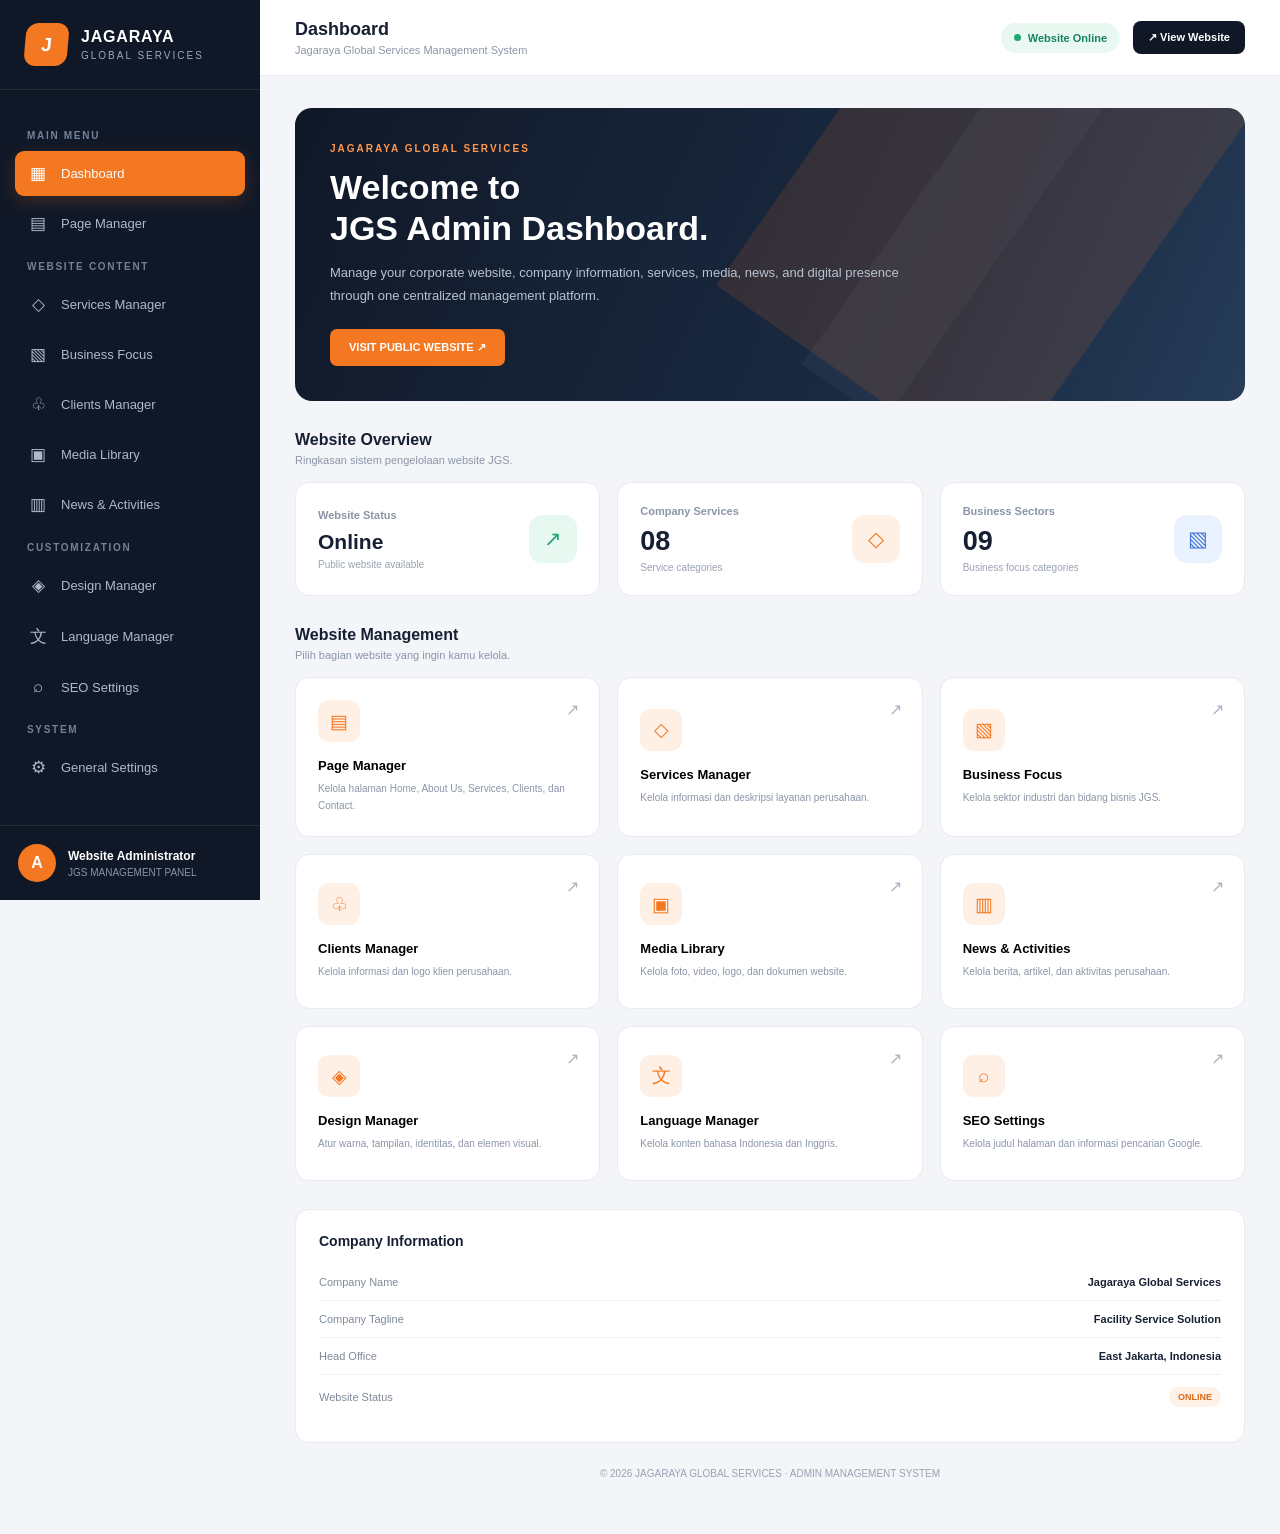
<file: _legacy-custom-cms/public/admin/dashboard.original-placeholder.html>
<!DOCTYPE html>
<html lang="id">
<head>
<meta charset="UTF-8">
<meta name="viewport" content="width=device-width, initial-scale=1.0">
<meta name="theme-color" content="#101827">
<title>Admin Dashboard | JGS</title>

<style>
:root {
    --navy: #101827;
    --navy-light: #19263a;
    --navy-soft: #22324a;
    --orange: #f47721;
    --orange-light: #ff974d;
    --bg: #f3f5f9;
    --white: #ffffff;
    --text: #172033;
    --muted: #8b95a7;
    --border: #e7eaf0;
    --green: #22a477;
    --radius: 14px;
}

* {
    margin: 0;
    padding: 0;
    box-sizing: border-box;
}

body {
    font-family: Inter, "Segoe UI", Arial, sans-serif;
    background: var(--bg);
    color: var(--text);
    min-height: 100vh;
}

button {
    font: inherit;
    cursor: pointer;
    border: none;
}

.app {
    display: flex;
    min-height: 100vh;
}

/* SIDEBAR */

.sidebar {
    width: 260px;
    background: var(--navy);
    color: white;
    position: fixed;
    inset: 0 auto 0 0;
    z-index: 100;
    display: flex;
    flex-direction: column;
    transition: transform .3s ease;
}

.brand {
    height: 90px;
    padding: 22px 25px;
    display: flex;
    align-items: center;
    gap: 13px;
    border-bottom: 1px solid rgba(255,255,255,.08);
}

.brand-icon {
    width: 43px;
    height: 43px;
    border-radius: 12px;
    background: var(--orange);
    display: grid;
    place-items: center;
    font-size: 19px;
    font-weight: 900;
    color: white;
    transform: skew(-5deg);
}

.brand-name {
    font-size: 16px;
    font-weight: 800;
    letter-spacing: .8px;
}

.brand-sub {
    color: #9ca9bd;
    font-size: 10px;
    letter-spacing: 2px;
    margin-top: 4px;
}

.sidebar-content {
    padding: 25px 15px;
    overflow-y: auto;
    flex: 1;
}

.menu-label {
    color: #748198;
    font-size: 10px;
    font-weight: 700;
    letter-spacing: 1.7px;
    padding: 0 12px;
    margin: 15px 0 10px;
}

.nav-item {
    width: 100%;
    display: flex;
    align-items: center;
    gap: 13px;
    padding: 12px 13px;
    border-radius: 9px;
    background: transparent;
    color: #aeb9ca;
    text-align: left;
    font-size: 13px;
    margin-bottom: 5px;
    transition: .2s;
}

.nav-item:hover {
    color: white;
    background: rgba(255,255,255,.07);
}

.nav-item.active {
    color: white;
    background: var(--orange);
    box-shadow: 0 5px 18px rgba(244,119,33,.2);
}

.nav-icon {
    width: 20px;
    text-align: center;
    font-size: 17px;
}

.sidebar-bottom {
    padding: 18px;
    border-top: 1px solid rgba(255,255,255,.08);
}

.admin-profile {
    display: flex;
    align-items: center;
    gap: 12px;
}

.avatar {
    width: 38px;
    height: 38px;
    border-radius: 50%;
    display: grid;
    place-items: center;
    background: var(--orange);
    color: white;
    font-weight: 800;
}

.profile-name {
    font-size: 12px;
    font-weight: 700;
}

.profile-role {
    color: #8794a8;
    font-size: 10px;
    margin-top: 4px;
}

/* MAIN */

.main {
    margin-left: 260px;
    width: calc(100% - 260px);
    min-width: 0;
}

.topbar {
    height: 76px;
    background: white;
    border-bottom: 1px solid var(--border);
    padding: 0 35px;
    display: flex;
    align-items: center;
    justify-content: space-between;
    position: sticky;
    top: 0;
    z-index: 50;
}

.topbar-left {
    display: flex;
    align-items: center;
    gap: 15px;
}

.page-title {
    font-size: 18px;
    font-weight: 800;
}

.page-subtitle {
    color: var(--muted);
    font-size: 11px;
    margin-top: 4px;
}

.topbar-right {
    display: flex;
    align-items: center;
    gap: 13px;
}

.status {
    display: flex;
    align-items: center;
    gap: 7px;
    background: #eaf8f2;
    color: #16855f;
    padding: 9px 13px;
    border-radius: 30px;
    font-size: 11px;
    font-weight: 700;
}

.status-dot {
    width: 7px;
    height: 7px;
    background: #22a477;
    border-radius: 50%;
}

.view-site {
    background: var(--navy);
    color: white;
    padding: 10px 15px;
    border-radius: 8px;
    font-size: 11px;
    font-weight: 700;
    text-decoration: none;
}

.view-site:hover {
    background: var(--orange);
}

.mobile-menu {
    display: none;
    background: transparent;
    font-size: 23px;
    color: var(--navy);
}

.content {
    padding: 32px 35px 50px;
    max-width: 1500px;
    margin: auto;
}

/* WELCOME */

.welcome {
    background: linear-gradient(115deg, #101827 0%, #1b2c45 70%, #263c58 100%);
    border-radius: 17px;
    padding: 35px;
    color: white;
    position: relative;
    overflow: hidden;
    margin-bottom: 28px;
}

.welcome::after {
    content: "";
    position: absolute;
    width: 340px;
    height: 500px;
    right: 8%;
    top: -180px;
    background: var(--orange);
    opacity: .13;
    transform: rotate(35deg);
}

.welcome::before {
    content: "";
    position: absolute;
    width: 100px;
    height: 500px;
    right: 22%;
    top: -170px;
    background: white;
    opacity: .035;
    transform: rotate(35deg);
}

.welcome-content {
    position: relative;
    z-index: 2;
    max-width: 650px;
}

.welcome-tag {
    color: var(--orange-light);
    font-size: 10px;
    font-weight: 800;
    letter-spacing: 2px;
    margin-bottom: 13px;
}

.welcome h1 {
    font-size: clamp(25px, 3vw, 34px);
    line-height: 1.2;
    margin-bottom: 12px;
}

.welcome p {
    color: #b8c3d2;
    font-size: 13px;
    line-height: 1.8;
    max-width: 570px;
}

.welcome-button {
    display: inline-block;
    margin-top: 22px;
    background: var(--orange);
    color: white;
    text-decoration: none;
    font-size: 11px;
    font-weight: 800;
    padding: 12px 19px;
    border-radius: 7px;
}

/* SECTION */

.section-heading {
    display: flex;
    justify-content: space-between;
    align-items: center;
    margin: 30px 0 16px;
}

.section-heading h2 {
    font-size: 16px;
    font-weight: 800;
}

.section-heading p {
    font-size: 11px;
    color: var(--muted);
    margin-top: 5px;
}

/* STATS */

.stats-grid {
    display: grid;
    grid-template-columns: repeat(3, 1fr);
    gap: 17px;
}

.stat-card {
    background: white;
    border: 1px solid var(--border);
    border-radius: var(--radius);
    padding: 22px;
    display: flex;
    justify-content: space-between;
    align-items: center;
    min-width: 0;
}

.stat-label {
    color: var(--muted);
    font-size: 11px;
    font-weight: 600;
}

.stat-number {
    font-size: 27px;
    font-weight: 800;
    margin-top: 9px;
}

.stat-note {
    color: #9aa3b2;
    font-size: 10px;
    margin-top: 5px;
}

.stat-icon {
    width: 48px;
    height: 48px;
    border-radius: 13px;
    display: grid;
    place-items: center;
    font-size: 21px;
}

.icon-orange {
    background: #fff0e5;
    color: var(--orange);
}

.icon-blue {
    background: #eaf1ff;
    color: #4778d8;
}

.icon-green {
    background: #e7f8f1;
    color: var(--green);
}

/* MANAGEMENT */

.management-grid {
    display: grid;
    grid-template-columns: repeat(3, 1fr);
    gap: 17px;
}

.manage-card {
    background: white;
    border: 1px solid var(--border);
    border-radius: var(--radius);
    padding: 22px;
    text-align: left;
    transition: .25s;
    min-height: 155px;
    position: relative;
    overflow: hidden;
}

.manage-card:hover {
    transform: translateY(-4px);
    border-color: #f7b17f;
    box-shadow: 0 10px 28px rgba(20,35,55,.07);
}

.manage-icon {
    width: 42px;
    height: 42px;
    background: #fff0e5;
    color: var(--orange);
    border-radius: 11px;
    display: grid;
    place-items: center;
    font-size: 19px;
    margin-bottom: 16px;
}

.manage-card h3 {
    font-size: 13px;
    font-weight: 800;
    margin-bottom: 7px;
}

.manage-card p {
    font-size: 10px;
    line-height: 1.7;
    color: var(--muted);
}

.manage-arrow {
    position: absolute;
    right: 20px;
    top: 22px;
    color: #aab2bf;
    font-size: 16px;
}

/* INFO */

.info-panel {
    background: white;
    border: 1px solid var(--border);
    border-radius: var(--radius);
    padding: 23px;
    margin-top: 28px;
}

.info-panel h3 {
    font-size: 14px;
    margin-bottom: 15px;
}

.info-row {
    display: flex;
    justify-content: space-between;
    align-items: center;
    padding: 12px 0;
    border-bottom: 1px solid #f0f1f4;
    gap: 15px;
}

.info-row:last-child {
    border-bottom: none;
}

.info-label {
    color: #7f8999;
    font-size: 11px;
}

.info-value {
    font-size: 11px;
    font-weight: 700;
    text-align: right;
}

.badge {
    display: inline-block;
    background: #fff1e6;
    color: #d96819;
    padding: 5px 9px;
    border-radius: 20px;
    font-size: 9px;
    font-weight: 800;
}

/* PAGE PLACEHOLDER */

.module-page {
    display: none;
}

.module-page.show {
    display: block;
}

.dashboard-page.hide {
    display: none;
}

.module-box {
    background: white;
    border: 1px solid var(--border);
    border-radius: var(--radius);
    padding: 35px;
    min-height: 250px;
}

.module-box h2 {
    font-size: 21px;
    margin-bottom: 12px;
}

.module-box p {
    color: #7f8999;
    font-size: 13px;
    line-height: 1.8;
}

.module-message {
    margin-top: 25px;
    background: #fff6ef;
    border-left: 4px solid var(--orange);
    padding: 17px;
    color: #9a592c;
    font-size: 12px;
    line-height: 1.8;
}

/* FOOTER */

.footer {
    padding: 25px 0 5px;
    color: #9aa3b2;
    font-size: 10px;
    text-align: center;
}

/* RESPONSIVE */

@media (max-width: 1050px) {
    .stats-grid,
    .management-grid {
        grid-template-columns: repeat(2, 1fr);
    }
}

@media (max-width: 760px) {
    .sidebar {
        transform: translateX(-100%);
    }

    .sidebar.open {
        transform: translateX(0);
    }

    .main {
        margin-left: 0;
        width: 100%;
    }

    .topbar {
        padding: 0 18px;
        height: 68px;
    }

    .mobile-menu {
        display: block;
    }

    .topbar-right .status {
        display: none;
    }

    .content {
        padding: 22px 17px 35px;
    }

    .welcome {
        padding: 27px 23px;
    }

    .stats-grid {
        grid-template-columns: 1fr;
    }

    .management-grid {
        grid-template-columns: 1fr 1fr;
        gap: 11px;
    }

    .manage-card {
        padding: 17px;
        min-height: 155px;
    }

    .manage-card h3 {
        font-size: 12px;
    }

    .manage-card p {
        font-size: 10px;
    }

    .view-site {
        padding: 9px 11px;
        font-size: 10px;
    }
}

@media (max-width: 390px) {
    .management-grid {
        grid-template-columns: 1fr;
    }
}
</style>
</head>

<body>

<div class="app">

    <!-- SIDEBAR -->
    <aside class="sidebar" id="sidebar">

        <div class="brand">
            <div class="brand-icon">J</div>
            <div>
                <div class="brand-name">JAGARAYA</div>
                <div class="brand-sub">GLOBAL SERVICES</div>
            </div>
        </div>

        <div class="sidebar-content">

            <div class="menu-label">MAIN MENU</div>

            <button class="nav-item active" data-page="dashboard">
                <span class="nav-icon">▦</span>
                Dashboard
            </button>

            <button class="nav-item" data-page="pages">
                <span class="nav-icon">▤</span>
                Page Manager
            </button>

            <div class="menu-label">WEBSITE CONTENT</div>

            <button class="nav-item" data-page="services">
                <span class="nav-icon">◇</span>
                Services Manager
            </button>

            <button class="nav-item" data-page="business">
                <span class="nav-icon">▧</span>
                Business Focus
            </button>

            <button class="nav-item" data-page="clients">
                <span class="nav-icon">♧</span>
                Clients Manager
            </button>

            <button class="nav-item" data-page="media">
                <span class="nav-icon">▣</span>
                Media Library
            </button>

            <button class="nav-item" data-page="news">
                <span class="nav-icon">▥</span>
                News & Activities
            </button>

            <div class="menu-label">CUSTOMIZATION</div>

            <button class="nav-item" data-page="design">
                <span class="nav-icon">◈</span>
                Design Manager
            </button>

            <button class="nav-item" data-page="language">
                <span class="nav-icon">文</span>
                Language Manager
            </button>

            <button class="nav-item" data-page="seo">
                <span class="nav-icon">⌕</span>
                SEO Settings
            </button>

            <div class="menu-label">SYSTEM</div>

            <button class="nav-item" data-page="settings">
                <span class="nav-icon">⚙</span>
                General Settings
            </button>

        </div>

        <div class="sidebar-bottom">
            <div class="admin-profile">
                <div class="avatar">A</div>
                <div>
                    <div class="profile-name">Website Administrator</div>
                    <div class="profile-role">JGS MANAGEMENT PANEL</div>
                </div>
            </div>
        </div>

    </aside>


    <!-- MAIN CONTENT -->
    <main class="main">

        <header class="topbar">

            <div class="topbar-left">
                <button class="mobile-menu" id="mobileMenu">☰</button>

                <div>
                    <div class="page-title" id="topTitle">Dashboard</div>
                    <div class="page-subtitle">Jagaraya Global Services Management System</div>
                </div>
            </div>

            <div class="topbar-right">
                <div class="status">
                    <span class="status-dot"></span>
                    Website Online
                </div>

                <a class="view-site"
                   href="https://jgs-website.pages.dev/"
                   target="_blank">
                    ↗ View Website
                </a>
            </div>

        </header>


        <div class="content">

            <!-- DASHBOARD -->
            <section class="dashboard-page" id="page-dashboard">

                <div class="welcome">
                    <div class="welcome-content">

                        <div class="welcome-tag">
                            JAGARAYA GLOBAL SERVICES
                        </div>

                        <h1>Welcome to<br>JGS Admin Dashboard.</h1>

                        <p>
                            Manage your corporate website, company information,
                            services, media, news, and digital presence
                            through one centralized management platform.
                        </p>

                        <a href="https://jgs-website.pages.dev/"
                           target="_blank"
                           class="welcome-button">
                            VISIT PUBLIC WEBSITE ↗
                        </a>

                    </div>
                </div>


                <div class="section-heading">
                    <div>
                        <h2>Website Overview</h2>
                        <p>Ringkasan sistem pengelolaan website JGS.</p>
                    </div>
                </div>


                <div class="stats-grid">

                    <div class="stat-card">
                        <div>
                            <div class="stat-label">Website Status</div>
                            <div class="stat-number" style="font-size:21px">Online</div>
                            <div class="stat-note">Public website available</div>
                        </div>
                        <div class="stat-icon icon-green">↗</div>
                    </div>

                    <div class="stat-card">
                        <div>
                            <div class="stat-label">Company Services</div>
                            <div class="stat-number">08</div>
                            <div class="stat-note">Service categories</div>
                        </div>
                        <div class="stat-icon icon-orange">◇</div>
                    </div>

                    <div class="stat-card">
                        <div>
                            <div class="stat-label">Business Sectors</div>
                            <div class="stat-number">09</div>
                            <div class="stat-note">Business focus categories</div>
                        </div>
                        <div class="stat-icon icon-blue">▧</div>
                    </div>

                </div>


                <div class="section-heading">
                    <div>
                        <h2>Website Management</h2>
                        <p>Pilih bagian website yang ingin kamu kelola.</p>
                    </div>
                </div>


                <div class="management-grid">

                    <button class="manage-card" data-open="pages">
                        <span class="manage-arrow">↗</span>
                        <div class="manage-icon">▤</div>
                        <h3>Page Manager</h3>
                        <p>Kelola halaman Home, About Us, Services, Clients, dan Contact.</p>
                    </button>

                    <button class="manage-card" data-open="services">
                        <span class="manage-arrow">↗</span>
                        <div class="manage-icon">◇</div>
                        <h3>Services Manager</h3>
                        <p>Kelola informasi dan deskripsi layanan perusahaan.</p>
                    </button>

                    <button class="manage-card" data-open="business">
                        <span class="manage-arrow">↗</span>
                        <div class="manage-icon">▧</div>
                        <h3>Business Focus</h3>
                        <p>Kelola sektor industri dan bidang bisnis JGS.</p>
                    </button>

                    <button class="manage-card" data-open="clients">
                        <span class="manage-arrow">↗</span>
                        <div class="manage-icon">♧</div>
                        <h3>Clients Manager</h3>
                        <p>Kelola informasi dan logo klien perusahaan.</p>
                    </button>

                    <button class="manage-card" data-open="media">
                        <span class="manage-arrow">↗</span>
                        <div class="manage-icon">▣</div>
                        <h3>Media Library</h3>
                        <p>Kelola foto, video, logo, dan dokumen website.</p>
                    </button>

                    <button class="manage-card" data-open="news">
                        <span class="manage-arrow">↗</span>
                        <div class="manage-icon">▥</div>
                        <h3>News & Activities</h3>
                        <p>Kelola berita, artikel, dan aktivitas perusahaan.</p>
                    </button>

                    <button class="manage-card" data-open="design">
                        <span class="manage-arrow">↗</span>
                        <div class="manage-icon">◈</div>
                        <h3>Design Manager</h3>
                        <p>Atur warna, tampilan, identitas, dan elemen visual.</p>
                    </button>

                    <button class="manage-card" data-open="language">
                        <span class="manage-arrow">↗</span>
                        <div class="manage-icon">文</div>
                        <h3>Language Manager</h3>
                        <p>Kelola konten bahasa Indonesia dan Inggris.</p>
                    </button>

                    <button class="manage-card" data-open="seo">
                        <span class="manage-arrow">↗</span>
                        <div class="manage-icon">⌕</div>
                        <h3>SEO Settings</h3>
                        <p>Kelola judul halaman dan informasi pencarian Google.</p>
                    </button>

                </div>


                <div class="info-panel">
                    <h3>Company Information</h3>

                    <div class="info-row">
                        <span class="info-label">Company Name</span>
                        <span class="info-value">Jagaraya Global Services</span>
                    </div>

                    <div class="info-row">
                        <span class="info-label">Company Tagline</span>
                        <span class="info-value">Facility Service Solution</span>
                    </div>

                    <div class="info-row">
                        <span class="info-label">Head Office</span>
                        <span class="info-value">East Jakarta, Indonesia</span>
                    </div>

                    <div class="info-row">
                        <span class="info-label">Website Status</span>
                        <span class="badge">ONLINE</span>
                    </div>

                </div>

            </section>


            <!-- MODULE PAGES -->
            <section class="module-page" id="modulePage">

                <div class="module-box">
                    <h2 id="moduleTitle">Page Manager</h2>

                    <p id="moduleDescription">
                        Manage your website content.
                    </p>

                    <div class="module-message">
                        <strong>Management module belum diaktifkan.</strong><br>
                        Bagian ini merupakan tempat untuk fitur pengelolaan
                        website berikutnya. Nantinya, kamu dapat mengedit
                        konten dan mengunggah media melalui dashboard ini
                        tanpa harus mengubah kode HTML secara manual.
                    </div>
                </div>

            </section>


            <div class="footer">
                © 2026 JAGARAYA GLOBAL SERVICES · ADMIN MANAGEMENT SYSTEM
            </div>

        </div>

    </main>

</div>


<script>
const sidebar = document.getElementById("sidebar");
const mobileMenu = document.getElementById("mobileMenu");
const navItems = document.querySelectorAll(".nav-item");
const manageCards = document.querySelectorAll("[data-open]");

const dashboardPage = document.querySelector(".dashboard-page");
const modulePage = document.getElementById("modulePage");

const topTitle = document.getElementById("topTitle");
const moduleTitle = document.getElementById("moduleTitle");
const moduleDescription = document.getElementById("moduleDescription");


const modules = {
    dashboard: {
        title: "Dashboard",
        description: "JGS Website Management Overview"
    },

    pages: {
        title: "Page Manager",
        description: "Manage Home, About Us, Services, Clients, and Contact pages."
    },

    services: {
        title: "Services Manager",
        description: "Manage all JGS company service categories and descriptions."
    },

    business: {
        title: "Business Focus",
        description: "Manage business sectors and industry categories."
    },

    clients: {
        title: "Clients Manager",
        description: "Manage company client information and logos."
    },

    media: {
        title: "Media Library",
        description: "Manage images, videos, logos, and documents."
    },

    news: {
        title: "News & Activities",
        description: "Manage company news, articles, and activities."
    },

    design: {
        title: "Design Manager",
        description: "Manage website colors, visual identity, and design settings."
    },

    language: {
        title: "Language Manager",
        description: "Manage Indonesian and English website content."
    },

    seo: {
        title: "SEO Settings",
        description: "Manage website search engine optimization settings."
    },

    settings: {
        title: "General Settings",
        description: "Manage general website configuration."
    }
};


function openModule(page) {

    const module = modules[page];

    if (!module) return;

    topTitle.textContent = module.title;

    navItems.forEach(item => {
        item.classList.toggle(
            "active",
            item.dataset.page === page
        );
    });

    if (page === "dashboard") {

        dashboardPage.classList.remove("hide");
        modulePage.classList.remove("show");

    } else {

        dashboardPage.classList.add("hide");
        modulePage.classList.add("show");

        moduleTitle.textContent = module.title;
        moduleDescription.textContent = module.description;

    }

    sidebar.classList.remove("open");

    window.scrollTo({
        top: 0,
        behavior: "smooth"
    });
}


navItems.forEach(item => {
    item.addEventListener("click", () => {
        openModule(item.dataset.page);
    });
});


manageCards.forEach(card => {
    card.addEventListener("click", () => {
        openModule(card.dataset.open);
    });
});


mobileMenu.addEventListener("click", () => {
    sidebar.classList.toggle("open");
});


document.addEventListener("click", event => {

    if (
        window.innerWidth <= 760 &&
        !sidebar.contains(event.target) &&
        !mobileMenu.contains(event.target)
    ) {
        sidebar.classList.remove("open");
    }

});
</script>

</body>
</html>
</file>
<file: public/assets/css/tokens.css>
/* Design tokens JGS — ubah di sini untuk mengganti warna, font, dan jarak seluruh website. */
:root {
  --orange: #F47B20;
  --orange-600: #D9650F;
  --orange-100: #FDEBDC;
  --white: #FFFFFF;
  --navy: #102747;
  --navy-800: #0B1C34;
  --navy-700: #16335C;
  --navy-100: #E6EBF3;
  --ink: #1B2A41;
  --muted: #5B6B82;
  --line: #E3E8F0;
  --surface: #F6F8FB;

  --font-display: "Playfair Display", Georgia, "Times New Roman", serif;
  --font-body: "Inter", system-ui, -apple-system, "Segoe UI", Roboto, Arial, sans-serif;

  --container: 1180px;
  --gutter: clamp(1rem, 4vw, 2rem);
  --radius: 14px;
  --radius-sm: 8px;
  --shadow-sm: 0 2px 8px rgba(16, 39, 71, .08);
  --shadow: 0 12px 32px rgba(16, 39, 71, .12);
  --shadow-lg: 0 24px 60px rgba(16, 39, 71, .22);
  --header-h: 76px;
  --ease: cubic-bezier(.22, .61, .36, 1);
}
</file>
<file: public/assets/css/base.css>
*, *::before, *::after { box-sizing: border-box; }
html { scroll-behavior: smooth; -webkit-text-size-adjust: 100%; }
body {
  margin: 0; font-family: var(--font-body); font-size: 1rem; line-height: 1.7;
  color: var(--ink); background: var(--white); overflow-x: hidden;
}
img, svg { max-width: 100%; display: block; }
img { height: auto; }
a { color: inherit; text-decoration: none; }
h1, h2, h3, h4 { font-family: var(--font-display); color: var(--navy); line-height: 1.2; margin: 0 0 .6em; font-weight: 700; }
h1 { font-size: clamp(2.1rem, 5vw, 3.6rem); }
h2 { font-size: clamp(1.7rem, 3.4vw, 2.5rem); }
h3 { font-size: 1.25rem; }
p { margin: 0 0 1em; }
ul { margin: 0; padding: 0; list-style: none; }
button, input, select, textarea { font: inherit; color: inherit; }
:focus-visible { outline: 3px solid var(--orange); outline-offset: 3px; border-radius: 4px; }
.container { width: 100%; max-width: var(--container); margin-inline: auto; padding-inline: var(--gutter); }
.section { padding-block: clamp(3.5rem, 8vw, 6.5rem); position: relative; }
.section--surface { background: var(--surface); }
.section--navy { background: var(--navy); color: #fff; }
.section--navy h2, .section--navy h3 { color: #fff; }
.skip-link { position: absolute; left: -999px; top: 0; background: var(--orange); color: #fff; padding: .6rem 1rem; z-index: 200; }
.skip-link:focus { left: 0; }
.sr-only { position: absolute; width: 1px; height: 1px; overflow: hidden; clip: rect(0 0 0 0); white-space: nowrap; }
.icon { width: 1.5rem; height: 1.5rem; fill: none; stroke: currentColor; stroke-width: 1.7; stroke-linecap: round; stroke-linejoin: round; flex: none; }
.reveal { opacity: 0; transform: translateY(24px); transition: opacity .7s var(--ease), transform .7s var(--ease); }
.reveal.is-visible { opacity: 1; transform: none; }
@media (prefers-reduced-motion: reduce) {
  html { scroll-behavior: auto; }
  * { animation: none !important; transition: none !important; }
  .reveal { opacity: 1; transform: none; }
}

[hidden] { display: none !important; }
</file>
<file: public/assets/css/components.css>
/* ===== Header ===== */
.site-header { position: sticky; top: 0; z-index: 100; background: var(--navy); color: #fff; height: var(--header-h); transition: box-shadow .3s; }
.site-header.is-scrolled { box-shadow: 0 6px 24px rgba(0,0,0,.28); }
.site-header::after { content: ""; position: absolute; left: 0; bottom: 0; height: 3px; width: 100%; background: linear-gradient(90deg, var(--orange) 0 22%, transparent 22%); }
.header-inner { height: 100%; display: flex; align-items: center; justify-content: space-between; gap: 1rem; }
.brand { display: flex; align-items: center; gap: .75rem; }
.brand img { height: 50px; width: auto; }
.brand-text { display: flex; flex-direction: column; line-height: 1.15; }
.brand-text strong { font-family: var(--font-display); font-size: 1.05rem; letter-spacing: .04em; }
.brand-text span { font-size: .62rem; letter-spacing: .22em; color: var(--orange); font-weight: 600; }
.nav { display: flex; align-items: center; gap: .25rem; }
.nav a { padding: .55rem .85rem; font-size: .92rem; font-weight: 500; border-radius: 6px; position: relative; color: #D5DEEC; transition: color .2s; }
.nav a::after { content: ""; position: absolute; left: .85rem; right: .85rem; bottom: .2rem; height: 2px; background: var(--orange); transform: scaleX(0); transform-origin: left; transition: transform .3s var(--ease); }
.nav a:hover, .nav a[aria-current="page"] { color: #fff; }
.nav a:hover::after, .nav a[aria-current="page"]::after { transform: scaleX(1); }
.nav-toggle { display: none; background: none; border: 0; width: 44px; height: 44px; cursor: pointer; color: #fff; }
.nav-toggle span, .nav-toggle span::before, .nav-toggle span::after { display: block; width: 24px; height: 2px; background: currentColor; position: relative; transition: transform .3s, background .3s; margin: auto; }
.nav-toggle span::before, .nav-toggle span::after { content: ""; position: absolute; left: 0; }
.nav-toggle span::before { top: -7px; } .nav-toggle span::after { top: 7px; }
.nav-open .nav-toggle span { background: transparent; }
.nav-open .nav-toggle span::before { transform: translateY(7px) rotate(45deg); }
.nav-open .nav-toggle span::after { transform: translateY(-7px) rotate(-45deg); }
@media (max-width: 960px) {
  .nav-toggle { display: block; }
  .nav { position: fixed; inset: var(--header-h) 0 auto 0; background: var(--navy-800); flex-direction: column; align-items: stretch; padding: 1rem var(--gutter) 1.5rem; gap: 0; transform: translateY(-120%); visibility: hidden; transition: transform .35s var(--ease), visibility .35s; max-height: calc(100vh - var(--header-h)); overflow-y: auto; }
  .nav-open .nav { transform: none; visibility: visible; }
  .nav a { padding: .95rem .5rem; border-bottom: 1px solid rgba(255,255,255,.08); font-size: 1rem; }
  .nav a::after { display: none; }
  .nav a[aria-current="page"] { color: var(--orange); }
}
@media (max-width: 420px) { .brand-text span { display: none; } }

/* ===== Buttons ===== */
.btn { display: inline-flex; align-items: center; justify-content: center; gap: .55rem; padding: .85rem 1.6rem; border-radius: 999px; font-weight: 600; font-size: .95rem; border: 2px solid transparent; cursor: pointer; transition: transform .25s var(--ease), background .25s, color .25s, border-color .25s, box-shadow .25s; line-height: 1.2; }
.btn:hover { transform: translateY(-2px); }
.btn--primary { background: var(--orange); color: #fff; box-shadow: 0 8px 20px rgba(244,123,32,.35); }
.btn--primary:hover { background: var(--orange-600); }
.btn--ghost { border-color: rgba(255,255,255,.55); color: #fff; }
.btn--ghost:hover { background: #fff; color: var(--navy); }
.btn--outline { border-color: var(--navy); color: var(--navy); }
.btn--outline:hover { background: var(--navy); color: #fff; }
.btn--wa { background: #1FAF5A; color: #fff; }
.btn--wa:hover { background: #178f49; }
.btn .icon { width: 1.15rem; height: 1.15rem; }

/* ===== Section heading ===== */
.eyebrow { display: inline-flex; align-items: center; gap: .6rem; font-size: .78rem; font-weight: 700; letter-spacing: .22em; text-transform: uppercase; color: var(--orange); margin-bottom: .9rem; }
.eyebrow::before { content: ""; width: 34px; height: 3px; background: var(--orange); transform: skewX(-30deg); }
.section-head { max-width: 720px; margin-bottom: 2.75rem; }
.section-head--center { text-align: center; margin-inline: auto; }
.section-head--center .eyebrow { justify-content: center; }
.section-head p { color: var(--muted); font-size: 1.05rem; }
.section--navy .section-head p { color: #B9C6DB; }

/* ===== Cards ===== */
.grid { display: grid; gap: 1.5rem; }
.grid--2 { grid-template-columns: repeat(2, 1fr); }
.grid--3 { grid-template-columns: repeat(3, 1fr); }
.grid--4 { grid-template-columns: repeat(4, 1fr); }
@media (max-width: 960px) { .grid--3, .grid--4 { grid-template-columns: repeat(2, 1fr); } }
@media (max-width: 620px) { .grid--2, .grid--3, .grid--4 { grid-template-columns: 1fr; } }

.card { background: #fff; border: 1px solid var(--line); border-radius: var(--radius); overflow: hidden; box-shadow: var(--shadow-sm); transition: transform .35s var(--ease), box-shadow .35s; display: flex; flex-direction: column; }
.card:hover { transform: translateY(-6px); box-shadow: var(--shadow); }
.card-media { aspect-ratio: 16 / 10; background: var(--navy); position: relative; overflow: hidden; }
.card-media img { width: 100%; height: 100%; object-fit: cover; transition: transform .6s var(--ease); }
.card:hover .card-media img { transform: scale(1.05); }
.card-media--cutout { background: linear-gradient(135deg, var(--navy) 55%, var(--orange) 55%); }
.card-media--cutout img { object-fit: contain; object-position: bottom center; padding-top: .5rem; }
.card-media--contain { background: #fff; }
.card-media--contain img { object-fit: contain; padding: 1rem; }
.card-icon { position: absolute; left: 1rem; bottom: -22px; width: 48px; height: 48px; border-radius: 12px; background: var(--orange); color: #fff; display: grid; place-items: center; box-shadow: 0 8px 18px rgba(244,123,32,.4); z-index: 2; }
.card-media { overflow: visible; }
.card-media > .clip { position: absolute; inset: 0; overflow: hidden; }
.card-body { padding: 2rem 1.4rem 1.5rem; display: flex; flex-direction: column; flex: 1; }
.card-body h3 { margin-bottom: .5rem; font-size: 1.15rem; }
.card-body p { color: var(--muted); font-size: .95rem; flex: 1; }
.link-arrow { display: inline-flex; align-items: center; gap: .4rem; font-weight: 600; color: var(--orange); font-size: .92rem; }
.link-arrow .icon { width: 1rem; height: 1rem; transition: transform .25s; }
.link-arrow:hover .icon { transform: translateX(4px); }

.tile { background: #fff; border: 1px solid var(--line); border-radius: var(--radius); padding: 1.6rem 1.4rem; text-align: left; transition: transform .3s var(--ease), border-color .3s, box-shadow .3s; position: relative; overflow: hidden; }
.tile::before { content: ""; position: absolute; top: 0; left: 0; width: 100%; height: 4px; background: var(--orange); transform: scaleX(0); transform-origin: left; transition: transform .4s var(--ease); }
.tile:hover { transform: translateY(-4px); border-color: transparent; box-shadow: var(--shadow); }
.tile:hover::before { transform: scaleX(1); }
.tile .tile-icon { width: 52px; height: 52px; border-radius: 12px; background: var(--orange-100); color: var(--orange); display: grid; place-items: center; margin-bottom: 1rem; transition: background .3s, color .3s; }
.tile:hover .tile-icon { background: var(--orange); color: #fff; }
.tile h3 { font-size: 1.05rem; margin-bottom: .3rem; font-family: var(--font-body); font-weight: 700; }
.tile p { color: var(--muted); font-size: .9rem; margin: 0; }
.tile--dark { background: rgba(255,255,255,.05); border-color: rgba(255,255,255,.12); }
.tile--dark h3 { color: #fff; }
.tile--dark p { color: #B9C6DB; }
.tile--dark .tile-icon { background: rgba(244,123,32,.18); }

.check-list li { display: flex; gap: .7rem; padding: .45rem 0; align-items: flex-start; }
.check-list .icon { color: var(--orange); width: 1.25rem; height: 1.25rem; margin-top: .2rem; stroke-width: 2.4; }

.chips { display: flex; flex-wrap: wrap; gap: .5rem; margin-top: .75rem; }
.chip { background: var(--orange-100); color: var(--orange-600); font-size: .8rem; font-weight: 600; padding: .3rem .8rem; border-radius: 999px; }

/* ===== Page hero (inner pages) ===== */
.page-hero { background: var(--navy); color: #fff; position: relative; overflow: hidden; padding: clamp(3rem, 8vw, 5.5rem) 0; }
.page-hero::before { content: ""; position: absolute; right: -8%; top: 0; bottom: 0; width: 42%; background: var(--orange); clip-path: polygon(38% 0, 100% 0, 100% 100%, 0 100%); opacity: .95; }
.page-hero::after { content: ""; position: absolute; right: 26%; top: 0; bottom: 0; width: 8%; background: rgba(255,255,255,.07); clip-path: polygon(60% 0, 100% 0, 40% 100%, 0 100%); }
.page-hero .container { position: relative; z-index: 2; }
.page-hero h1 { color: #fff; margin-bottom: .4em; max-width: 14ch; }
.page-hero p { color: #C9D5E8; max-width: 52ch; font-size: 1.1rem; margin: 0; }
.breadcrumb { font-size: .82rem; color: #9FB0CB; margin-bottom: 1rem; letter-spacing: .04em; }
.breadcrumb a:hover { color: var(--orange); }
@media (max-width: 700px) { .page-hero::before { width: 60%; opacity: .5; } .page-hero::after { display: none; } }

/* ===== CTA band ===== */
.cta-band { background: var(--navy); color: #fff; position: relative; overflow: hidden; }
.cta-band::before { content: ""; position: absolute; left: -6%; top: 0; bottom: 0; width: 26%; background: var(--orange); clip-path: polygon(0 0, 70% 0, 100% 100%, 0 100%); opacity: .9; }
.cta-inner { position: relative; display: flex; align-items: center; justify-content: space-between; gap: 2rem; flex-wrap: wrap; padding-block: clamp(2.5rem, 6vw, 4rem); }
.cta-inner h2 { color: #fff; margin: 0 0 .3em; }
.cta-inner p { color: #C9D5E8; margin: 0; max-width: 52ch; }
.cta-actions { display: flex; gap: .8rem; flex-wrap: wrap; }
@media (min-width: 701px) { .cta-inner { padding-left: 22%; } }

/* ===== Footer ===== */
.site-footer { background: var(--navy-800); color: #B9C6DB; font-size: .93rem; position: relative; }
.site-footer::before { content: ""; position: absolute; top: 0; left: 0; height: 4px; width: 100%; background: linear-gradient(90deg, var(--orange) 0 22%, transparent 22%); }
.footer-grid { display: grid; grid-template-columns: 1.4fr 1fr 1.2fr; gap: 2.5rem; padding-block: 3.5rem 2.5rem; }
.footer-grid h4 { color: #fff; font-family: var(--font-body); font-size: .85rem; letter-spacing: .18em; text-transform: uppercase; margin-bottom: 1rem; }
.footer-grid a:hover { color: var(--orange); }
.footer-grid li { padding: .25rem 0; }
.footer-brand img { height: 64px; margin-bottom: 1rem; }
.footer-contact li { display: flex; gap: .7rem; align-items: flex-start; }
.footer-contact .icon { color: var(--orange); width: 1.15rem; height: 1.15rem; margin-top: .3rem; }
.footer-bottom { border-top: 1px solid rgba(255,255,255,.1); padding-block: 1.25rem; font-size: .82rem; display: flex; justify-content: space-between; gap: 1rem; flex-wrap: wrap; }
@media (max-width: 860px) { .footer-grid { grid-template-columns: 1fr; gap: 2rem; } }

/* ===== Floating WhatsApp ===== */
.wa-float { position: fixed; right: 1.1rem; bottom: 1.1rem; z-index: 90; width: 56px; height: 56px; border-radius: 50%; background: #1FAF5A; color: #fff; display: grid; place-items: center; box-shadow: 0 10px 28px rgba(0,0,0,.3); transition: transform .25s; }
.wa-float:hover { transform: scale(1.08); }
.wa-float .icon { width: 1.7rem; height: 1.7rem; }

/* ===== Forms ===== */
.form { display: grid; gap: 1.1rem; }
.form-row { display: grid; grid-template-columns: 1fr 1fr; gap: 1.1rem; }
@media (max-width: 620px) { .form-row { grid-template-columns: 1fr; } }
.field label { display: block; font-weight: 600; font-size: .88rem; margin-bottom: .35rem; color: var(--navy); }
.field label .req { color: var(--orange); }
.field input, .field select, .field textarea { width: 100%; padding: .8rem 1rem; border: 1.5px solid var(--line); border-radius: var(--radius-sm); background: #fff; transition: border-color .2s, box-shadow .2s; }
.field textarea { min-height: 140px; resize: vertical; }
.field input:focus, .field select:focus, .field textarea:focus { outline: none; border-color: var(--orange); box-shadow: 0 0 0 4px rgba(244,123,32,.15); }
.field.has-error input, .field.has-error select, .field.has-error textarea { border-color: #C62828; }
.field-error { color: #C62828; font-size: .82rem; margin-top: .3rem; min-height: 1em; display: none; }
.field.has-error .field-error { display: block; }
.field--check { display: flex; gap: .7rem; align-items: flex-start; flex-wrap: wrap; }
.field--check input { width: 1.2rem; height: 1.2rem; margin-top: .25rem; accent-color: var(--orange); flex: none; }
.field--check label { margin: 0; font-weight: 400; flex: 1; }
.field--check .field-error { flex-basis: 100%; }
.hp { position: absolute; left: -9999px; height: 0; overflow: hidden; }
.notice { border-left: 4px solid var(--orange); background: var(--orange-100); padding: 1rem 1.2rem; border-radius: 0 var(--radius-sm) var(--radius-sm) 0; font-size: .92rem; color: var(--navy); }
.notice[hidden] { display: none; }
.notice--ok { border-color: #1FAF5A; background: #E7F6EC; }
</file>
<file: public/assets/css/pages.css>
/* ===== HOME hero ===== */
.hero { background: var(--navy); color: #fff; position: relative; overflow: hidden; min-height: min(86vh, 780px); display: flex; align-items: center; }
.hero::before { content: ""; position: absolute; right: -4%; top: 0; bottom: 0; width: 50%; background: var(--orange); clip-path: polygon(34% 0, 100% 0, 100% 100%, 0 100%); }
.hero::after { content: ""; position: absolute; right: 44%; top: 0; bottom: 0; width: 9%; background: rgba(255,255,255,.06); clip-path: polygon(62% 0, 100% 0, 38% 100%, 0 100%); }
.hero-inner { position: relative; z-index: 2; display: grid; grid-template-columns: 1.1fr .9fr; gap: 2rem; align-items: center; padding-block: 4rem; width: 100%; }
.hero-tag { display: inline-block; font-size: .8rem; letter-spacing: .3em; font-weight: 700; color: var(--orange); border: 1px solid rgba(244,123,32,.6); padding: .45rem 1rem; border-radius: 999px; margin-bottom: 1.5rem; }
.hero h1 { color: #fff; margin-bottom: .45em; }
.hero h1 em { font-style: normal; color: var(--orange); }
.hero p.lead { font-size: 1.12rem; color: #C9D5E8; max-width: 52ch; margin-bottom: 2rem; }
.hero-actions { display: flex; gap: .9rem; flex-wrap: wrap; }
.hero-visual { position: relative; height: 480px; display: flex; justify-content: center; align-items: flex-end; }
.hero-visual .shield { position: absolute; width: min(260px, 60%); top: 6px; opacity: .92; left: 50%; transform: translateX(-50%); filter: drop-shadow(0 18px 30px rgba(0,0,0,.35)); animation: float 7s ease-in-out infinite; }
.hero-visual .person { position: relative; z-index: 2; max-height: 430px; width: auto; filter: drop-shadow(0 14px 22px rgba(0,0,0,.4)); }
.hero-visual .person--2 { margin-left: -30px; max-height: 400px; }
@keyframes float { 0%,100% { transform: translate(-50%, 0); } 50% { transform: translate(-50%, -12px); } }
@media (max-width: 900px) {
  .hero { min-height: 0; }
  .hero-inner { grid-template-columns: 1fr; padding-block: 3rem 0; }
  .hero::before { width: 100%; top: auto; height: 38%; clip-path: polygon(0 40%, 100% 0, 100% 100%, 0 100%); right: 0; }
  .hero::after { display: none; }
  .hero-visual { height: 340px; }
  .hero-visual .person { max-height: 300px; } .hero-visual .person--2 { max-height: 270px; margin-left: -50px; }
  .hero-visual .shield { width: 190px; }
}

.split { display: grid; grid-template-columns: 1fr 1fr; gap: clamp(2rem, 6vw, 4.5rem); align-items: center; }
@media (max-width: 860px) { .split { grid-template-columns: 1fr; } }
.split-media { position: relative; background: var(--navy); border-radius: var(--radius); min-height: 420px; display: flex; align-items: flex-end; justify-content: center; overflow: hidden; box-shadow: var(--shadow-lg); }
.split-media::before { content: ""; position: absolute; right: 0; top: 0; bottom: 0; width: 55%; background: var(--orange); clip-path: polygon(40% 0, 100% 0, 100% 100%, 0 100%); }
.split-media img { position: relative; z-index: 2; max-height: 400px; width: auto; }
.split-media .logo-bg { position: absolute; left: 6%; top: 8%; width: 120px; opacity: .9; z-index: 1; }

.why-grid .tile { height: 100%; }

.addval { display: grid; grid-template-columns: 1fr 1.25fr; gap: 1.5rem; align-items: stretch; }
.addval-col { border-radius: var(--radius); padding: 1.6rem; border: 1px solid var(--line); background: #fff; }
.addval-col h3 { font-family: var(--font-body); font-size: .8rem; letter-spacing: .22em; text-transform: uppercase; color: var(--orange); margin-bottom: 1rem; }
.addval-col li { display: flex; align-items: center; gap: .75rem; padding: .6rem 0; border-bottom: 1px dashed var(--line); font-weight: 500; }
.addval-col li:last-child { border-bottom: 0; }
.addval-col li .icon { color: var(--orange); }
.addval-col--dark { background: var(--navy); border-color: var(--navy); color: #fff; }
.addval-col--dark li { border-color: rgba(255,255,255,.14); }
.addval-cols2 { columns: 2; column-gap: 1.5rem; }
.addval-cols2 li { break-inside: avoid; }
@media (max-width: 860px) { .addval { grid-template-columns: 1fr; } }
@media (max-width: 520px) { .addval-cols2 { columns: 1; } }
.keybenefit { margin-top: 1.5rem; background: var(--orange-100); border-radius: var(--radius); padding: 1.6rem; }
.keybenefit h3 { font-family: var(--font-body); font-size: 1rem; margin-bottom: .6rem; }

.logo-wall { display: grid; grid-template-columns: repeat(3, 1fr); gap: 1.25rem; }
@media (max-width: 760px) { .logo-wall { grid-template-columns: repeat(2, 1fr); } }
.logo-card { background: #fff; border: 1px solid var(--line); border-radius: var(--radius); height: 150px; display: grid; place-items: center; padding: 1.2rem; transition: box-shadow .3s, transform .3s var(--ease); }
.logo-card:hover { box-shadow: var(--shadow); transform: translateY(-4px); }
.logo-card img { max-height: 90px; width: auto; max-width: 80%; object-fit: contain; }
.logo-card--ph { border-style: dashed; background: var(--surface); color: var(--muted); text-align: center; font-size: .82rem; }
.logo-card--ph .icon { width: 1.6rem; height: 1.6rem; margin: 0 auto .4rem; opacity: .6; }

/* ===== ABOUT ===== */
.vmv { display: grid; grid-template-columns: 1fr 1fr; gap: 1.5rem; }
.vmv .vmv-card:first-child { grid-column: 1 / -1; }
.vmv-card { background: #fff; border-radius: var(--radius); padding: 2rem; border: 1px solid var(--line); position: relative; overflow: hidden; }
.vmv-card .vmv-icon { width: 54px; height: 54px; border-radius: 14px; background: var(--navy); color: var(--orange); display: grid; place-items: center; margin-bottom: 1rem; }
.vmv-card h3 { color: var(--orange); font-family: var(--font-body); letter-spacing: .2em; font-size: .85rem; text-transform: uppercase; }
.vmv-card p { margin: 0; font-size: 1.05rem; }
@media (max-width: 760px) { .vmv { grid-template-columns: 1fr; } }
.value-words { display: flex; gap: .6rem; flex-wrap: wrap; margin-top: 1rem; }
.value-words span { background: var(--navy); color: #fff; padding: .4rem 1rem; border-radius: 999px; font-size: .85rem; font-weight: 600; }
.four-m { counter-reset: m; }
.four-m .tile { counter-increment: m; }
.four-m .tile::after { content: "0" counter(m); position: absolute; right: 1rem; top: .8rem; font-family: var(--font-display); font-size: 2.2rem; color: var(--navy-100); font-weight: 700; }
.erp-box { background: var(--navy); color: #fff; border-radius: var(--radius); padding: clamp(1.6rem, 4vw, 3rem); display: grid; grid-template-columns: auto 1fr; gap: 1.8rem; align-items: center; position: relative; overflow: hidden; }
.erp-box::after { content: ""; position: absolute; right: -40px; top: 0; bottom: 0; width: 160px; background: var(--orange); clip-path: polygon(50% 0, 100% 0, 100% 100%, 0 100%); opacity: .9; }
.erp-box > * { position: relative; z-index: 1; }
.erp-box .erp-icon { width: 74px; height: 74px; border-radius: 18px; background: rgba(244,123,32,.18); color: var(--orange); display: grid; place-items: center; }
.erp-box .erp-icon .icon { width: 2.4rem; height: 2.4rem; }
.erp-box h3 { color: #fff; }
.erp-box p { margin: 0; color: #C9D5E8; max-width: 70ch; }
@media (max-width: 640px) { .erp-box { grid-template-columns: 1fr; } }

/* ===== SERVICES detail ===== */
.service-row { display: grid; grid-template-columns: 5fr 6fr; gap: clamp(1.5rem, 5vw, 4rem); align-items: center; padding-block: clamp(2rem, 5vw, 3.5rem); border-bottom: 1px solid var(--line); scroll-margin-top: calc(var(--header-h) + 10px); }
.service-row:last-of-type { border-bottom: 0; }
.service-row:nth-child(even) .service-media { order: 2; }
.service-media { border-radius: var(--radius); overflow: hidden; aspect-ratio: 4 / 3; background: var(--navy); position: relative; box-shadow: var(--shadow); }
.service-media img { width: 100%; height: 100%; object-fit: cover; }
.service-media.is-cutout { background: linear-gradient(135deg, var(--navy) 56%, var(--orange) 56%); }
.service-media.is-cutout img { object-fit: contain; object-position: bottom center; }
.service-media.is-contain { background: #fff; }
.service-media.is-contain img { object-fit: contain; padding: 1rem; }
.service-num { font-family: var(--font-display); font-size: 3.2rem; color: var(--navy-100); line-height: 1; font-weight: 700; }
.service-title { display: flex; align-items: center; gap: .9rem; margin-bottom: 1rem; }
.service-title .tile-icon { margin: 0; flex: none; width: 52px; height: 52px; border-radius: 12px; background: var(--orange); color: #fff; display: grid; place-items: center; }
.service-title h2 { font-size: clamp(1.4rem, 2.6vw, 1.9rem); margin: 0; }
.service-thumbs { display: flex; gap: .7rem; margin-top: 1rem; }
.service-thumbs img { height: 84px; width: auto; border-radius: var(--radius-sm); border: 1px solid var(--line); background: #fff; object-fit: cover; }
.sub-cards { display: grid; gap: 1rem; margin-top: 1rem; }
.sub-card { border-left: 4px solid var(--orange); background: var(--surface); padding: 1rem 1.2rem; border-radius: 0 var(--radius-sm) var(--radius-sm) 0; }
.sub-card h4 { font-family: var(--font-body); font-size: 1rem; margin-bottom: .3rem; }
.sub-card p { margin: 0; font-size: .93rem; color: var(--muted); }
.service-index { display: flex; flex-wrap: wrap; gap: .5rem; margin-bottom: 1rem; }
.service-index a { font-size: .85rem; font-weight: 600; padding: .45rem 1rem; border-radius: 999px; background: #fff; border: 1px solid var(--line); transition: all .2s; }
.service-index a:hover { background: var(--orange); border-color: var(--orange); color: #fff; }
@media (max-width: 860px) { .service-row { grid-template-columns: 1fr; } .service-row:nth-child(even) .service-media { order: 0; } }

/* ===== BUSINESS ===== */
.sector-card { background: #fff; border: 1px solid var(--line); border-radius: var(--radius); overflow: hidden; display: flex; flex-direction: column; transition: transform .3s var(--ease), box-shadow .3s; }
.sector-card:hover { transform: translateY(-5px); box-shadow: var(--shadow); }
.sector-ph { aspect-ratio: 16 / 8; background: linear-gradient(135deg, var(--navy) 60%, var(--navy-700)); color: var(--orange); display: grid; place-items: center; position: relative; overflow: hidden; }
.sector-ph::after { content: ""; position: absolute; right: -10%; top: 0; bottom: 0; width: 38%; background: var(--orange); clip-path: polygon(50% 0, 100% 0, 100% 100%, 0 100%); opacity: .9; }
.sector-ph .icon { width: 3.2rem; height: 3.2rem; position: relative; z-index: 1; stroke-width: 1.4; }
.sector-ph .ph-label { position: absolute; left: .8rem; bottom: .5rem; font-size: .68rem; color: #8DA0BE; z-index: 1; letter-spacing: .05em; }
.sector-body { padding: 1.2rem 1.3rem 1.4rem; }
.sector-body h3 { font-size: 1.1rem; margin-bottom: .2rem; font-family: var(--font-body); font-weight: 700; }
.sector-body p { margin: 0; color: var(--muted); font-size: .9rem; }

/* ===== CONTACT ===== */
.contact-grid { display: grid; grid-template-columns: 5fr 7fr; gap: clamp(1.5rem, 4vw, 3rem); align-items: start; }
@media (max-width: 900px) { .contact-grid { grid-template-columns: 1fr; } }
.contact-card { background: var(--navy); color: #fff; border-radius: var(--radius); padding: 2rem; position: relative; overflow: hidden; }
.contact-card::after { content: ""; position: absolute; right: -30px; bottom: 0; top: 55%; width: 55%; background: var(--orange); clip-path: polygon(50% 0, 100% 0, 100% 100%, 0 100%); opacity: .9; }
.contact-card > * { position: relative; z-index: 1; }
.contact-card h3 { color: #fff; }
.contact-list li { display: flex; gap: .9rem; padding: .75rem 0; align-items: flex-start; }
.contact-list .ci { width: 42px; height: 42px; border-radius: 10px; background: rgba(244,123,32,.2); color: var(--orange); display: grid; place-items: center; flex: none; }
.contact-list strong { display: block; font-size: .78rem; letter-spacing: .15em; text-transform: uppercase; color: #9FB0CB; font-weight: 600; }
.form-card { background: #fff; border: 1px solid var(--line); border-radius: var(--radius); padding: clamp(1.4rem, 3vw, 2.2rem); box-shadow: var(--shadow-sm); }
.map-wrap { margin-top: 2rem; border-radius: var(--radius); overflow: hidden; border: 1px solid var(--line); box-shadow: var(--shadow-sm); }
.map-wrap iframe { width: 100%; height: 420px; border: 0; display: block; }
.map-actions { padding: 1rem 1.25rem; background: #fff; display: flex; justify-content: space-between; flex-wrap: wrap; gap: .75rem; align-items: center; font-size: .92rem; }

/* ===== ADMIN placeholder ===== */
.admin-body { min-height: 100vh; background: var(--navy); color: #fff; display: grid; place-items: center; padding: 2rem; }
.admin-box { max-width: 720px; text-align: center; }
.admin-box img { height: 90px; margin: 0 auto 1.5rem; }
.admin-box h1 { color: #fff; font-size: 2rem; }
.admin-box p { color: #C9D5E8; }
.admin-list { text-align: left; display: grid; grid-template-columns: 1fr 1fr; gap: .4rem 1.5rem; margin: 1.5rem 0 2rem; background: rgba(255,255,255,.05); padding: 1.3rem 1.5rem; border-radius: var(--radius); }
.admin-list li { display: flex; gap: .5rem; font-size: .92rem; }
.admin-list li::before { content: "•"; color: var(--orange); }
@media (max-width: 560px) { .admin-list { grid-template-columns: 1fr; } }
</file>
